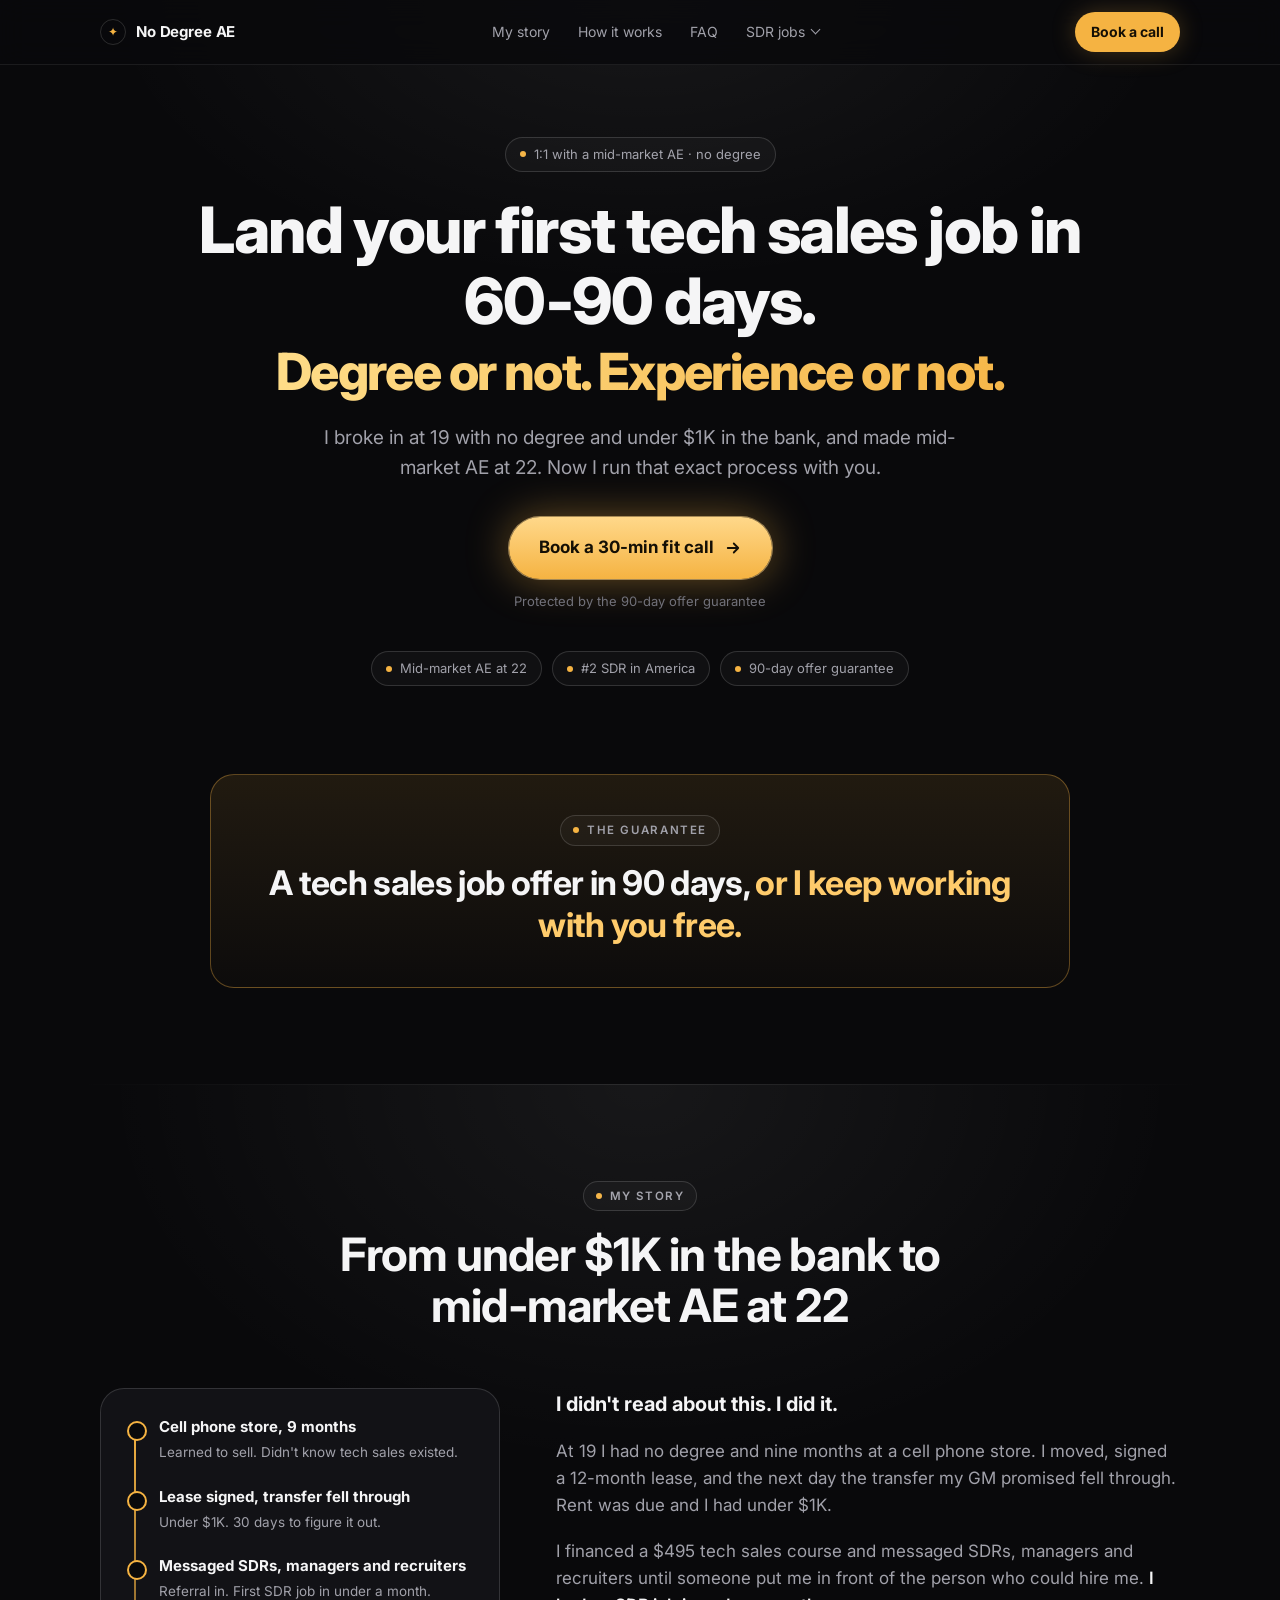
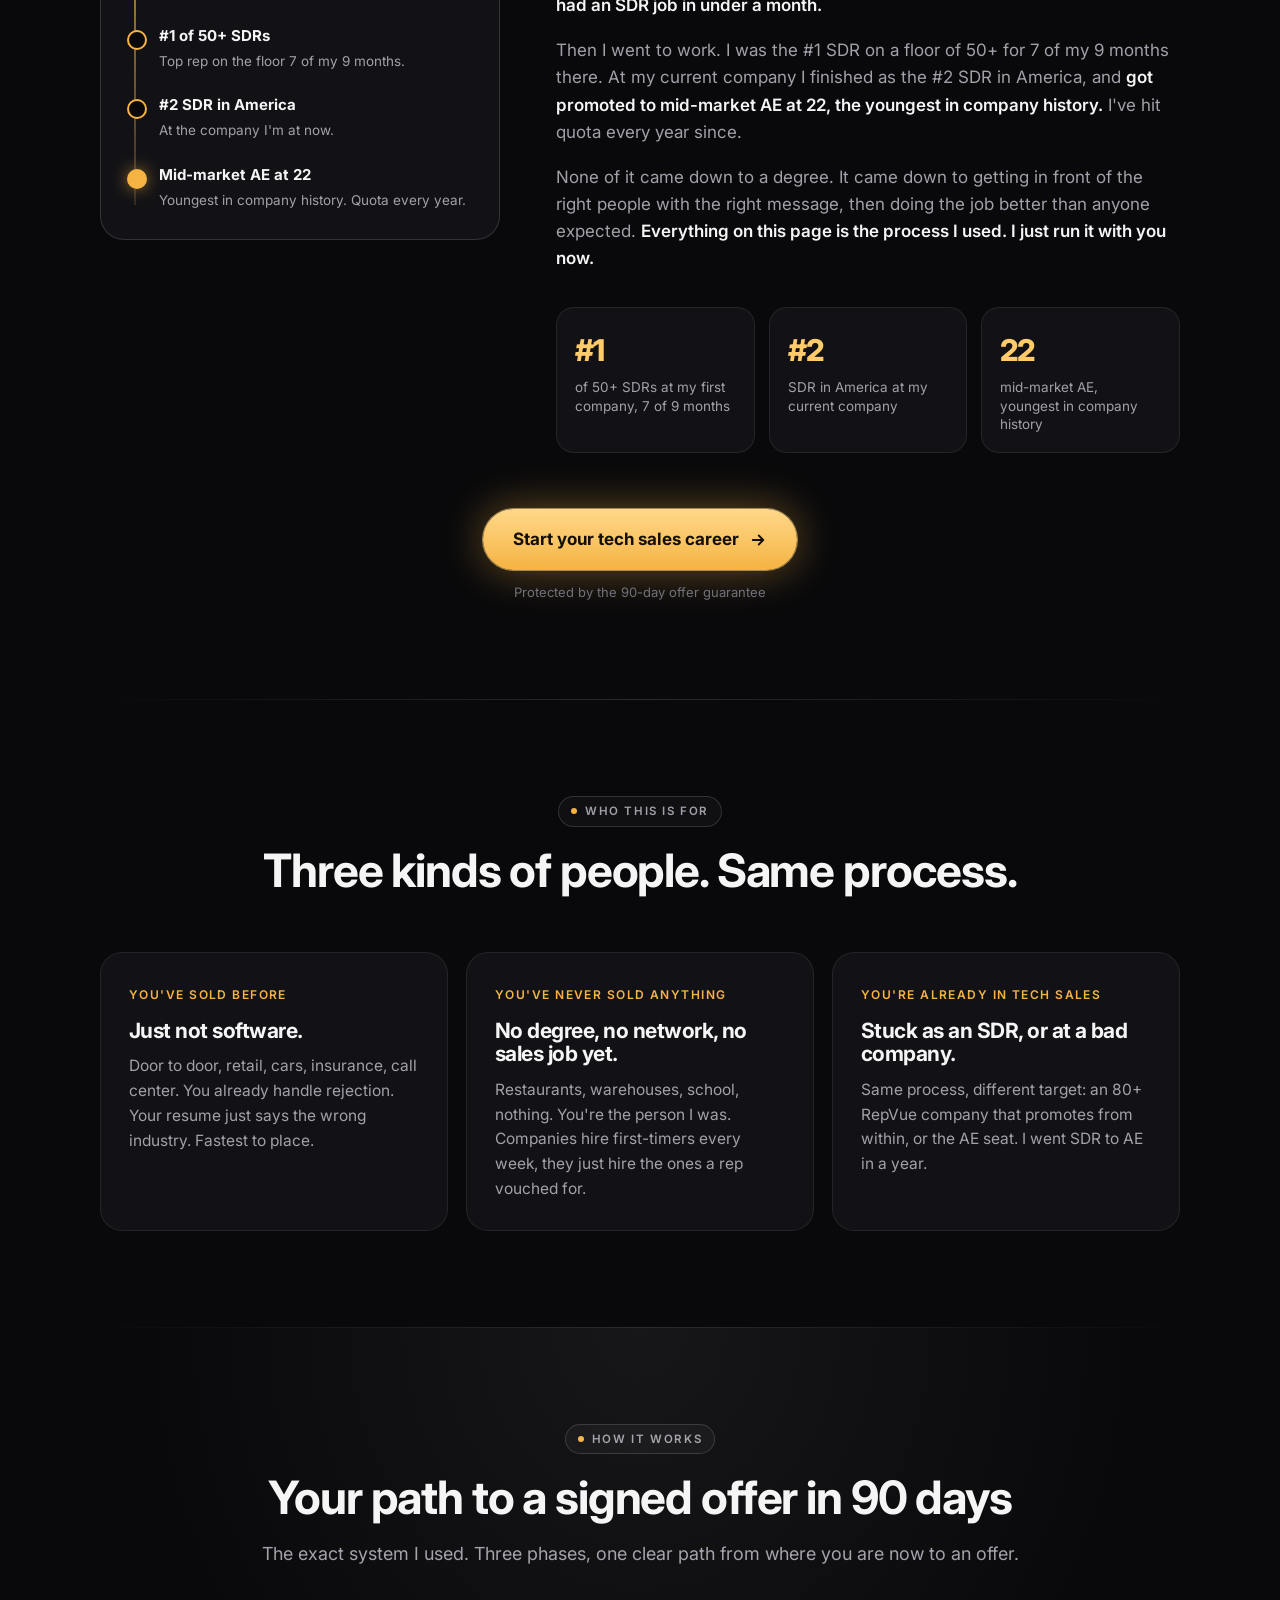
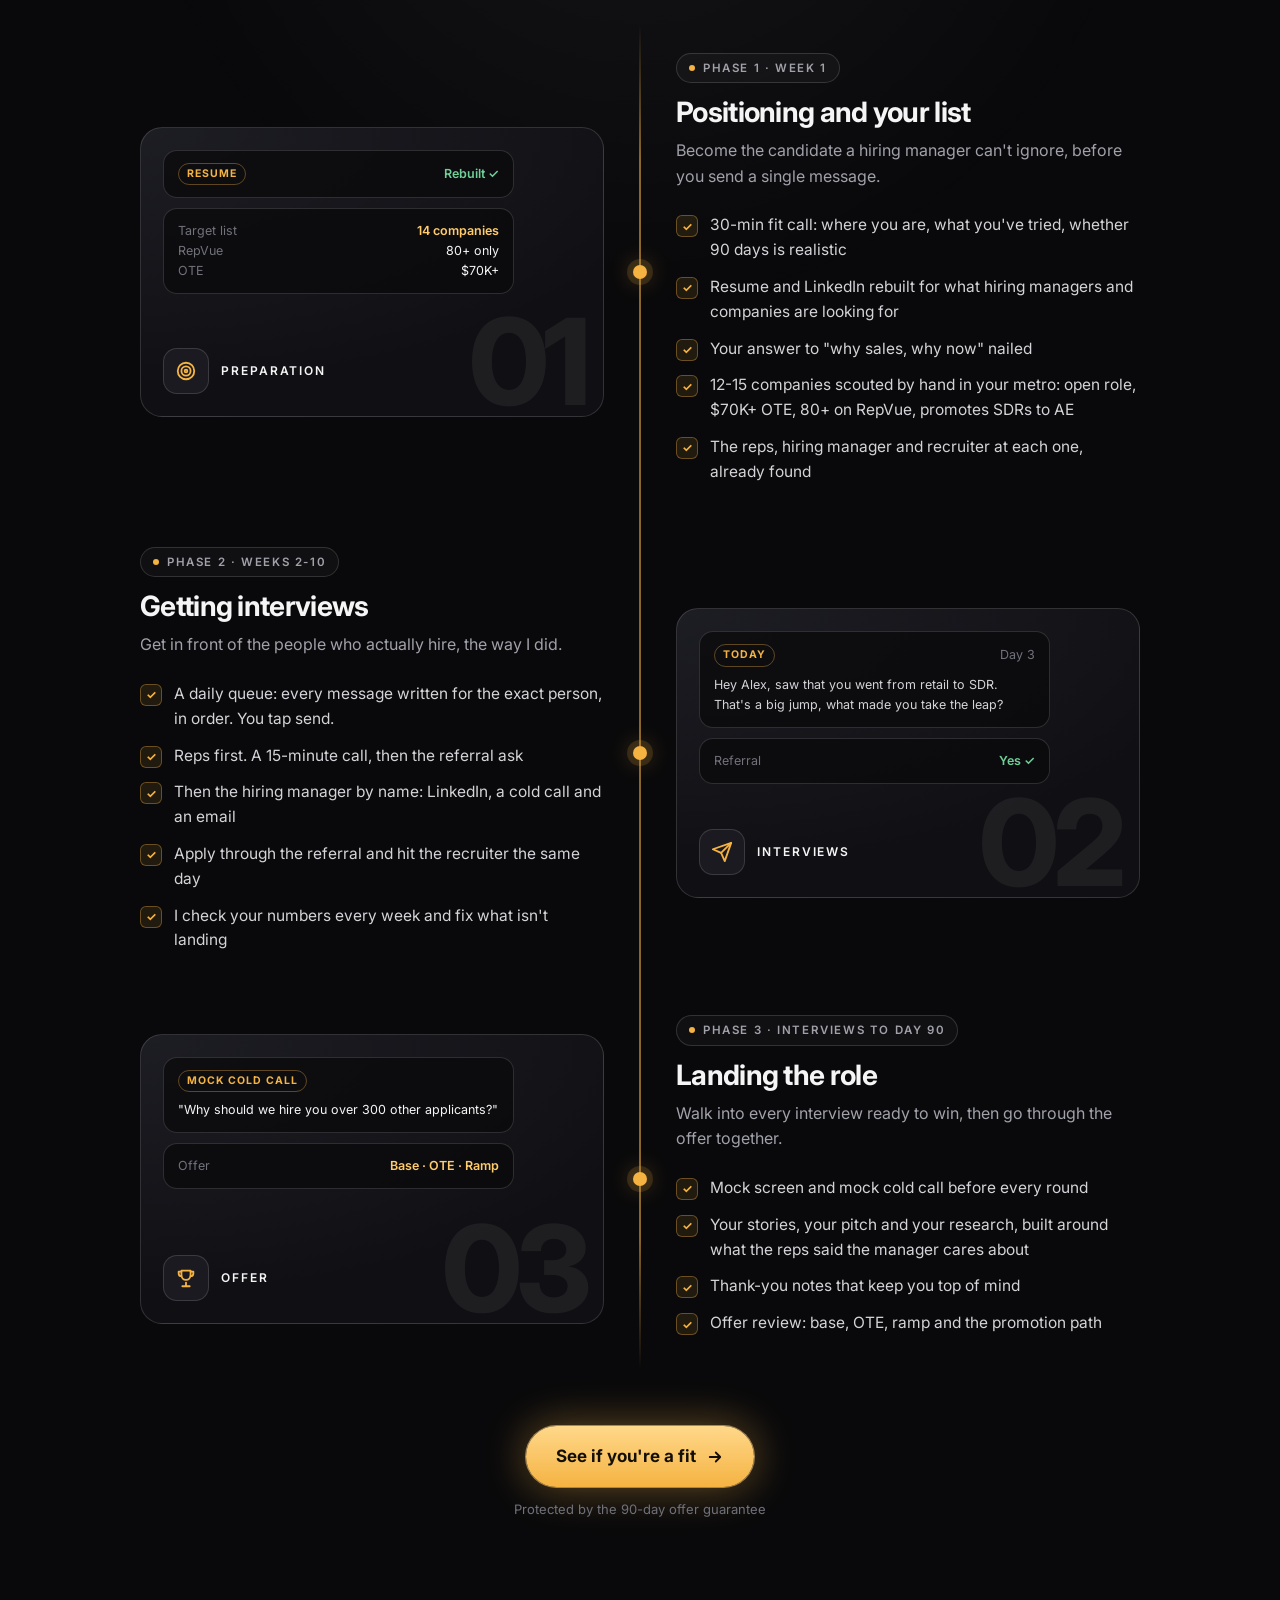
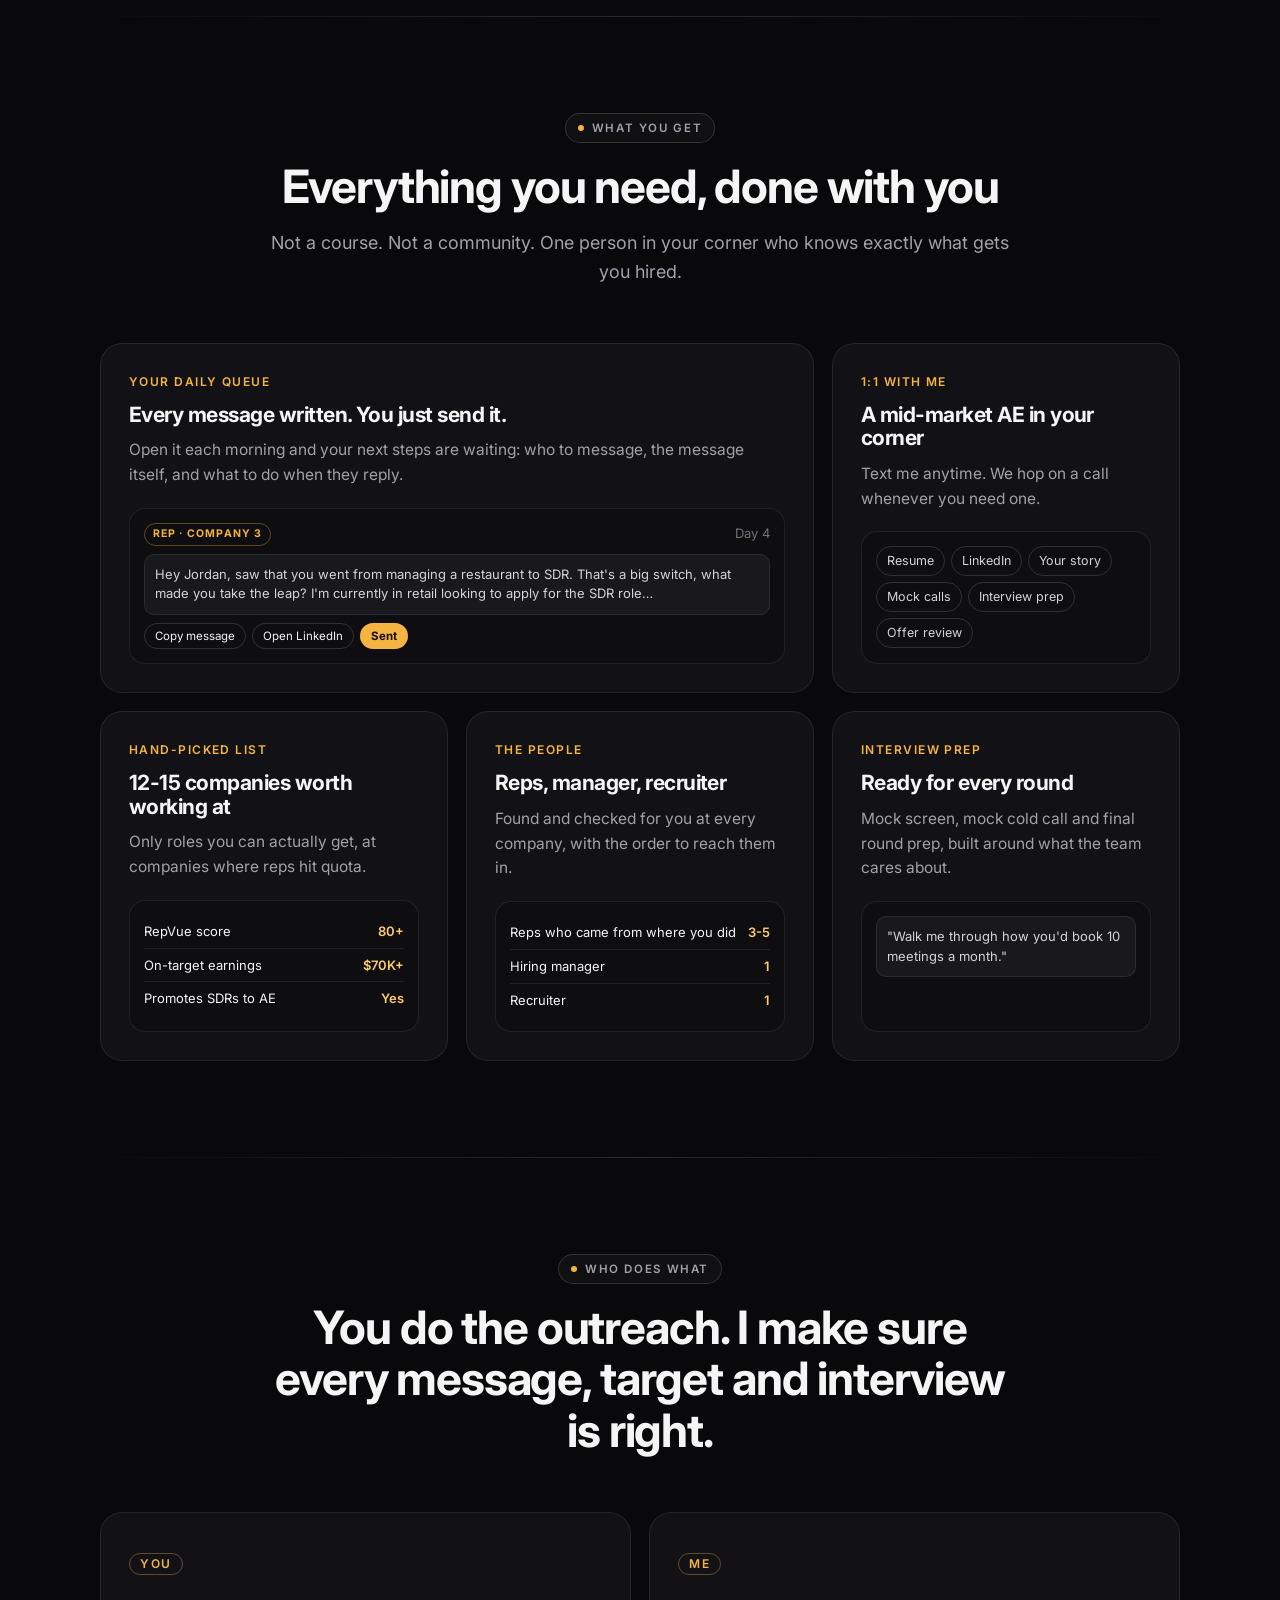
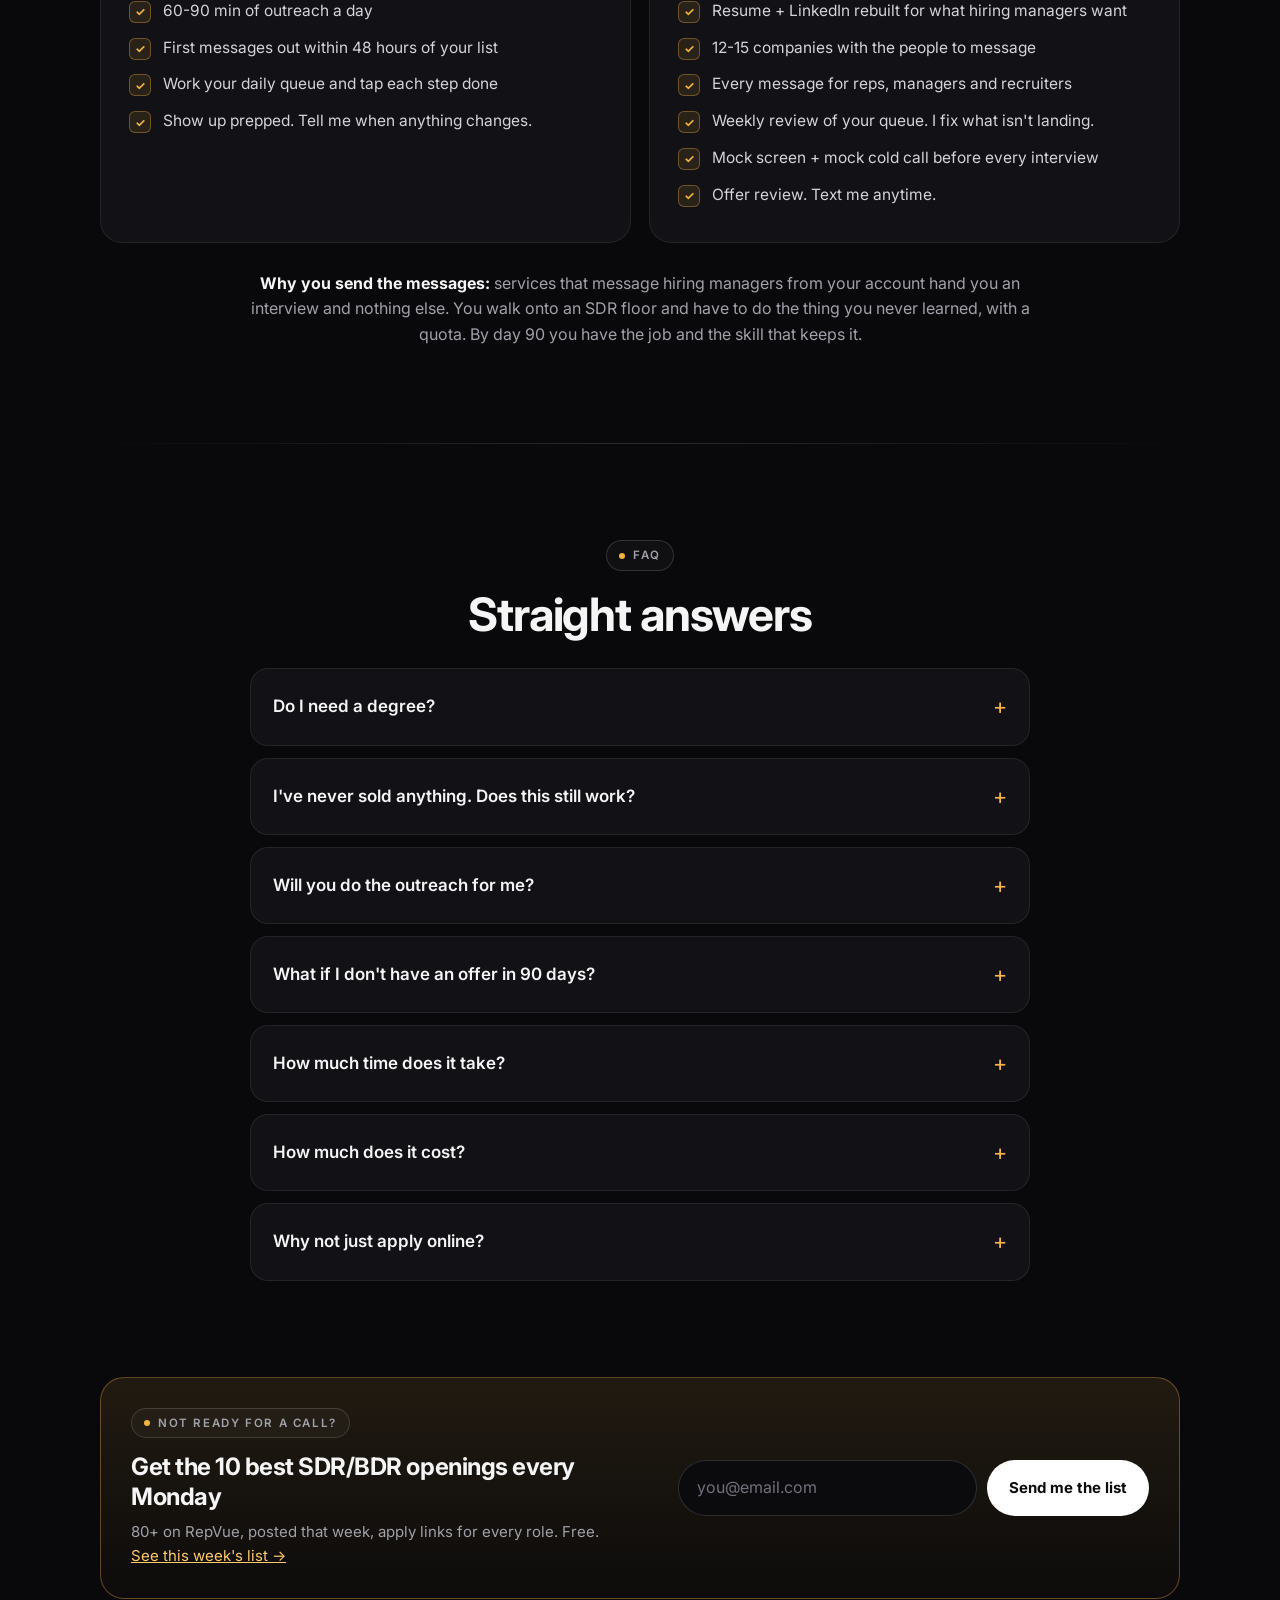
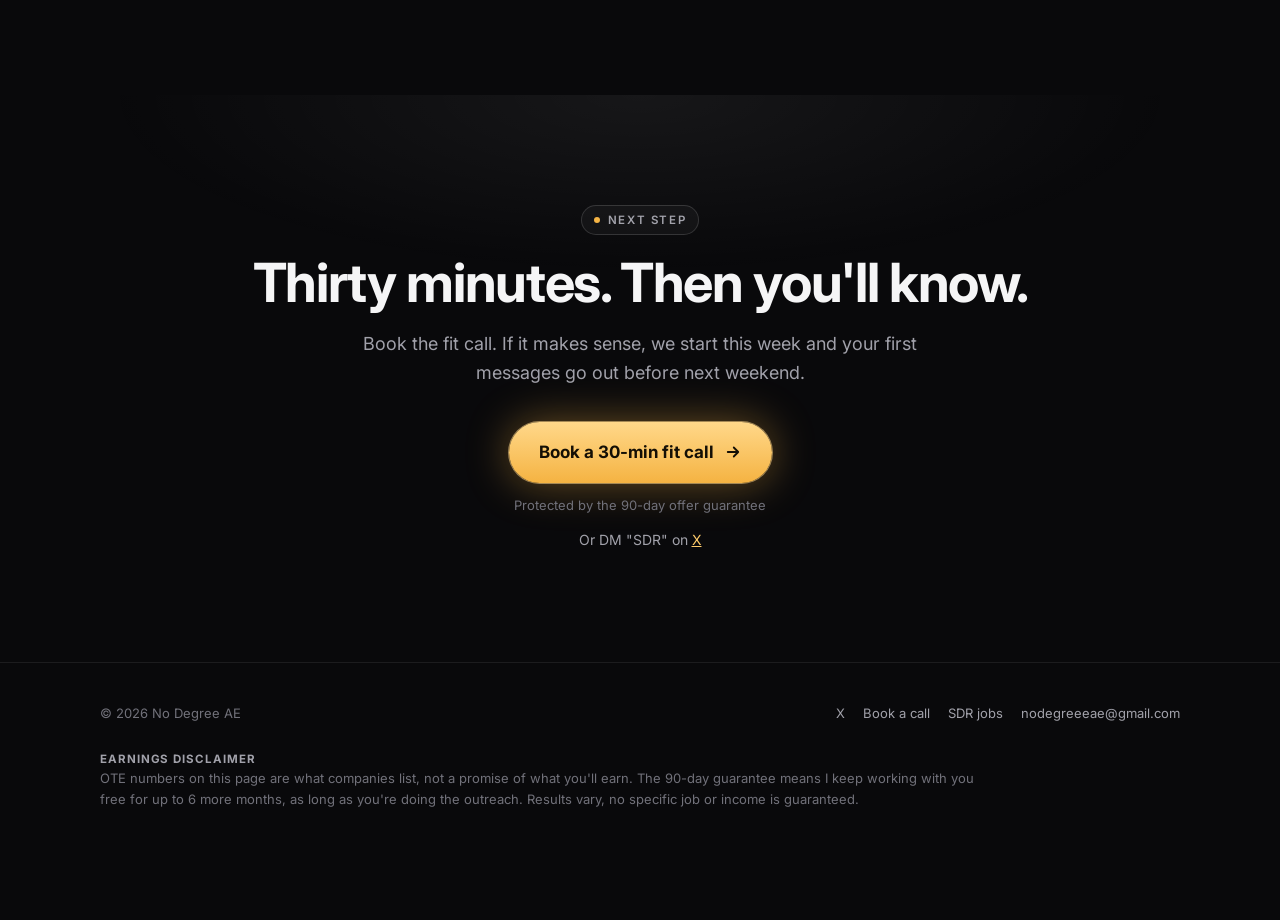
<file: index.html>
<!doctype html>
<html lang="en">
<head>
<meta charset="utf-8">
<meta name="viewport" content="width=device-width, initial-scale=1, viewport-fit=cover">
<meta name="description" content="A tech sales job in 60-90 days. Degree or not, experience or not. 1:1 with a mid-market AE who did it at 19 with no degree.">
<meta property="og:type" content="website">
<meta property="og:url" content="https://nodegreeae.com/">
<meta property="og:title" content="Land your first tech sales job in 60-90 days">
<meta property="og:description" content="1:1 with a mid-market AE who broke in with no degree. Degree or not. Experience or not.">
<meta property="og:image" content="https://nodegreeae.com/og-home.png">
<meta name="twitter:card" content="summary_large_image">
<meta name="twitter:image" content="https://nodegreeae.com/og-home.png">
<meta name="theme-color" content="#09090B">
<title>No Degree AE</title>
<!-- Google tag (gtag.js) -->
<script async src="https://www.googletagmanager.com/gtag/js?id=G-7WECSMBL4V"></script>
<script>
window.dataLayer=window.dataLayer||[];function gtag(){dataLayer.push(arguments);}
gtag('js',new Date());gtag('config','G-7WECSMBL4V');
</script>
<link rel="preconnect" href="https://fonts.googleapis.com">
<link rel="stylesheet" href="https://fonts.googleapis.com/css2?family=Inter:wght@400;500;600;700;800&display=swap">
<style>
:root{
  --bg:#09090B; --bg2:#0E0E11; --card:#121216; --card2:#17171C;
  --line:rgba(255,255,255,.08); --line2:rgba(255,255,255,.14);
  --fg:#F5F5F6; --muted:#A1A1AA; --dim:#71717A;
  --gold:#F5B342; --gold2:#FFCB6B; --gold-bg:rgba(245,179,66,.10); --gold-line:rgba(245,179,66,.35);
  color-scheme:dark;
}
*{box-sizing:border-box}
html{scroll-behavior:smooth;scroll-padding-top:72px}
body{margin:0;background:var(--bg);color:var(--fg);font-family:Inter,ui-sans-serif,system-ui,-apple-system,"Segoe UI",sans-serif;font-size:16px;line-height:1.6;-webkit-font-smoothing:antialiased}
a{color:inherit}
h1,h2,h3{margin:0;letter-spacing:-.025em;line-height:1.12;font-weight:700}
p{margin:0}
.wrap{max-width:1120px;margin:0 auto;padding:0 20px}
.narrow{max-width:760px;margin:0 auto}
.center{text-align:center}
section{padding:96px 0;position:relative}
.glow{position:absolute;inset:0;pointer-events:none;background:radial-gradient(60% 45% at 50% 0%,rgba(255,255,255,.06),transparent 70%)}
.sep{height:1px;background:linear-gradient(90deg,transparent,var(--line2),transparent);max-width:1120px;margin:0 auto}

/* nav */
nav{position:sticky;top:0;z-index:20;background:rgba(9,9,11,.82);backdrop-filter:blur(14px);-webkit-backdrop-filter:blur(14px);border-bottom:1px solid var(--line)}
nav .wrap{display:flex;align-items:center;justify-content:space-between;height:64px;gap:16px}
.logo{display:flex;align-items:center;gap:10px;font-weight:700;font-size:15px;text-decoration:none;letter-spacing:-.01em}
.logo i{width:26px;height:26px;border-radius:50%;border:1px solid var(--line2);display:grid;place-items:center;font-style:normal;font-size:12px;color:var(--gold)}
.links{display:flex;gap:4px}
.links a{font-size:14px;color:var(--muted);text-decoration:none;padding:6px 12px;border-radius:8px}
.links a:hover{color:var(--fg);background:rgba(255,255,255,.05)}
.nav-cta{background:var(--gold);color:#140F05;font-weight:700;font-size:14px;text-decoration:none;padding:9px 16px;border-radius:999px;white-space:nowrap;box-shadow:0 0 24px rgba(245,179,66,.25)}
@media (max-width:820px){.links{display:none}}
/* SDR jobs menu in the top bar */
.navmid{display:flex;align-items:center;gap:4px}
.dd{position:relative}
.dd-btn{font:inherit;font-size:14px;color:var(--muted);background:none;border:0;padding:6px 12px;border-radius:8px;cursor:pointer;display:inline-flex;align-items:center;gap:7px;white-space:nowrap}
.dd-btn:hover,.dd.open .dd-btn{color:var(--fg);background:rgba(255,255,255,.05)}
.dd-btn::after{content:"";width:6px;height:6px;border-right:1.5px solid currentColor;border-bottom:1.5px solid currentColor;transform:translateY(-2px) rotate(45deg);transition:transform .15s}
.dd.open .dd-btn::after{transform:translateY(1px) rotate(225deg)}
.dd-menu{position:absolute;top:calc(100% + 14px);left:50%;transform:translateX(-50%);width:340px;background:#121216;border:1px solid var(--line2);border-radius:18px;padding:8px;box-shadow:0 24px 60px rgba(0,0,0,.65);display:none;z-index:30;text-align:left}
.dd.open .dd-menu{display:grid;gap:2px}
.dd-menu a{display:block;text-decoration:none;padding:12px 14px;border-radius:12px;font-size:14px}
.dd-menu a:hover,.dd-menu a:focus-visible{background:rgba(255,255,255,.06);outline:0}
.dd-menu b{display:block;font-size:15px;font-weight:600;color:var(--fg);line-height:1.3}
.dd-menu span{display:block;font-size:13px;color:var(--muted);margin-top:3px;line-height:1.4}
.dd-menu a.dd-mail{border-top:1px solid var(--line);border-radius:0 0 12px 12px;margin-top:4px;color:var(--gold2);font-weight:600;font-size:13.5px}
@media (max-width:820px){
  nav .wrap{gap:8px}
  .navmid{margin-left:auto}
  .dd-btn{padding:6px 8px}
  .nav-cta{padding:9px 13px}
  .dd-menu{position:fixed;top:72px;left:16px;right:16px;width:auto;transform:none}
}
@media (max-width:370px){.logo{font-size:14px;gap:7px}.dd-btn{font-size:13px;padding:6px 6px}.nav-cta{font-size:13px;padding:8px 11px}}


/* pills */
.pill{display:inline-flex;align-items:center;gap:8px;border:1px solid var(--line2);background:rgba(255,255,255,.03);border-radius:999px;padding:6px 14px;font-size:13px;color:var(--muted)}
.pill::before{content:"";width:6px;height:6px;border-radius:50%;background:var(--gold)}
.pill.caps{font-size:11.5px;letter-spacing:.14em;text-transform:uppercase;font-weight:600;padding:5px 12px}
.pills{display:flex;flex-wrap:wrap;gap:10px;justify-content:center}

/* hero */
.hero{padding:72px 0 64px;text-align:center;overflow:hidden}
.hero h1{font-size:clamp(38px,6vw,64px);font-weight:800;margin:22px auto 0;max-width:900px}
.hero h1 span{display:block;color:#FFCB6B;background:linear-gradient(90deg,#FFE08F,#F5B342);-webkit-background-clip:text;background-clip:text;-webkit-text-fill-color:transparent;font-size:.8em;margin-top:.12em}
.hero .sub{color:var(--muted);font-size:clamp(17px,2vw,19px);max-width:640px;margin:22px auto 0}
.cta-block{margin-top:34px;display:flex;flex-direction:column;align-items:center;gap:12px}
.btn{display:inline-flex;align-items:center;gap:10px;background:linear-gradient(180deg,#FFD88A,#F5B342);color:#140F05;font-weight:700;font-size:17px;text-decoration:none;padding:17px 30px;border-radius:999px;box-shadow:0 0 0 1px rgba(255,216,138,.55),0 0 44px rgba(245,179,66,.42);transition:transform .15s ease}
.btn:hover{transform:translateY(-1px)}
.btn svg{width:18px;height:18px}
.fine{font-size:13px;color:var(--dim)}
.hero .pills{margin-top:40px}

/* guarantee */
.guar{border:1px solid var(--gold-line);background:linear-gradient(180deg,var(--gold-bg),rgba(245,179,66,.02));border-radius:24px;padding:40px 32px;text-align:center;max-width:860px;margin:0 auto;position:relative}
.guar .big{font-size:clamp(24px,3.4vw,34px);font-weight:700;margin-top:16px;letter-spacing:-.02em;line-height:1.25}
.guar .big b{color:var(--gold2);font-weight:700}
.guar p.s{color:var(--muted);margin-top:14px;font-size:15px}
.guar a{color:var(--gold2)}

/* section heads */
.head{text-align:center;max-width:760px;margin:0 auto 56px}
.head h2{font-size:clamp(30px,4.4vw,46px);margin-top:18px}
.head p{color:var(--muted);font-size:18px;margin-top:16px}

/* story */
.story{display:grid;grid-template-columns:400px 1fr;gap:56px;align-items:start}
.story-card{background:var(--card);border:1px solid var(--line2);border-radius:24px;padding:26px;position:sticky;top:96px}
.tl{list-style:none;margin:0;padding:0;position:relative}
.tl::before{content:"";position:absolute;left:7px;top:8px;bottom:8px;width:2px;background:linear-gradient(var(--gold),rgba(245,179,66,.15))}
.tl li{position:relative;padding:0 0 20px 32px}
.tl li:last-child{padding-bottom:0}
.tl li::before{content:"";position:absolute;left:0;top:6px;width:16px;height:16px;border-radius:50%;background:var(--bg);border:2px solid var(--gold)}
.tl li.now::before{background:var(--gold);box-shadow:0 0 16px rgba(245,179,66,.6)}
.tl b{display:block;font-size:15px}
.tl span{font-size:13.5px;color:var(--muted)}
.story-text .hi{font-size:20px;font-weight:700}
.story-text p{color:var(--muted);font-size:17px;margin-top:18px}
.story-text p strong{color:var(--fg);font-weight:600}
.stats{display:grid;grid-template-columns:repeat(3,1fr);gap:14px;margin-top:34px}
.stat{background:var(--card);border:1px solid var(--line);border-radius:18px;padding:18px}
.stat b{display:block;font-size:30px;font-weight:800;letter-spacing:-.03em;color:var(--gold2)}
.stat span{font-size:13.5px;color:var(--muted);line-height:1.4;display:block;margin-top:4px}
@media (max-width:900px){.story{grid-template-columns:1fr;gap:36px}.story-card{position:static}}
@media (max-width:560px){.stats{grid-template-columns:1fr}}

/* who */
.grid3{display:grid;grid-template-columns:repeat(3,1fr);gap:18px}
.card{background:var(--card);border:1px solid var(--line);border-radius:22px;padding:28px}
.card .tag{font-size:12px;letter-spacing:.12em;text-transform:uppercase;font-weight:600;color:var(--gold)}
.card h3{font-size:21px;margin-top:12px}
.card p{color:var(--muted);margin-top:12px;font-size:15.5px}
@media (max-width:900px){.grid3{grid-template-columns:1fr}}

/* phases */
.phases{position:relative;max-width:1000px;margin:0 auto}
.phases::before{content:"";position:absolute;left:50%;top:0;bottom:0;width:2px;transform:translateX(-50%);background:linear-gradient(transparent,rgba(245,179,66,.55) 10%,rgba(245,179,66,.55) 90%,transparent)}
.phase{display:grid;grid-template-columns:1fr 1fr;gap:72px;align-items:center;position:relative;padding:28px 0}
.phase::after{content:"";position:absolute;left:50%;top:50%;width:14px;height:14px;border-radius:50%;background:var(--gold);transform:translate(-50%,-50%);box-shadow:0 0 0 6px rgba(245,179,66,.15),0 0 24px rgba(245,179,66,.6)}
.phase.flip .ph-visual{order:2}
.ph-visual{background:radial-gradient(120% 90% at 0% 0%,#1D1D24,#101014);border:1px solid var(--line2);border-radius:22px;aspect-ratio:16/10;position:relative;overflow:hidden;padding:22px}
.ph-visual .num{position:absolute;right:18px;bottom:-6px;font-size:120px;font-weight:800;letter-spacing:-.05em;color:rgba(255,255,255,.06);line-height:1}
.ph-visual .ico{position:absolute;left:22px;bottom:22px;display:flex;align-items:center;gap:12px;font-size:12px;letter-spacing:.16em;font-weight:600}
.ph-visual .ico i{width:46px;height:46px;border-radius:14px;background:#1A1A20;border:1px solid var(--line2);display:grid;place-items:center;font-style:normal;color:var(--gold)}
.ph-visual .ico svg{width:22px;height:22px}
.ph-text h3{font-size:28px;margin-top:14px}
.ph-text > p{color:var(--muted);margin-top:10px}
.checks{list-style:none;padding:0;margin:18px 0 0}
.checks li{display:flex;gap:12px;align-items:flex-start;color:#D4D4D8;font-size:15.5px;padding:6px 0}
.checks li::before{content:"✓";flex:0 0 20px;height:20px;border-radius:6px;background:var(--gold-bg);border:1px solid var(--gold-line);color:var(--gold);font-size:12px;font-weight:700;display:grid;place-items:center;margin-top:2px}
@media (max-width:860px){.phases::before{left:8px}.phase{grid-template-columns:1fr;gap:22px;padding:24px 0 24px 34px}.phase::after{left:8px;top:40px}.phase.flip .ph-visual{order:0}.ph-visual{aspect-ratio:auto;padding-bottom:88px}.ph-visual .num{font-size:96px}.mini{max-width:100%}}

/* mini UI in phase visuals */
.mini{background:rgba(9,9,11,.7);border:1px solid var(--line2);border-radius:14px;padding:12px 14px;font-size:12.5px;max-width:84%;margin-bottom:10px}
.mini .r{display:flex;justify-content:space-between;gap:10px;align-items:center}
.mini .k{color:var(--dim)}
.mini .g{color:var(--gold2);font-weight:600}
.mini .ok{color:#6FCF97;font-weight:600}
.chip{display:inline-block;font-size:10.5px;letter-spacing:.1em;text-transform:uppercase;font-weight:700;color:var(--gold);border:1px solid var(--gold-line);border-radius:99px;padding:2px 8px}

/* features */
.feat{display:grid;grid-template-columns:repeat(3,1fr);gap:18px}
.feat .card{display:flex;flex-direction:column}
.feat .card .demo{margin-top:20px;background:var(--bg2);border:1px solid var(--line);border-radius:16px;padding:14px;font-size:13px;flex:1}
.feat .tags{display:flex;flex-wrap:wrap;gap:6px}
.feat .tags span{border:1px solid var(--line2);border-radius:99px;padding:4px 10px;color:#D4D4D8;font-size:12.5px}
.demo .msg{background:#18181D;border:1px solid var(--line);border-radius:10px;padding:10px;color:#D4D4D8;margin-top:8px;line-height:1.5}
.demo .btns{display:flex;gap:6px;margin-top:8px}
.demo .btns span{border:1px solid var(--line2);border-radius:99px;padding:3px 10px;font-size:11.5px}
.demo .btns span.p{background:var(--gold);color:#140F05;border-color:transparent;font-weight:700}
.demo .row{display:flex;justify-content:space-between;padding:6px 0;border-bottom:1px solid var(--line)}
.demo .row:last-child{border-bottom:0}
.demo .row span:last-child{color:var(--gold2);font-weight:600}
@media (max-width:900px){.feat{grid-template-columns:1fr}}
.feat .wide{grid-column:span 2}
@media (max-width:900px){.feat .wide{grid-column:auto}}

/* split */
.split{display:grid;grid-template-columns:1fr 1fr;gap:18px}
.split .card h3{display:flex;align-items:center;gap:10px}
.split .card h3 i{font-style:normal;font-size:12px;letter-spacing:.14em;text-transform:uppercase;color:var(--gold);border:1px solid var(--gold-line);border-radius:99px;padding:3px 10px;font-weight:600}
.note{max-width:820px;margin:28px auto 0;text-align:center;color:var(--muted);font-size:16px}
.note b{color:var(--fg)}
@media (max-width:760px){.split{grid-template-columns:1fr}}

/* price */
.price{max-width:560px;margin:0 auto;background:linear-gradient(180deg,#16161B,#0F0F13);border:1px solid var(--line2);border-radius:28px;padding:40px 34px;text-align:center;box-shadow:0 30px 80px rgba(0,0,0,.5)}
.price .amt{font-size:64px;font-weight:800;letter-spacing:-.04em;margin-top:14px}
.price .amt small{font-size:18px;color:var(--muted);font-weight:500;letter-spacing:0}
.price .checks{text-align:left;max-width:400px;margin:24px auto 0}
.price .btn{margin-top:28px}
.price .fine{margin-top:14px}

/* faq */
.faq{max-width:780px;margin:0 auto}
details{border:1px solid var(--line);background:var(--card);border-radius:18px;margin-top:12px;padding:0 22px}
summary{list-style:none;cursor:pointer;padding:20px 0;font-weight:600;font-size:17px;display:flex;justify-content:space-between;gap:16px;align-items:center}
summary::-webkit-details-marker{display:none}
summary::after{content:"+";font-size:22px;color:var(--gold);font-weight:400;transition:transform .2s}
details[open] summary::after{transform:rotate(45deg)}
details p{color:var(--muted);padding:0 0 20px;font-size:15.5px}

/* final */
.final{text-align:center;padding:110px 0}
.final h2{font-size:clamp(34px,5vw,54px)}
.final p.s{color:var(--muted);font-size:18px;margin:16px auto 0;max-width:560px}
.final .alt{margin-top:14px;font-size:14px;color:var(--muted)}
.final .alt a{color:var(--gold2)}

footer{border-top:1px solid var(--line);padding:40px 0 110px;color:var(--dim);font-size:13px}
footer .top{display:flex;justify-content:space-between;flex-wrap:wrap;gap:16px;align-items:center}
footer .top div{display:flex;gap:18px}
footer a{color:var(--muted);text-decoration:none}
footer .legal{margin-top:24px;line-height:1.6;max-width:900px}
footer .legal b{color:var(--muted);letter-spacing:.08em;font-size:11.5px}

 .jobs-band{display:grid;grid-template-columns:1.1fr 1fr;gap:28px;align-items:center;background:linear-gradient(180deg,var(--gold-bg),rgba(245,179,66,.02));border:1px solid var(--gold-line);border-radius:24px;padding:30px 30px}
.jobs-band b{display:block;font-size:24px;letter-spacing:-.02em;margin-top:14px;line-height:1.25}
.jobs-band em{display:block;font-style:normal;color:var(--muted);font-size:15px;margin-top:8px}
.jobs-band em a{color:var(--gold2);white-space:nowrap}
.jb-form .row{display:flex;gap:10px;flex-wrap:wrap}
.jb-form input[type=email]{flex:1 1 200px;min-width:0;background:#0B0B0E;border:1px solid var(--line2);border-radius:999px;color:var(--fg);font:inherit;font-size:16px;padding:14px 18px}
.jb-form input[type=email]::placeholder{color:var(--dim)}
.jb-form input[type=email]:focus{outline:none;border-color:var(--gold)}
.jb-form button{background:#fff;color:#0A0A0B;border:0;border-radius:999px;font:inherit;font-weight:700;font-size:15px;padding:14px 22px;cursor:pointer;white-space:nowrap}
.jb-form button:disabled{opacity:.6;cursor:default}
.jb-form .msg{font-size:14px;color:var(--muted);margin-top:10px}
.jb-form .msg:empty{display:none}
.jb-form .msg.ok{color:#6FCF97;font-weight:600}
.hp,.sr{position:absolute;left:-9999px}
@media (max-width:820px){.jobs-band{grid-template-columns:1fr;padding:24px 20px}.jb-form button{flex:1 1 100%}}
.sticky{position:fixed;left:0;right:0;bottom:0;z-index:30;padding:12px 16px calc(12px + env(safe-area-inset-bottom,0px));background:linear-gradient(transparent,rgba(9,9,11,.95) 30%);display:none}
.sticky .btn{width:100%;justify-content:center;font-size:16px;padding:15px 20px}
@media (max-width:760px){.sticky.show{display:block}}
:focus-visible{outline:2px solid var(--gold);outline-offset:3px}
@media (max-width:560px){section{padding:72px 0}.hero{padding:52px 0 48px}.guar{padding:30px 20px}.price{padding:32px 20px}.card{padding:22px}.btn{font-size:16px;padding:16px 24px}}
</style>
</head>
<body>

<nav><div class="wrap">
  <a class="logo" href="#top"><i>&#10022;</i>No Degree AE</a>
  <div class="navmid"><div class="links"><a href="#story">My story</a><a href="#how">How it works</a><a href="#faq">FAQ</a></div><div class="dd" id="jobsdd"><button class="dd-btn" type="button" aria-haspopup="true" aria-expanded="false" aria-controls="jobsmenu">SDR jobs</button><div class="dd-menu" id="jobsmenu"><a href="/jobs"><b>Top new SDR jobs this week</b><span>The 10 best openings, 80+ on RepVue. New list every Monday.</span></a><a href="/no-experience"><b>No experience required</b><span>10 tech companies hiring SDRs right now.</span></a><a class="dd-mail" href="/jobs#signup">Get new SDR jobs by email every Monday &rarr;</a></div></div></div>
  <a class="nav-cta" href="https://calendly.com/nodegreeeae/30min" target="_blank" rel="noopener">Book a call</a>
</div></nav>

<header class="hero" id="top">
  <div class="glow"></div>
  <div class="wrap">
    <span class="pill">1:1 with a mid-market AE · no degree</span>
    <h1>Land your first tech sales job in 60‑90 days. <span>Degree or not. Experience or not.</span></h1>
    <p class="sub">I broke in at 19 with no degree and under $1K in the bank, and made mid-market AE at 22. Now I run that exact process with you.</p>
    <div class="cta-block">
      <a class="btn" id="cta-hero" href="https://calendly.com/nodegreeeae/30min" target="_blank" rel="noopener">Book a 30-min fit call <svg viewBox="0 0 24 24" fill="none" stroke="currentColor" stroke-width="2.4" stroke-linecap="round" stroke-linejoin="round"><path d="M5 12h14M13 6l6 6-6 6"/></svg></a>
      <span class="fine">Protected by the 90-day offer guarantee</span>
    </div>
    <div class="pills"><span class="pill">Mid-market AE at 22</span><span class="pill">#2 SDR in America</span><span class="pill">90-day offer guarantee</span></div>
  </div>
</header>

<section id="guarantee" style="padding-top:24px">
  <div class="wrap">
    <div class="guar">
      <span class="pill caps">The guarantee</span>
      <p class="big">A tech sales job offer in 90 days, <b>or I keep working with you free.</b></p>
    </div>
  </div>
</section>

<div class="sep"></div>

<section id="story">
  <div class="glow"></div>
  <div class="wrap">
    <div class="head">
      <span class="pill caps">My story</span>
      <h2>From under $1K in the bank to mid&#8209;market AE at 22</h2>
    </div>
    <div class="story">
      <div class="story-card">
        <ul class="tl">
          <li><b>Cell phone store, 9 months</b><span>Learned to sell. Didn't know tech sales existed.</span></li>
          <li><b>Lease signed, transfer fell through</b><span>Under $1K. 30 days to figure it out.</span></li>
          <li><b>Messaged SDRs, managers and recruiters</b><span>Referral in. First SDR job in under a month.</span></li>
          <li><b>#1 of 50+ SDRs</b><span>Top rep on the floor 7 of my 9 months.</span></li>
          <li><b>#2 SDR in America</b><span>At the company I'm at now.</span></li>
          <li class="now"><b>Mid-market AE at 22</b><span>Youngest in company history. Quota every year.</span></li>
        </ul>
      </div>
      <div class="story-text">
        <p class="hi" style="color:var(--fg);margin-top:0">I didn't read about this. I did it.</p>
        <p>At 19 I had no degree and nine months at a cell phone store. I moved, signed a 12-month lease, and the next day the transfer my GM promised fell through. Rent was due and I had under $1K.</p>
        <p>I financed a $495 tech sales course and messaged SDRs, managers and recruiters until someone put me in front of the person who could hire me. <strong>I had an SDR job in under a month.</strong></p>
        <p>Then I went to work. I was the #1 SDR on a floor of 50+ for 7 of my 9 months there. At my current company I finished as the #2 SDR in America, and <strong>got promoted to mid-market AE at 22, the youngest in company history.</strong> I've hit quota every year since.</p>
        <p>None of it came down to a degree. It came down to getting in front of the right people with the right message, then doing the job better than anyone expected. <strong>Everything on this page is the process I used. I just run it with you now.</strong></p>
        <div class="stats">
          <div class="stat"><b>#1</b><span>of 50+ SDRs at my first company, 7 of 9 months</span></div>
          <div class="stat"><b>#2</b><span>SDR in America at my current company</span></div>
          <div class="stat"><b>22</b><span>mid-market AE, youngest in company history</span></div>
        </div>
      </div>
    </div>
    <div class="cta-block" style="margin-top:56px">
      <a class="btn" href="https://calendly.com/nodegreeeae/30min" target="_blank" rel="noopener">Start your tech sales career <svg viewBox="0 0 24 24" fill="none" stroke="currentColor" stroke-width="2.4" stroke-linecap="round" stroke-linejoin="round"><path d="M5 12h14M13 6l6 6-6 6"/></svg></a>
      <span class="fine">Protected by the 90-day offer guarantee</span>
    </div>
  </div>
</section>

<div class="sep"></div>

<section id="who">
  <div class="wrap">
    <div class="head">
      <span class="pill caps">Who this is for</span>
      <h2>Three kinds of people. Same process.</h2>
    </div>
    <div class="grid3">
      <div class="card"><span class="tag">You've sold before</span><h3>Just not software.</h3><p>Door to door, retail, cars, insurance, call center. You already handle rejection. Your resume just says the wrong industry. Fastest to place.</p></div>
      <div class="card"><span class="tag">You've never sold anything</span><h3>No degree, no network, no sales job yet.</h3><p>Restaurants, warehouses, school, nothing. You're the person I was. Companies hire first-timers every week, they just hire the ones a rep vouched for.</p></div>
      <div class="card"><span class="tag">You're already in tech sales</span><h3>Stuck as an SDR, or at a bad company.</h3><p>Same process, different target: an 80+ RepVue company that promotes from within, or the AE seat. I went SDR to AE in a year.</p></div>
    </div>
  </div>
</section>

<div class="sep"></div>

<section id="how">
  <div class="glow"></div>
  <div class="wrap">
    <div class="head">
      <span class="pill caps">How it works</span>
      <h2>Your path to a signed offer in 90 days</h2>
      <p>The exact system I used. Three phases, one clear path from where you are now to an offer.</p>
    </div>
    <div class="phases">
      <div class="phase">
        <div class="ph-visual">
          <div class="mini"><div class="r"><span class="chip">Resume</span><span class="ok">Rebuilt ✓</span></div></div>
          <div class="mini"><div class="r"><span class="k">Target list</span><span class="g">14 companies</span></div><div class="r"><span class="k">RepVue</span><span>80+ only</span></div><div class="r"><span class="k">OTE</span><span>$70K+</span></div></div>
          <div class="num">01</div>
          <div class="ico"><i><svg viewBox="0 0 24 24" fill="none" stroke="currentColor" stroke-width="2" stroke-linecap="round" stroke-linejoin="round"><circle cx="12" cy="12" r="9"/><circle cx="12" cy="12" r="5"/><circle cx="12" cy="12" r="1.5"/></svg></i>PREPARATION</div>
        </div>
        <div class="ph-text">
          <span class="pill caps">Phase 1 · Week 1</span>
          <h3>Positioning and your list</h3>
          <p>Become the candidate a hiring manager can't ignore, before you send a single message.</p>
          <ul class="checks">
            <li>30-min fit call: where you are, what you've tried, whether 90 days is realistic</li>
            <li>Resume and LinkedIn rebuilt for what hiring managers and companies are looking for</li>
            <li>Your answer to "why sales, why now" nailed</li>
            <li>12-15 companies scouted by hand in your metro: open role, $70K+ OTE, 80+ on RepVue, promotes SDRs to AE</li>
            <li>The reps, hiring manager and recruiter at each one, already found</li>
          </ul>
        </div>
      </div>
      <div class="phase flip">
        <div class="ph-visual">
          <div class="mini"><div class="r"><span class="chip">Today</span><span class="k">Day 3</span></div><div class="msg" style="margin-top:8px;color:#D4D4D8">Hey Alex, saw that you went from retail to SDR. That's a big jump, what made you take the leap?</div></div>
          <div class="mini"><div class="r"><span class="k">Referral</span><span class="ok">Yes ✓</span></div></div>
          <div class="num">02</div>
          <div class="ico"><i><svg viewBox="0 0 24 24" fill="none" stroke="currentColor" stroke-width="2" stroke-linecap="round" stroke-linejoin="round"><path d="M22 2 11 13"/><path d="M22 2 15 22l-4-9-9-4z"/></svg></i>INTERVIEWS</div>
        </div>
        <div class="ph-text">
          <span class="pill caps">Phase 2 · Weeks 2-10</span>
          <h3>Getting interviews</h3>
          <p>Get in front of the people who actually hire, the way I did.</p>
          <ul class="checks">
            <li>A daily queue: every message written for the exact person, in order. You tap send.</li>
            <li>Reps first. A 15-minute call, then the referral ask</li>
            <li>Then the hiring manager by name: LinkedIn, a cold call and an email</li>
            <li>Apply through the referral and hit the recruiter the same day</li>
            <li>I check your numbers every week and fix what isn't landing</li>
          </ul>
        </div>
      </div>
      <div class="phase">
        <div class="ph-visual">
          <div class="mini"><div class="r"><span class="chip">Mock cold call</span></div><div class="msg" style="margin-top:8px">"Why should we hire you over 300 other applicants?"</div></div>
          <div class="mini"><div class="r"><span class="k">Offer</span><span class="g">Base · OTE · Ramp</span></div></div>
          <div class="num">03</div>
          <div class="ico"><i><svg viewBox="0 0 24 24" fill="none" stroke="currentColor" stroke-width="2" stroke-linecap="round" stroke-linejoin="round"><path d="M8 21h8M12 17v4M7 4h10v5a5 5 0 0 1-10 0z"/><path d="M17 5h3v2a3 3 0 0 1-3 3M7 5H4v2a3 3 0 0 0 3 3"/></svg></i>OFFER</div>
        </div>
        <div class="ph-text">
          <span class="pill caps">Phase 3 · Interviews to day 90</span>
          <h3>Landing the role</h3>
          <p>Walk into every interview ready to win, then go through the offer together.</p>
          <ul class="checks">
            <li>Mock screen and mock cold call before every round</li>
            <li>Your stories, your pitch and your research, built around what the reps said the manager cares about</li>
                        <li>Thank-you notes that keep you top of mind</li>
            <li>Offer review: base, OTE, ramp and the promotion path</li>
          </ul>
        </div>
      </div>
    </div>
    <div class="cta-block" style="margin-top:56px">
      <a class="btn" href="https://calendly.com/nodegreeeae/30min" target="_blank" rel="noopener">See if you're a fit <svg viewBox="0 0 24 24" fill="none" stroke="currentColor" stroke-width="2.4" stroke-linecap="round" stroke-linejoin="round"><path d="M5 12h14M13 6l6 6-6 6"/></svg></a>
      <span class="fine">Protected by the 90-day offer guarantee</span>
    </div>
  </div>
</section>

<div class="sep"></div>

<section id="included">
  <div class="wrap">
    <div class="head">
      <span class="pill caps">What you get</span>
      <h2>Everything you need, done with you</h2>
      <p>Not a course. Not a community. One person in your corner who knows exactly what gets you hired.</p>
    </div>
    <div class="feat">
      <div class="card wide">
        <span class="tag">Your daily queue</span>
        <h3>Every message written. You just send it.</h3>
        <p>Open it each morning and your next steps are waiting: who to message, the message itself, and what to do when they reply.</p>
        <div class="demo">
          <div class="r" style="display:flex;justify-content:space-between"><span class="chip">Rep · Company 3</span><span style="color:var(--dim)">Day 4</span></div>
          <div class="msg">Hey Jordan, saw that you went from managing a restaurant to SDR. That's a big switch, what made you take the leap? I'm currently in retail looking to apply for the SDR role…</div>
          <div class="btns"><span>Copy message</span><span>Open LinkedIn</span><span class="p">Sent</span></div>
        </div>
      </div>
      <div class="card">
        <span class="tag">1:1 with me</span>
        <h3>A mid-market AE in your corner</h3>
        <p>Text me anytime. We hop on a call whenever you need one.</p>
        <div class="demo"><div class="tags"><span>Resume</span><span>LinkedIn</span><span>Your story</span><span>Mock calls</span><span>Interview prep</span><span>Offer review</span></div></div>
      </div>
      <div class="card">
        <span class="tag">Hand-picked list</span>
        <h3>12-15 companies worth working at</h3>
        <p>Only roles you can actually get, at companies where reps hit quota.</p>
        <div class="demo"><div class="row"><span>RepVue score</span><span>80+</span></div><div class="row"><span>On-target earnings</span><span>$70K+</span></div><div class="row"><span>Promotes SDRs to AE</span><span>Yes</span></div></div>
      </div>
      <div class="card">
        <span class="tag">The people</span>
        <h3>Reps, manager, recruiter</h3>
        <p>Found and checked for you at every company, with the order to reach them in.</p>
        <div class="demo"><div class="row"><span>Reps who came from where you did</span><span>3-5</span></div><div class="row"><span>Hiring manager</span><span>1</span></div><div class="row"><span>Recruiter</span><span>1</span></div></div>
      </div>
      <div class="card">
        <span class="tag">Interview prep</span>
        <h3>Ready for every round</h3>
        <p>Mock screen, mock cold call and final round prep, built around what the team cares about.</p>
        <div class="demo"><div class="msg" style="margin-top:0">"Walk me through how you'd book 10 meetings a month."</div></div>
      </div>
    </div>
  </div>
</section>

<div class="sep"></div>

<section id="split">
  <div class="wrap">
    <div class="head">
      <span class="pill caps">Who does what</span>
      <h2>You do the outreach. I make sure every message, target and interview is right.</h2>
    </div>
    <div class="split">
      <div class="card"><h3><i>You</i></h3>
        <ul class="checks">
          <li>60-90 min of outreach a day</li>
          <li>First messages out within 48 hours of your list</li>
          <li>Work your daily queue and tap each step done</li>
          <li>Show up prepped. Tell me when anything changes.</li>
        </ul></div>
      <div class="card"><h3><i>Me</i></h3>
        <ul class="checks">
          <li>Resume + LinkedIn rebuilt for what hiring managers want</li>
          <li>12-15 companies with the people to message</li>
          <li>Every message for reps, managers and recruiters</li>
          <li>Weekly review of your queue. I fix what isn't landing.</li>
          <li>Mock screen + mock cold call before every interview</li>
          <li>Offer review. Text me anytime.</li>
        </ul></div>
    </div>
    <p class="note"><b>Why you send the messages:</b> services that message hiring managers from your account hand you an interview and nothing else. You walk onto an SDR floor and have to do the thing you never learned, with a quota. By day 90 you have the job and the skill that keeps it.</p>
  </div>
</section>

<div class="sep"></div>

<section id="faq">
  <div class="wrap">
    <div class="head" style="margin-bottom:28px">
      <span class="pill caps">FAQ</span>
      <h2>Straight answers</h2>
    </div>
    <div class="faq">
      <details><summary>Do I need a degree?</summary><p>No. I don't have one. Most SDR postings say "bachelor's preferred" and most SDR floors are full of people without one. A referral from someone on the team makes that line disappear.</p></details>
      <details><summary>I've never sold anything. Does this still work?</summary><p>Yes, it takes a couple more weeks. We build your story first and your list leans toward companies that hire in classes and train from zero. You show up having already talked to people on the team.</p></details>
      <details><summary>Will you do the outreach for me?</summary><p>No, and that's the point. I write every message and fix them every week, but you send them. By day 90 you have the job and the skill that keeps it.</p></details>
      <details><summary>What if I don't have an offer in 90 days?</summary><p>I keep working with you free for up to 6 more months, until you sign. The deal: you're doing the outreach. A week without messages pauses the clock, and if you turn down an offer from a company on your list, the guarantee ends. I can't want it more than you do. Results vary, no specific job or income is guaranteed.</p></details>
      <details><summary>How much time does it take?</summary><p>60-90 minutes of outreach a day, plus the interviews. Works around a full-time job. Doesn't work around skipping days.</p></details>
      <details><summary>How much does it cost?</summary><p>It's a fraction of your first month's pay once you land the job. We'll go over pricing on the fit call. One payment, or split it in two. You'll get the number straight, and if you're not a fit I'll tell you.</p></details>
      <details><summary>Why not just apply online?</summary><p>Because 300 other people did. A good SDR posting gets hundreds of applications in a week and the recruiter reads the referred ones first. Applying is what you do after someone on the team already said your name.</p></details>
    </div>
  </div>
</section>

<section id="jobs-band" style="padding:0 0 96px">
  <div class="wrap">
    <div class="jobs-band">
      <div class="jb-text">
        <span class="pill caps">Not ready for a call?</span>
        <b>Get the 10 best SDR/BDR openings every Monday</b>
        <em>80+ on RepVue, posted that week, apply links for every role. Free. <a href="/jobs">See this week's list &rarr;</a></em>
      </div>
      <form class="jb-form" id="signup" name="jobs-list" method="POST" action="/jobs?joined=1" data-netlify="true" netlify-honeypot="bot-field">
        <input type="hidden" name="form-name" value="jobs-list">
        <p class="hp"><label>Leave this empty <input name="bot-field" tabindex="-1" autocomplete="off"></label></p>
        <label class="sr" for="su-email">Email</label>
        <div class="row">
          <input id="su-email" type="email" name="email" placeholder="you@email.com" autocomplete="email" required>
          <button type="submit">Send me the list</button>
        </div>
        <p class="msg" id="su-msg" aria-live="polite"></p>
      </form>
    </div>
  </div>
</section>

<section class="final" id="cta">
  <div class="glow"></div>
  <div class="wrap">
    <span class="pill caps">Next step</span>
    <h2 style="margin-top:18px">Thirty minutes. Then you'll know.</h2>
    <p class="s">Book the fit call. If it makes sense, we start this week and your first messages go out before next weekend.</p>
    <div class="cta-block">
      <a class="btn" href="https://calendly.com/nodegreeeae/30min" target="_blank" rel="noopener">Book a 30-min fit call <svg viewBox="0 0 24 24" fill="none" stroke="currentColor" stroke-width="2.4" stroke-linecap="round" stroke-linejoin="round"><path d="M5 12h14M13 6l6 6-6 6"/></svg></a>
      <span class="fine">Protected by the 90-day offer guarantee</span>
    </div>
    <p class="alt">Or DM "SDR" on <a href="https://x.com/NoDegreeAE" target="_blank" rel="noopener">X</a></p>
  </div>
</section>

<footer>
  <div class="wrap">
    <div class="top"><span>© 2026 No Degree AE</span><div><a href="https://x.com/NoDegreeAE" target="_blank" rel="noopener">X</a><a href="https://calendly.com/nodegreeeae/30min" target="_blank" rel="noopener">Book a call</a><a href="/jobs">SDR jobs</a><a href="mailto:nodegreeeae@gmail.com">nodegreeeae@gmail.com</a></div></div>
    <p class="legal"><b>EARNINGS DISCLAIMER</b><br>OTE numbers on this page are what companies list, not a promise of what you'll earn. The 90-day guarantee means I keep working with you free for up to 6 more months, as long as you're doing the outreach. Results vary, no specific job or income is guaranteed.</p>
  </div>
</footer>

<div class="sticky" id="sticky">
  <a class="btn" href="https://calendly.com/nodegreeeae/30min" target="_blank" rel="noopener">Book a 30-min fit call &rarr;</a>
</div>

<script>
(function(){
  document.querySelectorAll('a[href*="calendly.com"]').forEach(function(a){a.addEventListener('click',function(){var sec=a.closest('section,#sticky,nav,footer,header');var where=sec?(sec.id||sec.className.split(' ')[0]||sec.tagName.toLowerCase()):'page';if(window.gtag)gtag('event','book_call',{location:where,label:a.textContent.trim()});});});
  var s=document.getElementById('sticky'),h=document.getElementById('cta-hero');
  if(!s||!h||!('IntersectionObserver' in window)){if(s)s.classList.add('show');return;}
  new IntersectionObserver(function(e){s.classList.toggle('show',!e[0].isIntersecting&&e[0].boundingClientRect.top<0);},{threshold:0}).observe(h);
})();

(function(){
  var f=document.getElementById('signup'),m=document.getElementById('su-msg');if(!f)return;
  function done(){f.querySelector('.row').style.display='none';m.className='msg ok';m.textContent="You're in. Next Monday's list goes straight to your inbox.";}
  f.addEventListener('submit',function(e){
    if(!window.fetch)return;e.preventDefault();
    var b=f.querySelector('button');b.disabled=true;m.className='msg';m.textContent='';
    fetch('/',{method:'POST',headers:{'Content-Type':'application/x-www-form-urlencoded'},body:new URLSearchParams(new FormData(f)).toString()})
      .then(function(r){if(!r.ok)throw 0;done();if(window.gtag)gtag('event','jobs_signup',{location:'home'});})
      .catch(function(){b.disabled=false;m.textContent="That didn't go through. Try again, or DM \"SDR\" on X.";});
  });
})();
</script>
<script>
(function(){var d=document.getElementById('jobsdd');if(!d)return;var b=d.querySelector('.dd-btn');
function set(o){d.classList.toggle('open',o);b.setAttribute('aria-expanded',o?'true':'false');}
b.addEventListener('click',function(e){e.stopPropagation();set(!d.classList.contains('open'));});
document.addEventListener('click',function(e){if(!d.contains(e.target))set(false);});
document.addEventListener('keydown',function(e){if(e.key==='Escape'){set(false);b.focus();}});
d.querySelectorAll('a').forEach(function(a){a.addEventListener('click',function(){if(window.gtag)gtag('event','jobs_menu',{to:a.getAttribute('href')});});});
})();
</script>
</body>
</html>
</file>
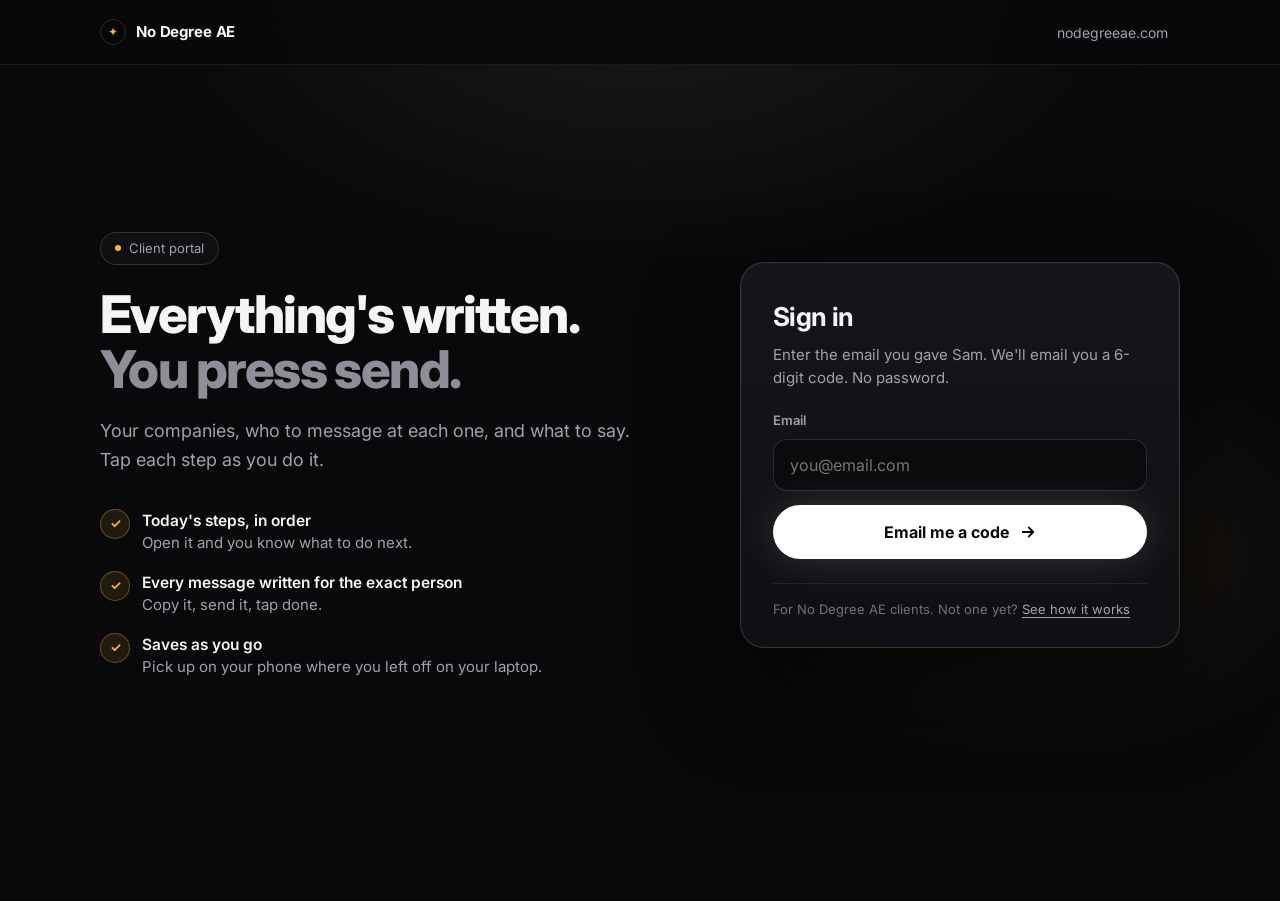
<file: portal/index.html>
<!doctype html>
<html lang="en">
<head>
<meta charset="utf-8">
<meta name="viewport" content="width=device-width, initial-scale=1, viewport-fit=cover">
<meta name="theme-color" content="#09090B">
<meta name="robots" content="noindex, nofollow">
<meta name="referrer" content="no-referrer">
<title>Client portal · No Degree AE</title>
<link rel="preconnect" href="https://fonts.googleapis.com">
<link rel="stylesheet" href="https://fonts.googleapis.com/css2?family=Inter:wght@400;500;600;700;800&display=swap">
<link rel="stylesheet" href="/portal/portal.css?v=3">
</head>
<body>
<div class="top">
  <div class="wrap">
    <div class="bar1">
      <div class="brand"><i></i>No Degree AE</div>
      <div class="whose"><span id="whose"></span><span class="save" id="save"></span></div>
    </div>
    <div class="tabs" role="tablist" id="tabs" hidden>
      <button role="tab" data-view="today" aria-selected="true">Today</button>
      <button role="tab" data-view="list" aria-selected="false">Full list</button>
    </div>
    <div class="prog" id="prog" hidden>
      <div class="prog-row"><b id="prog-n"></b><span id="prog-t"></span></div>
      <div class="track"><i id="prog-bar"></i></div>
    </div>
  </div>
</div>
<div class="banner" id="banner" hidden></div>
<div class="tbar" id="tbar" hidden><span>Your test page. Clients never see it.</span><span><button id="t-next">Skip to next day</button> <button id="t-reset">Start over</button></span></div>
<main><div class="wrap" id="view"><div class="center"><p>Loading…</p></div></div></main>
<div class="wrap acct" id="acct" hidden></div>

<script src="/portal/supabase.js?v=2.119.0"></script>
<script src="/portal/lib.js?v=4"></script>
<script src="/portal/sb.js?v=4"></script>
<script>
(function () {
  'use strict';
  var esc = PQ.esc, marked = PQ.marked, st = function (id) { return PQ.st(S, id); };
  // Sam can open any client's page read-only from his dashboard: /portal/#ro=<client id>. Row-level security decides if that's allowed.
  var RO = /^#ro=/.test(location.hash), ROID = RO ? location.hash.slice(4) : null, HDR = {};
  var RAW = null, Q = null, S = null, VIEW = 'today', OPEN = {}, outbox = [], sending = false, DRAFT = '', REPDRAFT = {}, MGRDRAFT = {};
  // RAW is the queue Sam loaded. Q is RAW plus any reps the client added themselves.
  var view = document.getElementById('view'), banner = document.getElementById('banner'), saveEl = document.getElementById('save');
  if (RO) document.body.className = 'ro';

  /* ---------- loading ---------- */
  function fail(title, text, retry) {
    document.getElementById('tabs').hidden = true; document.getElementById('prog').hidden = true;
    view.innerHTML = '<div class="center"><h2>' + esc(title) + '</h2><p>' + esc(text) + '</p>' + (retry ? '<div class="acts" style="justify-content:center"><button class="b primary" id="retry">Try again</button></div>' : '') + '</div>';
    if (retry) document.getElementById('retry').addEventListener('click', load);
  }
  function load() {
    PQ.api({ op: 'get', ro: RO, id: ROID }, HDR).then(function (r) {
      if (r.status === 401) return PQ.start(load);
      if (r.status === 404) return fail('Nothing here', RO ? 'That client isn\'t on the list anymore.' : 'Your page isn\'t set up yet. Text Sam.');
      if (r.status !== 200) return fail('Couldn\'t load your queue', 'Something went wrong on our side.', true);
      if (!r.body.queue.companies.length) {
        if (!RO && PQ.me().role === 'admin') { location.replace('/portal/hq.html'); return; }
        document.getElementById('whose').textContent = r.body.name;
        return fail('Your list is being built', 'Sam is putting your companies together. He\'ll tell you when it\'s ready. Your page will be right here.');
      }
      RAW = r.body.queue; S = r.body.state;
      if (!S.items) S.items = {}; if (!S.day) S.day = { i: 0, date: null, taps: 0, ts: null };
      Q = PQ.merge(RAW, S);
      document.getElementById('whose').textContent = r.body.name + (r.body.label ? ' · ' + r.body.label : '');
      document.title = r.body.name + '\'s queue · No Degree AE';
      document.getElementById('tabs').hidden = false;
      if (RO) { banner.className = 'banner info'; banner.textContent = 'Read-only view. Taps are off, and this doesn\'t count as the client opening the page.'; banner.hidden = false; }
      return maybeAdvance().then(render);
    }, function () { fail('You\'re offline', 'Check your connection and try again.', true); });
  }
  /* A new calendar day moves the queue forward one day, but only if yesterday was worked (or had nothing in it). */
  function maybeAdvance() {
    var today = PQ.localDate(), day = S.day;
    if (RO || !day.date || day.date >= today) return Promise.resolve();
    var t = PQ.today(Q, S), next = ((day.taps > 0 || t.total === 0) && !t.past) ? day.i + 1 : day.i;
    return PQ.api({ op: 'day', i: next, d: today }, HDR).then(function (r) { if (r.status === 200) S.day = r.body.day; }, function () {});
  }

  /* ---------- saving ---------- */
  function setSave(text, bad) { saveEl.textContent = text; saveEl.className = 'save' + (bad ? ' bad' : ''); }
  function showBanner(text, btn, fn) {
    banner.className = 'banner'; banner.innerHTML = esc(text) + (btn ? ' <button id="bbtn">' + esc(btn) + '</button>' : ''); banner.hidden = false;
    if (btn) document.getElementById('bbtn').addEventListener('click', fn);
  }
  function hideBanner() { if (!RO) banner.hidden = true; }
  function pump() {
    if (sending || !outbox.length) return;
    sending = true; setSave('Saving…'); attempt(outbox[0], 0);
  }
  function attempt(job, n) {
    PQ.api(job.body, HDR).then(function (r) {
      if (r.status === 200) {
        outbox.shift(); sending = false; hideBanner();
        if (job.body.op === 'day') { S.day = r.body.day; render(); window.scrollTo(0, 0); }
        if (job.body.op === 'suggest') { S.reqs = r.body.reqs; var y = window.scrollY; render(); window.scrollTo(0, y); }
        if (job.body.op === 'setmgr') { S.mgr = r.body.mgr; Q = PQ.merge(RAW, S); var y3 = window.scrollY; render(); window.scrollTo(0, y3); }
        if (job.body.op === 'addrep' || job.body.op === 'delrep') { S.extra = r.body.extra; if (job.body.op === 'delrep') delete S.items[job.body.id]; Q = PQ.merge(RAW, S); var y2 = window.scrollY; render(); window.scrollTo(0, y2); }
        if (outbox.length) pump(); else setSave('Saved');
      } else if (r.status >= 500 && n < 3) {
        setTimeout(function () { attempt(job, n + 1); }, 1200 * (n + 1));
      } else {
        outbox.length = 0; sending = false; setSave('Not saved', true);
        showBanner('That didn\'t save. Reloading your queue.'); load();
      }
    }, function () {
      if (n < 3) return setTimeout(function () { attempt(job, n + 1); }, 1500 * (n + 1));
      sending = false; setSave('Not saved', true);
      showBanner('You\'re offline. Your last taps aren\'t saved yet.', 'Retry', pump);
    });
  }
  function tap(id, set, undo) {
    if (RO) return;
    var now = Date.now();
    if (undo) { delete S.items[id]; }
    else { var it = S.items[id] || (S.items[id] = { t: {} }); if (!it.t) it.t = {}; set.forEach(function (f) { if (!it[f]) { it[f] = true; it.t[f] = now; (it.d || (it.d = {}))[f] = S.day.i || 0; } }); }
    if (!S.day.date) { S.day.date = PQ.localDate(); S.day.ts = now; }
    S.day.taps = (S.day.taps || 0) + 1;
    outbox.push({ body: undo ? { op: 'tap', id: id, undo: true, d: PQ.localDate() } : { op: 'tap', id: id, set: set, d: PQ.localDate() } });
    Q = PQ.merge(RAW, S); // a rep call can unlock the manager steps and change who they're written around
    pump();
  }
  /* The client found companies on their own. They go to Sam to check, never straight into the queue. */
  function suggest() {
    var text = DRAFT.trim(); if (RO || !text) return;
    if (!S.reqs) S.reqs = [];
    S.reqs.push({ id: 'tmp' + Date.now(), t: Date.now(), text: text.slice(0, 2000) }); DRAFT = '';
    outbox.push({ body: { op: 'suggest', text: text.slice(0, 2000) } }); pump();
  }
  /* The client found another SDR or BDR at a company on their list. It goes straight in; the messages write themselves. */
  function addRep(n) {
    var d = REPDRAFT[n] || {}, name = (d.name || '').trim(); if (RO || !name) return;
    REPDRAFT[n] = {}; outbox.push({ body: { op: 'addrep', co: n, name: name.slice(0, 60), url: (d.url || '').trim() } }); pump();
  }
  /* Who's hiring. Sam only lists someone he checked. If not listed (or a rep says it's someone else), the client types the name. */
  function setMgr(n, clear) {
    if (RO) return; var d = MGRDRAFT[n] || {}, name = clear ? '' : (d.name || '').trim();
    if (!clear && !name) return;
    MGRDRAFT[n] = {}; S.mgr = S.mgr || {};
    if (name) S.mgr[n] = { name: name.slice(0, 60), url: (d.url || '').trim(), t: Date.now() }; else delete S.mgr[n];
    Q = PQ.merge(RAW, S);
    outbox.push({ body: { op: 'setmgr', co: n, name: name.slice(0, 60), url: (d.url || '').trim() } }); pump();
    var y = window.scrollY; render(); window.scrollTo(0, y);
  }
  function mgrBox(co) {
    var m = co.mgr, d = MGRDRAFT[co.n] || {}, open = !m || OPEN['mg' + co.n], h = '<div class="mgrbox' + (m ? '' : ' none') + '" id="mgr-' + co.n + '">';
    if (m) {
      h += '<p><span class="lab">Hiring manager</span><br><b>' + esc(m.name) + '</b> · ' + esc(m.role) + (m.fromRep ? ' <span class="tick">from a rep</span>' : ' <span class="lab">(checked by Sam)</span>') + '</p>';
      h += m.fromRep ? '<div class="acts">' + '<button class="undo" data-act="clearmgr" data-co="' + co.n + '">Wrong name? Clear it</button></div>'
                     : '<p class="lab">A rep says it\'s someone else? <button class="undo" data-act="openmgr" data-co="' + co.n + '">Change it</button></p>';
    } else {
      h += '<p><span class="lab">Hiring manager</span><br><b>Not confirmed yet.</b> ' + esc(co.mgrNote || 'Ask a rep who runs the team.') + '</p>' +
           '<p class="lab" style="margin-top:4px">The manager call and email show up once you add the name.</p>';
    }
    if (open && !(m && m.fromRep)) {
      h += '<input class="txt mg-name" data-co="' + co.n + '" placeholder="Name the rep gave you" maxlength="60" value="' + esc(d.name || '') + '"' + (RO ? ' disabled' : '') + '>' +
           '<input class="txt mg-url" data-co="' + co.n + '" placeholder="Their LinkedIn link (optional)" value="' + esc(d.url || '') + '"' + (RO ? ' disabled' : '') + '>' +
           '<div class="acts"><button class="b primary" data-act="setmgr" data-co="' + co.n + '">Save manager</button></div>';
    }
    return h + '</div>';
  }
  function addRepBox(co) {
    if (!co.tpl) return '';
    var d = REPDRAFT[co.n] || {}, nm = co.short || co.name;
    var s = function (label, words) { return ext(label, PQ.search(words), 'lk'); };
    return det('ar' + co.n, 'addrep', 'Add a rep you found <span class="r">SDRs and BDRs only</span>',
      '<p class="lab" style="margin-top:6px">The list has the best ones, not all of them. If nobody answers, find more here: </p>' +
      '<div class="links">' + s('SDR', nm + ' SDR') + s('BDR', nm + ' BDR') + s('Sales development', nm + ' sales development') + s('Business development', nm + ' business development representative') + '</div>' +
      '<p class="lab" style="margin-top:8px">Pick the newest ones. Never AEs, they don\'t hire for this role.</p>' +
      '<input class="txt ar-name" data-co="' + co.n + '" placeholder="Their name" maxlength="60" value="' + esc(d.name || '') + '"' + (RO ? ' disabled' : '') + '>' +
      '<input class="txt ar-url" data-co="' + co.n + '" placeholder="Their LinkedIn link (optional)" value="' + esc(d.url || '') + '"' + (RO ? ' disabled' : '') + '>' +
      '<div class="acts"><button class="b primary" data-act="addrep" data-co="' + co.n + '">Add them</button></div>');
  }
  function addBox() {
    var reqs = S.reqs || [], h = '<div class="plain" id="addbox" style="margin-top:30px"><h3>Found a company you want?</h3>' +
      '<p>Paste job links or company names, one per line. A link to a doc works too. Sam checks every one (score, pay, who they actually hire) before it goes in your queue.</p>' +
      '<textarea id="add-text" class="plaintext" ' + (RO ? 'disabled ' : '') + 'placeholder="https://www.linkedin.com/jobs/view/...&#10;Acme, SDR, Atlanta">' + esc(DRAFT) + '</textarea>' +
      '<div class="acts"><button class="b primary" data-act="suggest">Send to Sam</button></div>';
    if (reqs.length) h += '<div class="next" id="pending"><p class="lab">Sam\'s checking these. The good ones show up in your queue with everything written.</p>' +
      reqs.map(function (r) { return '<div class="msg">' + esc(r.text) + '</div>'; }).join('') + '</div>';
    return h + '</div>';
  }
  function cutBox() {
    if (!Q.cut || !Q.cut.length) return '';
    return '<div class="plain" id="cutbox"><h3>Checked and cut</h3>' + Q.cut.map(function (c) { return '<p><b>' + esc(c[0]) + '.</b> ' + esc(c[1]) + '</p>'; }).join('') + '</div>';
  }
  function nextDay() {
    if (RO) return;
    outbox.push({ body: { op: 'day', i: S.day.i + 1, d: PQ.localDate() } }); pump();
  }

  /* ---------- pieces ---------- */
  var CHIP = { rep: ['Rep', ''], mgr: ['Manager', 'mgr'], email: ['Manager', 'mgr'], apply: ['Apply', 'soft'], rec: ['Recruiter', 'soft'], call: ['Call', 'mgr'], bump: ['Bump', 'mgr'], prep: ['Interview', ''] };
  function doneLabel(i, s) {
    if (i.kind === 'call') return s.booked ? 'Booked a call' : 'Called';
    return { rep: i.find ? 'Requests sent' : 'Request sent', mgr: 'Request sent', email: 'Email sent', apply: 'Applied', rec: 'Request sent', bump: 'Bump sent', prep: 'Sent' }[i.kind];
  }
  function ext(label, url, cls) { return '<a class="' + (cls || 'b') + '" href="' + esc(url) + '" target="_blank" rel="noopener noreferrer">' + esc(label) + '</a>'; }
  function btn(act, id, label, primary, f, sm) { return '<button class="b' + (primary ? ' primary' : '') + (sm ? ' sm' : '') + '" data-act="' + act + '" data-id="' + id + '"' + (f ? ' data-f="' + f + '"' : '') + '>' + label + '</button>'; }
  function undo(id, label) { return '<button class="undo" data-act="undo" data-id="' + id + '">' + (label || 'Undo') + '</button>'; }
  var PSHELP = '<p class="lab">P.S. ideas, only something true: "Still looking for good food spots in Midtown, any recommendations?" · "Saw you ran track at Georgia State, I ran in high school." · "Your post on cold calling objections was gold."</p>';
  function msgBox(text, subject) {
    return '<div class="msg">' + (subject ? '<span class="subj">Subject: ' + esc(subject) + '</span>' : '') + marked(text) + '</div>' + (PQ.hasBlank(text) ? '<p class="fill">Fill in the gold parts before you send.</p>' : '');
  }
  var WAIT = { 1: ['waiting to accept', 'accepted', 'They accepted'], 3: ['waiting on a reply', 'replied', 'They replied'], 5: ['set up the 15 minutes', 'call', 'Call booked'], 8: ['waiting on the referral', 'referred', 'They referred me'] };

  /* The one follow-up: a voice memo, 2 days after the first message with no reply. */
  function fuBlock(i, s, co) {
    if (!i.fu) return '';
    if (s.fu) return '<p class="lab"><span class="tick">&#10003; Voice memo sent.</span> That was the last nudge. If they answer, tap it.</p>';
    if (!PQ.fuDue(S, co, i)) return '';
    return '<p class="lab">No reply in 2 days. Send a voice memo: open your chat with them in the LinkedIn app on your phone, hold the mic button, smile, and say this in your own words. Keep it under 30 seconds. One nudge, then let it go.</p>' + msgBox(i.fu) +
      '<p class="lab"><b>Make it personal.</b> If they post on LinkedIn, mention one of their posts. If you notice anything else on their profile, like a school, a hobby or a team they\'re on, work that in. Only say what\'s true.</p>' +
      '<div class="acts">' + btn('copy', i.id, 'Copy script', false, 'fu') + (i.url ? ext('Open LinkedIn', i.url) : '') + btn('fu', i.id, 'Voice memo sent', true) + '</div>';
  }
  function repBody(i, s, co) {
    var stg = PQ.repStage(s), who = i.find ? 'them' : PQ.first(i.name), h = '';
    var rm = i.extra ? '<button class="undo" data-act="delrep" data-id="' + i.id + '">Remove</button>' : '';
    if (stg === 0) return '<p class="do"><b>Connect. No note.</b></p><div class="acts">' + ext(i.find ? 'Find reps' : 'Open LinkedIn', i.url) + btn('done', i.id, doneLabel(i, s), true) + rm + '</div>';
    h += '<div class="next">';
    if (stg === 1) h += '<p class="lab">Waiting on ' + esc(who) + ' to accept. The next message is ready when they do.</p><div class="acts">' + btn('accepted', i.id, 'They accepted') + '</div>';
    if (stg === 2) h += '<p class="lab">They accepted. Send this today with your resume attached. Fill in the gold parts: your two time windows once, and the P.S. The best messages come from customization, so if you see something better on their profile, lead with that.</p>' + msgBox(i.m1) + PSHELP + '<div class="acts">' + btn('copy', i.id, 'Copy message', false, 'm1') + ext('Open LinkedIn', i.url) + btn('m1', i.id, 'Sent', true) + '</div>';
    if (stg === 3) h += '<p class="lab">Message sent. Tap when ' + esc(who === 'them' ? 'one of them' : who) + ' answers.</p><div class="acts">' + btn('replied', i.id, 'They replied') + '</div>' + fuBlock(i, s, co);
    if (stg === 4) h += '<p class="lab">They answered. ' + (co && !co.mgr ? '<b style="color:var(--gold2)">If they named who\'s hiring, save it under Hiring manager for ' + esc(co.name) + '.</b> ' : '') + 'Lock in a time.</p>' + msgBox(i.m2) + '<div class="acts">' + btn('copy', i.id, 'Copy message', false, 'm2') + ext('Open LinkedIn', i.url) + btn('m2', i.id, 'Sent', true) + '</div>';
    if (stg === 5) h += '<p class="lab">They replied. Set up the 15 minutes and send a calendar invite with your number. Tap when it\'s on the calendar.</p><div class="acts">' + btn('call', i.id, 'Call booked', true) + '</div>';
    if (stg === 6) h += '<p class="lab"><span class="tick">&#10003; Call booked.</span> 15 minutes. Learn the team, find out who\'s hiring, then ask for the referral.</p>' + msgBox(i.callq) + '<div class="acts">' + btn('talked', i.id, 'Call done', true) + '</div>';
    if (stg === 7) h += '<p class="lab">Send this the same day. ' + (co && !co.mgr ? '<b style="color:var(--gold2)">If they named who\'s hiring, save it under Hiring manager for ' + esc(co.name) + '.</b> ' : '') + 'If they said yes to referring you, do exactly what they told you, then tap "They referred me."</p>' + msgBox(i.m3) +
      '<p class="lab">For the gold line, something real from the call, like: "Already started watching those Gong calls you mentioned." "Good luck at your game this weekend." "Hope the move to the new team goes smooth."</p>' + '<div class="acts">' + btn('copy', i.id, 'Copy message', false, 'm3') + ext('Open LinkedIn', i.url) + btn('m3', i.id, 'Sent', true) + '</div>';
    if (stg === 8) h += '<p class="lab">Thank-you sent. Tap when they refer you.</p><div class="acts">' + btn('referred', i.id, 'They referred me', true) + '</div>';
    if (stg === 9) h += '<p class="lab"><span class="tick">&#10003; Referred.</span> Do what they told you, then use the Apply step for ' + esc(co ? co.name : 'this company') + ' (the recruiter message is there). Message the manager too if you haven\'t yet.</p>';
    h += '<div class="acts" style="margin-top:4px">' + undo(i.id, 'Start this person over') + rm + '</div></div>';
    return h;
  }
  /* Manager: connect with no note on day 1. The LinkedIn message only goes out once a rep has said who's hiring, and names that rep. */
  function mgrBody(i, s, co) {
    var who = PQ.first(i.name);
    if (!s.done) return '<p class="do"><b>Connect. No note.</b> Don\'t message them yet.</p><div class="acts">' + ext('Open LinkedIn', i.url) + btn('done', i.id, 'Request sent', true) + '</div>';
    if (!i.dm) return undo(i.id);
    var h = '<div class="next">';
    if (!s.accepted) h += '<p class="lab">Waiting on ' + esc(who) + ' to accept.</p><div class="acts">' + btn('accepted', i.id, 'They accepted') + '</div>';
    else if (!s.m1 && !(co && co.unlocked)) h += '<p class="lab">Connected. Your message to ' + esc(who) + ' unlocks once a rep tells you who\'s hiring. A message that names someone on their team gets read, a cold one gets buried.</p>';
    else if (!s.m1) h += '<p class="lab">A rep pointed you here. Send this first, then make the call (it\'s under Calls first).</p>' + msgBox(i.dm) + '<div class="acts">' + btn('copy', i.id, 'Copy message', false, 'dm') + ext('Open LinkedIn', i.url) + btn('m1', i.id, 'Sent', true) + '</div>';
    else if (s.replied) h += '<p class="lab"><span class="tick">&#10003; They replied.</span> Text Sam so you\'re ready for the next step.</p>';
    else h += '<p class="lab">Message sent. Tap when ' + esc(who) + ' answers.</p><div class="acts">' + btn('replied', i.id, 'They replied') + '</div>' + fuBlock(i, s, co);
    return h + '<div class="acts" style="margin-top:4px">' + undo(i.id, 'Start this person over') + '</div></div>';
  }
  function card(e, showCo) {
    var i = e.it, s = st(i.id), c = CHIP[i.kind], h = '';
    h += '<div class="card-top"><div class="chips"><span class="chip ' + c[1] + '">' + c[0] + '</span>' + (showCo && i.name.indexOf('(') < 0 ? '<span class="coname">' + esc(e.co.name) + '</span>' : '') + '</div>' +
         (s.done ? '<span class="tick">&#10003; ' + doneLabel(i, s) + '</span>' : '') + '</div>';
    h += '<p class="who">' + esc(i.name) + '</p><p class="role">' + esc(i.role) + '</p>';
    if (i.kind === 'rep') h += repBody(i, s, e.co);
    if (i.kind === 'mgr') h += mgrBody(i, s, e.co);
    if (i.kind === 'email') {
      h += msgBox(i.body, i.subject);
      h += s.done ? undo(i.id) : '<div class="acts"><a class="b" href="mailto:?subject=' + encodeURIComponent(i.subject) + '&amp;body=' + encodeURIComponent(i.body) + '">Open in my email</a>' + btn('copy', i.id, 'Copy', false, 'body') + btn('done', i.id, 'Email sent', true) + '</div>';
    }
    if (i.kind === 'apply') h += s.done ? recBlock(e.co) + undo(i.id) : '<div class="acts">' + i.links.map(function (l) { return ext(i.links.length > 1 ? l[0] : 'Open the posting', l[1]); }).join('') + btn('done', i.id, 'Applied', true) + '</div>';
    if (i.kind === 'rec') h += s.done ? '<p class="lab">Connected. Your message to the recruiter shows up in the Apply step the day you apply.</p>' + undo(i.id) : '<p class="do"><b>Connect. No note.</b> Don\'t message them yet.</p><div class="acts">' + ext(i.named ? 'Open LinkedIn' : 'Find recruiter', i.url) + btn('done', i.id, 'Request sent', true) + '</div>';
    if (i.kind === 'call') h += s.done ? undo(i.id) : msgBox(i.script) + '<div class="acts">' + btn('copy', i.id, 'Copy script', false, 'script') + btn('done', i.id, 'Called, no meeting yet') + btn('booked', i.id, 'Booked a call', true) + '</div>';
    if (i.kind === 'bump' || i.kind === 'prep') { h += msgBox(i.text); h += s.done ? undo(i.id) : '<div class="acts">' + btn('copy', i.id, 'Copy message', false, 'text') + btn('done', i.id, i.kind === 'bump' ? 'Bump sent' : 'Sent', true) + '</div>'; }
    return '<div class="card' + (s.done ? ' done' : '') + '" id="card-' + i.id + '">' + h + '</div>';
  }
  /* The recruiter message, inside the Apply step once they've applied. Same day, names the referral if there is one. */
  function recBlock(co) {
    var r = co && co.items.filter(function (x) { return x.kind === 'rec'; })[0]; if (!r) return '';
    var rs = st(r.id), long = (r.text || '').length > 300;
    if (rs.m1) return '<p class="lab"><span class="tick">&#10003; Recruiter messaged.</span> If they reply, text Sam so you\'re ready for the screen.</p>';
    return '<div class="next"><p class="lab"><b>Now message the recruiter, today.</b> ' + esc(r.name) + (r.named ? '' : ' (find whoever posted the job)') + '. If they accepted your request, send it as a message. If not, send it as a connection note' + (long ? ', using the short version (notes max out at 300 characters).' : '.') + '</p>' +
      msgBox(r.text) + (long ? '<p class="lab">Short version for a connection note:</p>' + msgBox(r.textShort) : '') +
      '<div class="acts">' + btn('copy', r.id, 'Copy message', false, 'text') + (long ? btn('copy', r.id, 'Copy short', false, 'textShort') : '') + ext(r.named ? 'Open LinkedIn' : 'Find recruiter', r.url) + btn('m1', r.id, 'Recruiter message sent', true) + '</div></div>';
  }
  function waitRow(e) {
    if (e.it.kind === 'mgr' && PQ.repStage(st(e.it.id)) === 2) return '<div class="wrow" id="wait-' + e.it.id + '"><div><div class="n">' + esc(e.it.name) + '</div><div class="s">' + esc(e.co.name) + ' · connected, message unlocks after a rep call</div></div></div>';
    var w = WAIT[PQ.repStage(st(e.it.id))];
    return '<div class="wrow" id="wait-' + e.it.id + '"><div><div class="n">' + esc(e.it.name) + '</div><div class="s">' + esc(e.co.name) + ' · ' + w[0] + '</div></div>' + btn(w[1], e.it.id, w[2], false, null, true) + '</div>';
  }
  function coCount(items) { var d = items.filter(function (i) { return st(i.id).done; }).length; return d === items.length ? '<span class="tick">&#10003; all ' + items.length + '</span>' : d + ' of ' + items.length; }
  function coTitle(co) { return co.n + '. ' + esc(co.name) + '<span class="score">' + esc(co.score) + '</span>' + (co.yours ? '<span class="score yours">You found it</span>' : '') + (PQ.interview(S, co) ? '<span class="iv">Interview</span>' : ''); }
  function coInfo(co) {
    return '<p class="co-meta">' + esc(co.loc) + ' · ' + esc(co.pay) + '</p><p class="co-why">' + esc(co.why) + '</p><div class="links">' + co.links.map(function (l) { return ext(l[0], l[1], 'lk'); }).join('') + '</div>' +
      '<p class="lab" style="margin-top:6px">Posting shows 100+ applicants or says it\'s closing soon? Don\'t wait for the referral: apply today, then ask a rep to flag you to the manager.</p>';
  }
  function det(key, cls, summary, body) { return '<details class="box ' + cls + '" data-k="' + key + '"' + (OPEN[key] ? ' open' : '') + '><summary>' + summary + '</summary>' + body + '</details>'; }
  function loomBox() {
    return det('loom', '', 'Record your Loom <span class="r">60-90 sec, once</span>', '<div class="msg">' + marked(Q.loom) + '</div><p class="fill">Phone camera, one take. Paste the link wherever you see [Loom link].</p>');
  }
  function teaser() {
    var t = PQ.tomorrow(Q, S), parts = [];
    if (t.calls) parts.push('call ' + PQ.plural(t.calls, 'manager'));
    if (t.names.length) parts.push(t.names.length === 1 ? t.names[0] : t.names.slice(0, -1).join(', ') + ' and ' + t.names[t.names.length - 1]);
    if (t.more) parts.push('connect with ' + t.more + ' more ' + (t.more === 1 ? 'person' : 'people'));
    if (t.bumps) parts.push('bump ' + PQ.plural(t.bumps, 'manager'));
    if (t.applies) parts.push('apply at ' + PQ.plural(t.applies, 'company').replace('companys', 'companies'));
    return t.empty ? 'Voice memos and replies only. Anything a rep or manager sends you, tap it here.' : parts.join(', then ').replace(/^./, function (c) { return c.toUpperCase(); }) + '.';
  }

  /* ---------- views ---------- */
  function renderToday(t) {
    var tot = PQ.totals(Q, S), h = '';
    h += '<div class="stats"><div class="stat"><b>' + tot.accepted + '</b><span>Accepted</span></div><div class="stat"><b>' + tot.replies + '</b><span>Replies</span></div>' +
         '<div class="stat"><b>' + (tot.repCalls + tot.meetings) + '</b><span>Calls</span></div><div class="stat' + (tot.interviews ? ' hot' : '') + '"><b>' + tot.interviews + '</b><span>Interviews</span></div></div>';
    if (t.allDone || (t.total === 0 && !t.past)) {
      h += '<div class="plain gold"><h3>' + (t.allDone ? 'Done for today.' : 'No new companies today.') + '</h3><p>' + (t.allDone ? 'Tomorrow: ' : 'Work the follow-ups below. Next up: ') + esc(teaser()) + '</p>' +
           '<div class="acts"><button class="b" data-act="nextday">Open tomorrow\'s queue now</button></div></div>';
    }
    if (t.past && t.total === 0) h += '<div class="plain gold"><h3>You\'ve worked the whole list.</h3><p>Sam\'s lining up your next companies. Keep tapping follow-ups as replies come in.</p></div>';
    if (t.d === 0 && Q.loom) h += loomBox();
    function sec(title, sub, body) { return '<section class="sec"><h2>' + title + '</h2><p class="sub">' + sub + '</p>' + body + '</section>'; }
    if (t.preps.length) h += sec('Interview prep', 'Prep before, thank-you after. This is what gets you the offer.', t.preps.map(function (e) { return card(e, true); }).join(''));
    if (t.calls.length) h += sec('Calls first', 'Hiring managers. Call, then send the email right after, even if you got voicemail.', t.calls.map(function (e) { return card(e, true); }).join(''));
    if (t.act.length) h += sec('Your move', 'These people are waiting on you.', t.act.map(function (e) { return card(e, true); }).join(''));
    if (t.fu.length) h += sec('Voice memos', 'No reply in 2 days. One voice memo each, then let it go.', t.fu.map(function (e) { return card(e, true); }).join(''));
    if (t.leftovers.length) h += sec('Left over', 'From earlier days. Clear these before the new ones.', t.leftovers.map(function (e) { return card(e, true); }).join(''));
    if (t.applies.length) h += sec('Apply', 'A week in. Got a referral? Use their link. No referral? Apply directly today.', t.applies.map(function (e) { return card(e, true); }).join(''));
    if (t.bumps.length) h += sec('Bump the managers', 'It\'s been a few days. One short update each.', t.bumps.map(function (e) { return card(e, true); }).join(''));
    if (t.added.length) h += t.added.some(function (e) { return e.it.kind !== 'rep'; })
      ? sec('More to connect with', 'Hiring managers and any extra reps at companies you\'ve already started. Same play: connect with no note.', t.added.map(function (e) { return card(e, true); }).join(''))
      : sec('More reps', 'The next few at companies you\'ve already started, plus any you added. Same play: connect with no note.', t.added.map(function (e) { return card(e, true); }).join(''));
    t.newCos.forEach(function (n) {
      h += '<section class="co"><div class="co-head"><h2>' + coTitle(n.co) + '</h2><span class="count">' + coCount(n.items) + '</span></div>' + coInfo(n.co) +
           mgrBox(n.co) + n.items.map(function (i) { return card({ co: n.co, it: i }); }).join('') + addRepBox(n.co) + '</section>';
    });
    if (t.wait.length) h += sec('Waiting on them', 'Tap the moment something changes.', t.wait.map(waitRow).join(''));
    if (!t.allDone && t.total > 0 && !t.past) h += '<div class="locked"><h3>Tomorrow</h3>' + esc(teaser()) + '</div>';
    h += '<div class="locked"><h3>Booked an interview?</h3>Open the company in Full list and tap Interview booked. Sam sees it on his dashboard.</div>';
    h += '<div class="locked" style="margin-top:12px"><h3>Found a company you want?</h3>Add it at the bottom of Full list. Sam checks it before it goes in your queue.' +
         ((S.reqs || []).length ? ' <b style="color:var(--gold2)">' + S.reqs.length + ' with Sam now.</b>' : '') + '</div>';
    return h;
  }
  function renderList() {
    var h = '';
    if (Q.pitch && Q.pitch.length) h += '<div class="plain" style="margin-top:0"><h3>Your pitch</h3>' + Q.pitch.map(function (p) { return '<p>' + marked(p) + '</p>'; }).join('') + '</div>';
    if (Q.loom) h += loomBox();
    var tiers = {}; Q.companies.forEach(function (c) { (tiers[c.tier] = tiers[c.tier] || []).push(c); });
    Object.keys(tiers).sort().forEach(function (tr) {
      var T = Q.tiers && Q.tiers[tr];
      if (T) h += '<div class="tier"><h2>' + esc(T[0]) + '</h2><p>' + esc(T[1]) + '</p></div>';
      tiers[tr].forEach(function (co) {
        var iv = PQ.interview(S, co), hideBump = PQ.bumpHidden(S, co);
        var items = co.items.filter(function (i) { return i.kind === 'prep' ? iv : !(i.kind === 'bump' && hideBump && !st(i.id).done); });
        var sum = '<span class="nm">' + coTitle(co) + '</span><span class="r">' + coCount(items) + '</span>';
        var ivBox = iv ? '<div class="acts"><span class="tick">&#10003; Interview booked</span>' + undo('co' + co.n) + '</div>'
                       : '<div class="acts"><button class="b" data-act="interview" data-id="co' + co.n + '">Interview booked</button></div>';
        h += det('co' + co.n, 'co-acc', sum, coInfo(co) + ivBox + mgrBox(co) + items.map(function (i) { return card({ co: co, it: i }); }).join('') + addRepBox(co));
      });
    });
    h += addBox() + cutBox();
    if (Q.outro) h += '<div class="locked"><h3>' + esc(Q.outro[0]) + '</h3>' + esc(Q.outro[1]) + '</div>';
    return h;
  }
  function render() {
    var t = PQ.today(Q, S);
    view.innerHTML = VIEW === 'today' ? renderToday(t) : renderList();
    document.getElementById('prog').hidden = VIEW !== 'today';
    document.getElementById('prog-n').textContent = t.done + ' of ' + t.total;
    document.getElementById('prog-t').textContent = 'Day ' + (t.d + 1) + (PQ.daySummary(t) ? ' · ' + PQ.daySummary(t) : '');
    document.getElementById('prog-bar').style.width = (t.total ? Math.round(100 * t.done / t.total) : 0) + '%';
  }

  /* ---------- events ---------- */
  view.addEventListener('toggle', function (e) { var k = e.target.getAttribute && e.target.getAttribute('data-k'); if (k) OPEN[k] = e.target.open; }, true);
  view.addEventListener('input', function (e) {
    if (e.target.id === 'add-text') DRAFT = e.target.value;
    var co = e.target.getAttribute('data-co');
    if (co && /mg-(name|url)/.test(e.target.className)) { var md = MGRDRAFT[co] || (MGRDRAFT[co] = {}); md[/mg-name/.test(e.target.className) ? 'name' : 'url'] = e.target.value; }
    if (co && /ar-(name|url)/.test(e.target.className)) { var d = REPDRAFT[co] || (REPDRAFT[co] = {}); d[/ar-name/.test(e.target.className) ? 'name' : 'url'] = e.target.value; }
  });
  view.addEventListener('click', function (e) {
    var b = e.target.closest('[data-act]'); if (!b) return;
    var act = b.getAttribute('data-act'), id = b.getAttribute('data-id');
    if (act === 'copy') { var f = PQ.find(Q, id); if (f) PQ.copy(f.it[b.getAttribute('data-f')], b); return; }
    if (RO) return;
    if (act === 'nextday') { nextDay(); return; }
    if (act === 'suggest') { suggest(); var y0 = window.scrollY; render(); window.scrollTo(0, y0); return; }
    if (act === 'addrep') { addRep(Number(b.getAttribute('data-co'))); return; }
    if (act === 'setmgr') { setMgr(Number(b.getAttribute('data-co'))); return; }
    if (act === 'clearmgr') { setMgr(Number(b.getAttribute('data-co')), true); return; }
    if (act === 'openmgr') { OPEN['mg' + b.getAttribute('data-co')] = true; var y1 = window.scrollY; render(); window.scrollTo(0, y1); return; }
    if (act === 'delrep') { outbox.push({ body: { op: 'delrep', id: id } }); pump(); return; }
    var wasDone = PQ.today(Q, S).allDone;
    if (act === 'undo') tap(id, null, true);
    else if (act === 'booked') tap(id, ['done', 'booked']);
    else tap(id, [act]);
    var y = window.scrollY; render();
    // Finishing the last step of the day jumps to the top, where "Done for today" is.
    window.scrollTo(0, (!wasDone && VIEW === 'today' && PQ.today(Q, S).allDone) ? 0 : y);
  });
  Array.prototype.forEach.call(document.querySelectorAll('.tabs button'), function (b) {
    b.addEventListener('click', function () {
      VIEW = b.getAttribute('data-view');
      Array.prototype.forEach.call(document.querySelectorAll('.tabs button'), function (x) { x.setAttribute('aria-selected', x === b); });
      if (Q) { render(); window.scrollTo(0, 0); }
    });
  });
  PQ.start(function (me) {
    var tb = document.getElementById('tbar'); tb.hidden = !(me.role === 'admin' && !RO);
    load();
  });
  document.getElementById('t-next').addEventListener('click', function () { PQ.api({ op: 'test.next' }).then(function () { load(); window.scrollTo(0, 0); }); });
  document.getElementById('t-reset').addEventListener('click', function () { PQ.api({ op: 'test.reset' }).then(function () { load(); window.scrollTo(0, 0); }); });
})();
</script>
</body>
</html>
</file>
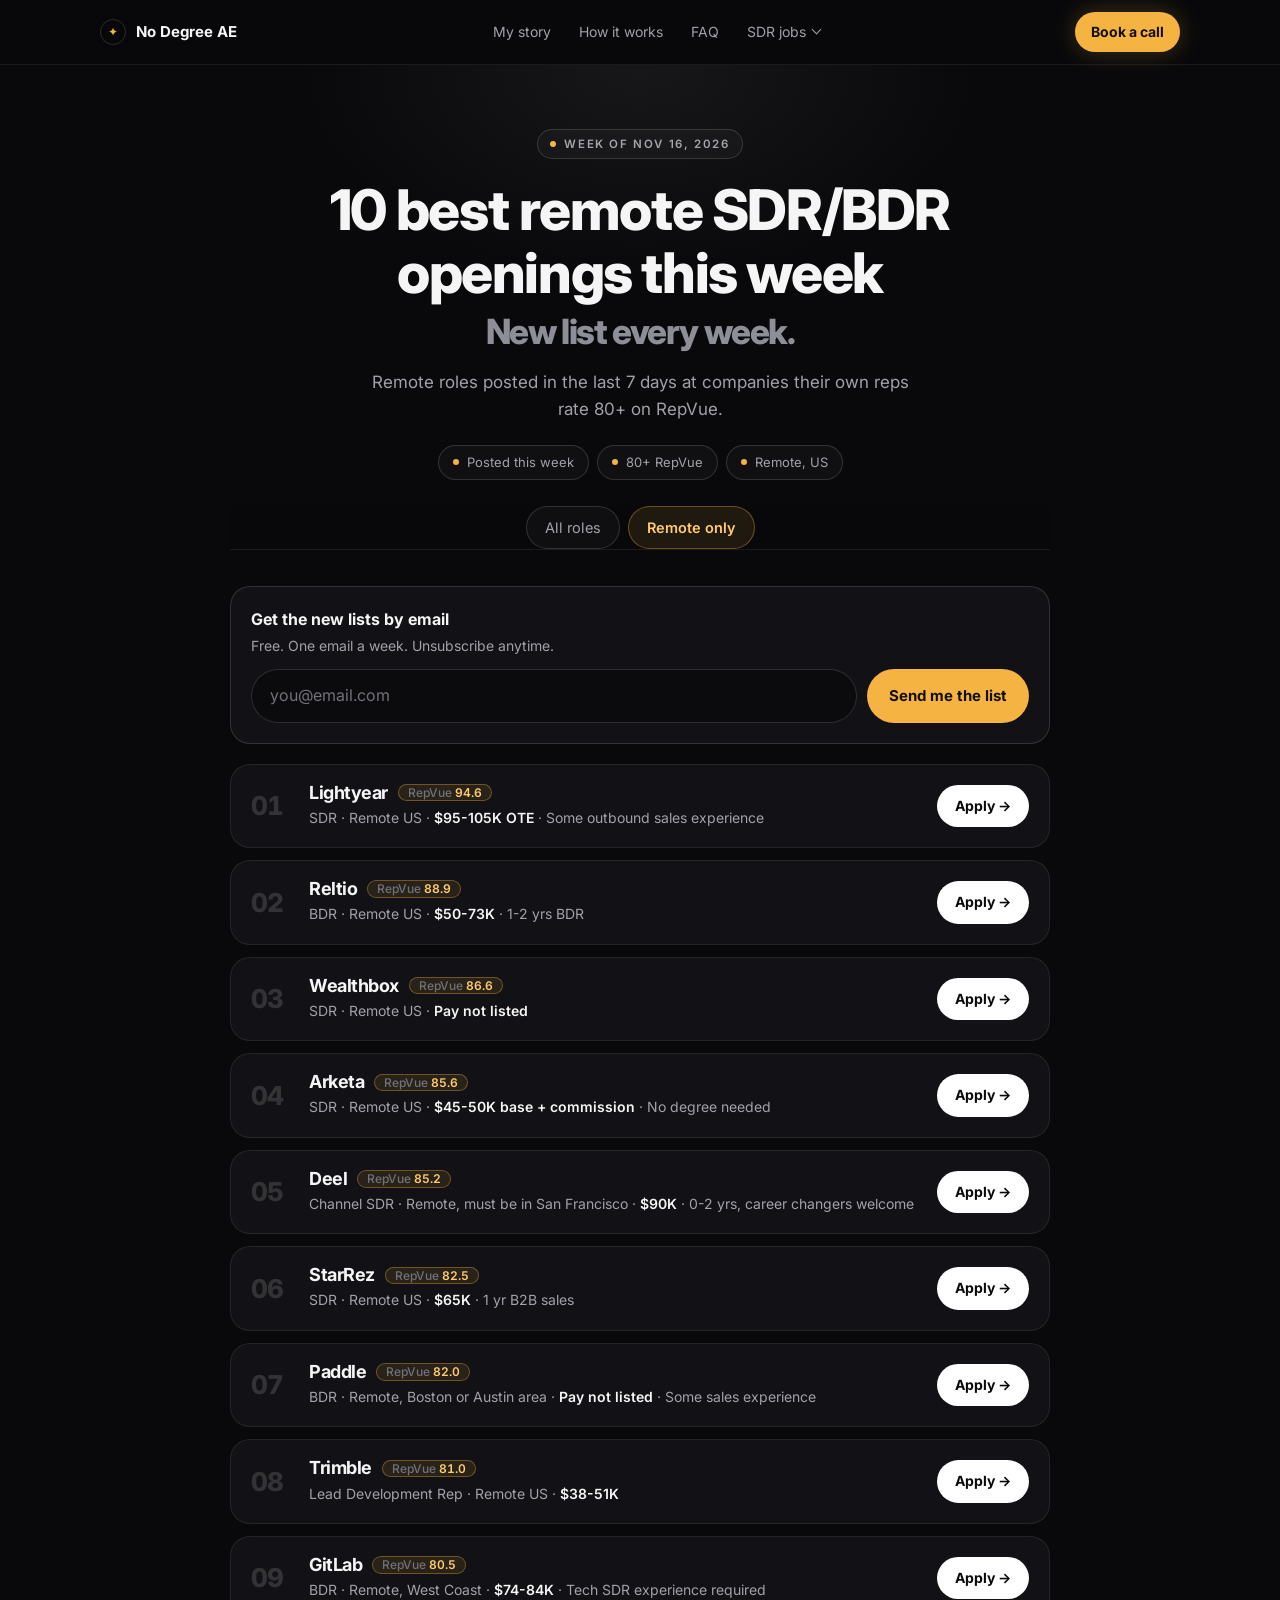
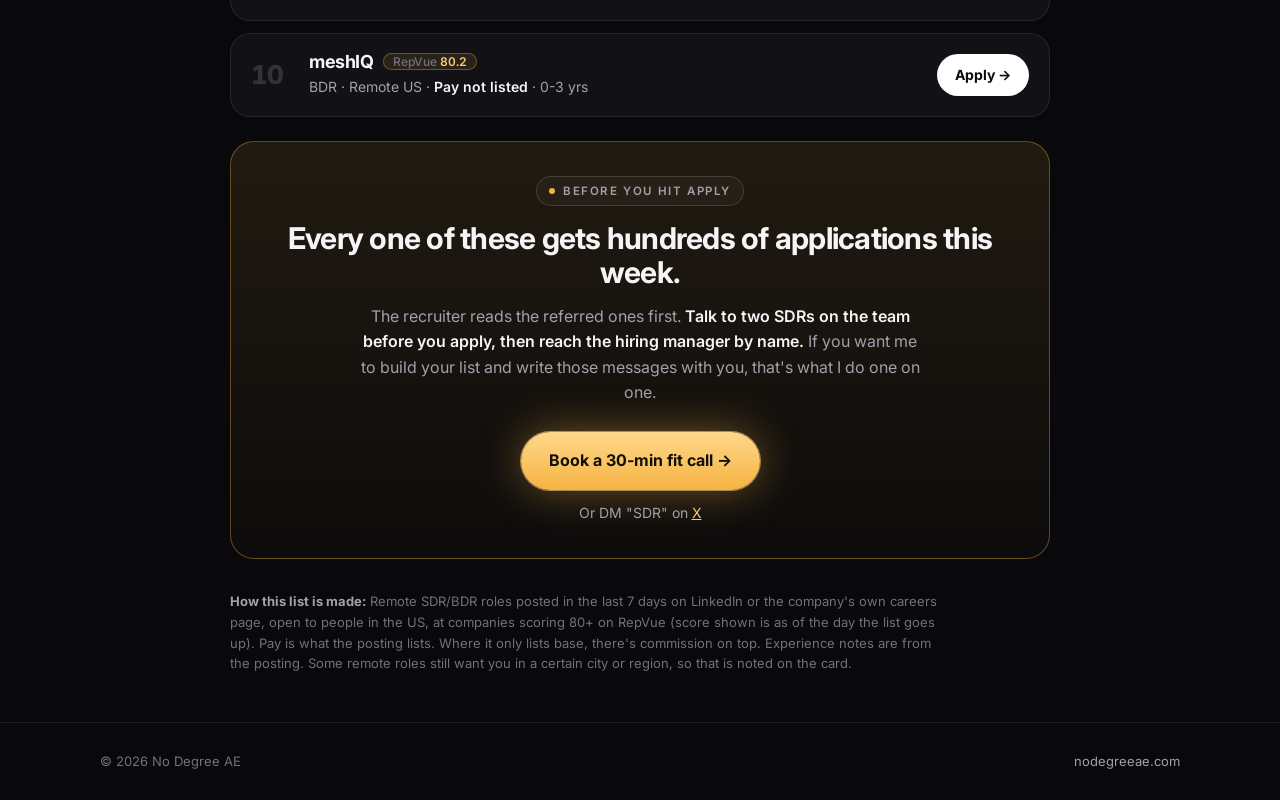
<file: jobs-remote.html>
<!doctype html>
<html lang="en">
<head>
<meta charset="utf-8">
<meta name="viewport" content="width=device-width, initial-scale=1, viewport-fit=cover">
<meta name="description" content="The best remote SDR/BDR openings this week. 80+ on RepVue, posted in the last 7 days, apply links for every role.">
<meta property="og:type" content="website">
<meta property="og:url" content="https://nodegreeae.com/jobs/remote">
<meta property="og:title" content="10 best remote SDR/BDR openings this week">
<meta property="og:description" content="Remote, 80+ on RepVue, posted in the last 7 days. Apply links for every role.">
<meta property="og:image" content="https://nodegreeae.com/og-jobs-remote.png">
<meta name="twitter:card" content="summary_large_image">
<meta name="twitter:image" content="https://nodegreeae.com/og-jobs-remote.png">
<meta name="theme-color" content="#09090B">
<title>Remote SDR Jobs This Week | No Degree AE</title>
<!-- Google tag (gtag.js) -->
<script async src="https://www.googletagmanager.com/gtag/js?id=G-7WECSMBL4V"></script>
<script>
window.dataLayer=window.dataLayer||[];function gtag(){dataLayer.push(arguments);}
gtag('js',new Date());gtag('config','G-7WECSMBL4V');
</script>
<link rel="preconnect" href="https://fonts.googleapis.com">
<link rel="stylesheet" href="https://fonts.googleapis.com/css2?family=Inter:wght@400;500;600;700;800&display=swap">
<style>
:root{--bg:#09090B;--card:#121216;--line:rgba(255,255,255,.08);--line2:rgba(255,255,255,.14);--fg:#F5F5F6;--muted:#A1A1AA;--dim:#71717A;--gold:#F5B342;--gold2:#FFCB6B;--gold-bg:rgba(245,179,66,.10);--gold-line:rgba(245,179,66,.35);color-scheme:dark}
*{box-sizing:border-box}
html{scroll-padding-top:84px}
body{margin:0;background:var(--bg);color:var(--fg);font-family:Inter,ui-sans-serif,system-ui,-apple-system,"Segoe UI",sans-serif;font-size:16px;line-height:1.6;-webkit-font-smoothing:antialiased}
a{color:inherit}h1,h2,h3{margin:0;letter-spacing:-.025em;line-height:1.12;font-weight:700}p{margin:0}
.wrap{max-width:860px;margin:0 auto;padding:0 20px}
nav{position:sticky;top:0;z-index:20;background:rgba(9,9,11,.82);backdrop-filter:blur(14px);-webkit-backdrop-filter:blur(14px);border-bottom:1px solid var(--line)}
nav .wrap{display:flex;align-items:center;justify-content:space-between;height:64px;gap:16px;max-width:1120px}
.logo{display:flex;align-items:center;gap:10px;font-weight:700;font-size:15px;text-decoration:none}
.logo i{width:26px;height:26px;border-radius:50%;border:1px solid var(--line2);display:grid;place-items:center;font-style:normal;font-size:12px;color:var(--gold)}
.nav-cta{background:var(--gold);color:#140F05;font-weight:700;font-size:14px;text-decoration:none;padding:9px 16px;border-radius:999px;white-space:nowrap;box-shadow:0 0 24px rgba(245,179,66,.25)}
.links{display:flex;gap:4px}
.links a{font-size:14px;color:var(--muted);text-decoration:none;padding:6px 12px;border-radius:8px}
.links a:hover{color:var(--fg);background:rgba(255,255,255,.05)}
@media (max-width:820px){.links{display:none}}
/* SDR jobs menu in the top bar */
.navmid{display:flex;align-items:center;gap:4px}
.dd{position:relative}
.dd-btn{font:inherit;font-size:14px;color:var(--muted);background:none;border:0;padding:6px 12px;border-radius:8px;cursor:pointer;display:inline-flex;align-items:center;gap:7px;white-space:nowrap}
.dd-btn:hover,.dd.open .dd-btn{color:var(--fg);background:rgba(255,255,255,.05)}
.dd-btn::after{content:"";width:6px;height:6px;border-right:1.5px solid currentColor;border-bottom:1.5px solid currentColor;transform:translateY(-2px) rotate(45deg);transition:transform .15s}
.dd.open .dd-btn::after{transform:translateY(1px) rotate(225deg)}
.dd-menu{position:absolute;top:calc(100% + 14px);left:50%;transform:translateX(-50%);width:340px;background:#121216;border:1px solid var(--line2);border-radius:18px;padding:8px;box-shadow:0 24px 60px rgba(0,0,0,.65);display:none;z-index:30;text-align:left}
.dd.open .dd-menu{display:grid;gap:2px}
.dd-menu a{display:block;text-decoration:none;padding:12px 14px;border-radius:12px;font-size:14px}
.dd-menu a:hover,.dd-menu a:focus-visible{background:rgba(255,255,255,.06);outline:0}
.dd-menu b{display:block;font-size:15px;font-weight:600;color:var(--fg);line-height:1.3}
.dd-menu span{display:block;font-size:13px;color:var(--muted);margin-top:3px;line-height:1.4}
.dd-menu a.dd-mail{border-top:1px solid var(--line);border-radius:0 0 12px 12px;margin-top:4px;color:var(--gold2);font-weight:600;font-size:13.5px}
@media (max-width:820px){
  nav .wrap{gap:8px}
  .navmid{margin-left:auto}
  .dd-btn{padding:6px 8px}
  .nav-cta{padding:9px 13px}
  .dd-menu{position:fixed;top:72px;left:16px;right:16px;width:auto;transform:none}
}
@media (max-width:370px){.logo{font-size:14px;gap:7px}.dd-btn{font-size:13px;padding:6px 6px}.nav-cta{font-size:13px;padding:8px 11px}}
.pill{display:inline-flex;align-items:center;gap:8px;border:1px solid var(--line2);background:rgba(255,255,255,.03);border-radius:999px;padding:6px 14px;font-size:13px;color:var(--muted)}
.pill::before{content:"";width:6px;height:6px;border-radius:50%;background:var(--gold)}
.pill.caps{font-size:11.5px;letter-spacing:.14em;text-transform:uppercase;font-weight:600;padding:5px 12px}
.head{position:relative;text-align:center;padding:64px 0 36px}
.head::before{content:"";position:absolute;inset:0;pointer-events:none;background:radial-gradient(60% 60% at 50% 0%,rgba(255,255,255,.06),transparent 70%)}
.head h1{font-size:clamp(34px,5.6vw,56px);font-weight:800;margin-top:20px}
.head h1 span{display:block;color:#8E8E98;font-size:.62em;margin-top:.2em}
.head p{color:var(--muted);font-size:17px;max-width:560px;margin:18px auto 0}
.meta{display:flex;flex-wrap:wrap;gap:8px;justify-content:center;margin-top:22px}
.list{display:grid;gap:12px;margin:0;padding:0 0 40px;counter-reset:job}
.job{list-style:none;background:var(--card);border:1px solid var(--line);border-radius:20px;padding:18px 20px;display:grid;grid-template-columns:auto 1fr auto;gap:4px 18px;align-items:center;counter-increment:job;transition:border-color .15s}
.job:hover{border-color:var(--line2)}
.job::before{content:counter(job,decimal-leading-zero);grid-row:1/3;font-size:26px;font-weight:800;letter-spacing:-.04em;color:rgba(255,255,255,.14);width:40px;font-variant-numeric:tabular-nums}
.job h3{font-size:18px;display:flex;align-items:center;gap:10px;flex-wrap:wrap}
.score{font-size:12px;font-weight:600;color:var(--gold2);background:var(--gold-bg);border:1px solid var(--gold-line);border-radius:999px;padding:1px 9px;font-variant-numeric:tabular-nums;letter-spacing:0}
.score::before{content:"RepVue ";color:var(--dim);font-weight:500}
.info{grid-column:2;font-size:14px;color:var(--muted)}
.info b{color:var(--fg);font-weight:600}
.apply{grid-row:1/3;grid-column:3;font-size:14px;font-weight:700;color:#0A0A0B;background:#fff;text-decoration:none;padding:10px 18px;border-radius:999px;white-space:nowrap}
.apply::after{content:" \2192"}
@media (max-width:560px){.job{grid-template-columns:auto 1fr;padding:16px}.job::before{font-size:20px;width:30px}.apply{grid-row:auto;grid-column:2;justify-self:start;margin-top:10px}}
.tip{border:1px solid var(--gold-line);background:linear-gradient(180deg,var(--gold-bg),rgba(245,179,66,.02));border-radius:24px;padding:34px 28px;text-align:center;margin-bottom:32px}
.tip h2{font-size:clamp(23px,3.4vw,30px);margin-top:16px}
.tip p{color:var(--muted);margin:14px auto 0;max-width:560px}
.tip p b{color:var(--fg);font-weight:600}
.cta-block{margin-top:26px;display:flex;flex-direction:column;align-items:center;gap:12px}
.btn{display:inline-flex;align-items:center;gap:10px;background:linear-gradient(180deg,#FFD88A,#F5B342);color:#140F05;font-weight:700;font-size:16px;text-decoration:none;padding:16px 28px;border-radius:999px;box-shadow:0 0 0 1px rgba(255,216,138,.55),0 0 44px rgba(245,179,66,.42)}
.alt{font-size:14px;color:var(--muted)}.alt a{color:var(--gold2)}
.how{font-size:13px;color:var(--dim);line-height:1.6;padding-bottom:48px;max-width:720px}
.how b{color:var(--muted)}
footer{border-top:1px solid var(--line);padding:28px 0;color:var(--dim);font-size:13px}
footer .wrap{display:flex;justify-content:space-between;flex-wrap:wrap;gap:12px;max-width:1120px}
footer a{color:var(--muted);text-decoration:none}
.signup{background:var(--card);border:1px solid var(--line2);border-radius:20px;padding:20px;margin:0 0 20px;display:grid;gap:12px}
.signup label{font-weight:700;font-size:16px}
.signup label span{display:block;font-weight:400;font-size:14px;color:var(--muted);margin-top:2px}
.signup .row{display:flex;gap:10px;flex-wrap:wrap}
.signup input[type=email]{flex:1 1 220px;min-width:0;background:#0B0B0E;border:1px solid var(--line2);border-radius:999px;color:var(--fg);font:inherit;font-size:16px;padding:13px 18px}
.signup input[type=email]::placeholder{color:var(--dim)}
.signup input[type=email]:focus{outline:none;border-color:var(--gold)}
.signup button{background:var(--gold);color:#140F05;border:0;border-radius:999px;font:inherit;font-weight:700;font-size:15px;padding:13px 22px;cursor:pointer;white-space:nowrap}
.signup button:disabled{opacity:.6;cursor:default}
.signup .msg{font-size:14px;color:var(--muted);min-height:0}
.signup .msg:empty{display:none}
.signup .msg.ok{color:#6FCF97;font-weight:600}
.signup .hp{position:absolute;left:-9999px}
@media (max-width:560px){.signup button{flex:1 1 100%}}
.list.wait{opacity:0}.list{transition:opacity .18s}
.list{padding-bottom:24px}
.weeks{display:flex;flex-wrap:wrap;align-items:center;gap:8px;margin:0 0 40px}
.weeks[hidden]{display:none}
.wk-h{font-size:11.5px;letter-spacing:.14em;text-transform:uppercase;font-weight:600;color:var(--dim);margin-right:6px}
.weeks a,.tabs a{font-size:13.5px;color:var(--muted);text-decoration:none;border:1px solid var(--line2);background:rgba(255,255,255,.03);border-radius:999px;padding:7px 14px;white-space:nowrap}
.weeks a:hover,.tabs a:hover{color:var(--fg);border-color:rgba(255,255,255,.28)}
.weeks a[aria-current],.tabs a[aria-current]{color:var(--gold2);border-color:var(--gold-line);background:var(--gold-bg);font-weight:600}
.tabs{position:relative;display:flex;gap:8px;justify-content:center;margin-top:26px}
.tabs a{font-size:14.5px;padding:9px 18px}
.oldbar{margin:20px 0 -28px;border:1px solid var(--gold-line);background:var(--gold-bg);border-radius:14px;padding:12px 16px;font-size:14px;color:var(--muted);text-align:center;position:relative;z-index:1}
.oldbar[hidden]{display:none}.oldbar b{color:var(--fg);font-weight:600}.oldbar a{color:var(--gold2);font-weight:600;white-space:nowrap}
@media (max-width:560px){.wk-h{flex:1 1 100%}}
:focus-visible{outline:2px solid var(--gold);outline-offset:3px}
</style>
</head>
<body>
<nav><div class="wrap">
  <a class="logo" href="/"><i>&#10022;</i>No Degree AE</a>
  <div class="navmid"><div class="links"><a href="/#story">My story</a><a href="/#how">How it works</a><a href="/#faq">FAQ</a></div><div class="dd" id="jobsdd"><button class="dd-btn" type="button" aria-haspopup="true" aria-expanded="false" aria-controls="jobsmenu">SDR jobs</button><div class="dd-menu" id="jobsmenu"><a href="/jobs"><b>Top new SDR jobs this week</b><span>The 10 best openings, 80+ on RepVue. New list every Monday.</span></a><a href="/no-experience"><b>No experience required</b><span>10 tech companies hiring SDRs right now.</span></a><a class="dd-mail" href="/jobs#signup">Get new SDR jobs by email every Monday &rarr;</a></div></div></div>
  <a class="nav-cta" href="https://calendly.com/nodegreeeae/30min" target="_blank" rel="noopener">Book a call</a>
</div></nav>
<main class="wrap">
  <p class="oldbar" id="oldbar" hidden>This list is from the <b id="oldwk"></b>. Some roles may be closed. <a href="/jobs/remote">See this week's list &rarr;</a></p>
  <header class="head">
    <span class="pill caps" id="week">Week of Nov 16, 2026</span>
    <h1>10 best remote SDR/BDR openings this week <span>New list every week.</span></h1>
    <p id="sub">Remote roles posted in the last 7 days at companies their own reps rate 80+ on RepVue.</p>
    <div class="meta"><span class="pill" id="posted">Posted this week</span><span class="pill">80+ RepVue</span><span class="pill">Remote, US</span></div>
    <nav class="tabs" aria-label="Lists"><a href="/jobs">All roles</a><a href="/jobs/remote" aria-current="page">Remote only</a></nav>
  </header>
  <form class="signup" id="signup" name="jobs-list" method="POST" action="/jobs/remote?joined=1" data-netlify="true" netlify-honeypot="bot-field">
    <input type="hidden" name="form-name" value="jobs-list">
    <p class="hp"><label>Leave this empty <input name="bot-field" tabindex="-1" autocomplete="off"></label></p>
    <label for="su-email">Get the new lists by email <span>Free. One email a week. Unsubscribe anytime.</span></label>
    <div class="row">
      <input id="su-email" type="email" name="email" placeholder="you@email.com" autocomplete="email" required>
      <button type="submit">Send me the list</button>
    </div>
    <p class="msg" id="su-msg" aria-live="polite"></p>
  </form>
  <ol class="list" id="jobs">
    <li class="job">
      <h3>Lightyear <span class="score">94.6</span></h3>
      <p class="info">SDR &middot; Remote US &middot; <b>$95-105K OTE</b> &middot; Some outbound sales experience</p>
      <a class="apply" href="https://www.linkedin.com/jobs/view/4490027870" target="_blank" rel="noopener">Apply</a>
    </li>
    <li class="job">
      <h3>Reltio <span class="score">88.9</span></h3>
      <p class="info">BDR &middot; Remote US &middot; <b>$50-73K</b> &middot; 1-2 yrs BDR</p>
      <a class="apply" href="https://job-boards.greenhouse.io/reltio/jobs/6210725004" target="_blank" rel="noopener">Apply</a>
    </li>
    <li class="job">
      <h3>Wealthbox <span class="score">86.6</span></h3>
      <p class="info">SDR &middot; Remote US &middot; <b>Pay not listed</b></p>
      <a class="apply" href="https://www.linkedin.com/jobs/view/4491005243" target="_blank" rel="noopener">Apply</a>
    </li>
    <li class="job">
      <h3>Arketa <span class="score">85.6</span></h3>
      <p class="info">SDR &middot; Remote US &middot; <b>$45-50K base + commission</b> &middot; No degree needed</p>
      <a class="apply" href="https://www.linkedin.com/jobs/view/4490382666" target="_blank" rel="noopener">Apply</a>
    </li>
    <li class="job">
      <h3>Deel <span class="score">85.2</span></h3>
      <p class="info">Channel SDR &middot; Remote, must be in San Francisco &middot; <b>$90K</b> &middot; 0-2 yrs, career changers welcome</p>
      <a class="apply" href="https://www.linkedin.com/jobs/view/4470893661" target="_blank" rel="noopener">Apply</a>
    </li>
    <li class="job">
      <h3>StarRez <span class="score">82.5</span></h3>
      <p class="info">SDR &middot; Remote US &middot; <b>$65K</b> &middot; 1 yr B2B sales</p>
      <a class="apply" href="https://www.linkedin.com/jobs/view/4489163804" target="_blank" rel="noopener">Apply</a>
    </li>
    <li class="job">
      <h3>Paddle <span class="score">82.0</span></h3>
      <p class="info">BDR &middot; Remote, Boston or Austin area &middot; <b>Pay not listed</b> &middot; Some sales experience</p>
      <a class="apply" href="https://www.linkedin.com/jobs/view/4490692574" target="_blank" rel="noopener">Apply</a>
    </li>
    <li class="job">
      <h3>Trimble <span class="score">81.0</span></h3>
      <p class="info">Lead Development Rep &middot; Remote US &middot; <b>$38-51K</b></p>
      <a class="apply" href="https://www.linkedin.com/jobs/view/4481169856" target="_blank" rel="noopener">Apply</a>
    </li>
    <li class="job">
      <h3>GitLab <span class="score">80.5</span></h3>
      <p class="info">BDR &middot; Remote, West Coast &middot; <b>$74-84K</b> &middot; Tech SDR experience required</p>
      <a class="apply" href="https://www.linkedin.com/jobs/view/4489126147" target="_blank" rel="noopener">Apply</a>
    </li>
    <li class="job">
      <h3>meshIQ <span class="score">80.2</span></h3>
      <p class="info">BDR &middot; Remote US &middot; <b>Pay not listed</b> &middot; 0-3 yrs</p>
      <a class="apply" href="https://www.meshiq.com/careers/business-development-representative/" target="_blank" rel="noopener">Apply</a>
    </li>
  </ol>
  <section class="weeks" id="weeks" aria-label="Past weeks" hidden>
    <span class="wk-h">Past weeks</span>
    <a href="/jobs/remote/2026-11-16" aria-current="page">Week of Nov 16</a>
  </section>
  <section class="tip">
    <span class="pill caps">Before you hit apply</span>
    <h2>Every one of these gets hundreds of applications this week.</h2>
    <p>The recruiter reads the referred ones first. <b>Talk to two SDRs on the team before you apply, then reach the hiring manager by name.</b> If you want me to build your list and write those messages with you, that's what I do one on one.</p>
    <div class="cta-block">
      <a class="btn" href="https://calendly.com/nodegreeeae/30min" target="_blank" rel="noopener">Book a 30-min fit call &rarr;</a>
      <span class="alt">Or DM "SDR" on <a href="https://x.com/NoDegreeAE" target="_blank" rel="noopener">X</a></span>
    </div>
  </section>
  <p class="how"><b>How this list is made:</b> Remote SDR/BDR roles posted in the last 7 days on LinkedIn or the company's own careers page, open to people in the US, at companies scoring 80+ on RepVue (score shown is as of the day the list goes up). Pay is what the posting lists. Where it only lists base, there's commission on top. Experience notes are from the posting. Some remote roles still want you in a certain city or region, so that is noted on the card.</p>
</main>
<footer><div class="wrap"><span>&copy; 2026 No Degree AE</span><a href="/">nodegreeae.com</a></div></footer>
<script>
document.querySelectorAll('a.apply').forEach(function(a){a.addEventListener('click',function(){if(window.gtag)gtag('event','job_click',{company:a.parentNode.querySelector('h3').firstChild.textContent.trim()});});});
document.querySelectorAll('a[href*="calendly.com"]').forEach(function(a){a.addEventListener('click',function(){if(window.gtag)gtag('event','book_call',{location:'jobs'});});});

(function(){
  var f=document.getElementById('signup'),m=document.getElementById('su-msg');if(!f)return;
  function done(){f.querySelector('.row').style.display='none';m.className='msg ok';m.textContent="You're in. Next Monday's list goes straight to your inbox.";}
  if(/[?&]joined=1/.test(location.search))done();
  f.addEventListener('submit',function(e){
    if(!window.fetch)return;e.preventDefault();
    var b=f.querySelector('button');b.disabled=true;m.className='msg';m.textContent='';
    fetch('/',{method:'POST',headers:{'Content-Type':'application/x-www-form-urlencoded'},body:new URLSearchParams(new FormData(f)).toString()})
      .then(function(r){if(!r.ok)throw 0;done();if(window.gtag)gtag('event','jobs_signup');})
      .catch(function(){b.disabled=false;m.textContent="That didn't go through. Try again, or DM \"SDR\" on X.";});
  });
})();

(function(){
  // Weekly archive. /jobs = newest overall list, /jobs/2026-11-16 = that week. /jobs/remote and /jobs/remote/2026-11-16 = the remote list.
  // Each week: add the new week to the TOP of "weeks" (overall) or "remote" in weeks.json on GitHub (commit message with [skip netlify]) - no publish needed.
  var KIND="remote",BASE=KIND==='remote'?'/jobs/remote':'/jobs',WORD=KIND==='remote'?'remote ':'';
  var BAKED={"weeks":[{"id":"2026-11-16","label":"Week of Nov 16, 2026","jobs":[{"company":"Box","score":"86.4","role":"BDR","city":"New York","pay":"$65-101.5K","note":"No experience required","url":"https://www.linkedin.com/jobs/view/4490543857"},{"company":"Motive","score":"86.2","role":"SDR","city":"Nashville","pay":"$85K","note":"Degree required","url":"https://www.linkedin.com/jobs/view/4452859858"},{"company":"Datasite","score":"84.3","role":"SDR","city":"Chicago","pay":"$52-85K","note":"","url":"https://www.linkedin.com/jobs/view/4445523600"},{"company":"ServiceNow","score":"84.3","role":"SDR","city":"Boston","pay":"Pay not listed","note":"","url":"https://www.linkedin.com/jobs/view/4490527143"},{"company":"ZoomInfo","score":"83.8","role":"SDR I","city":"Waltham, MA or Vancouver, WA","pay":"$25/hr + commission","note":"","url":"https://www.zoominfo.com/careers?gh_jid=8494771002"},{"company":"MongoDB","score":"83.7","role":"Enterprise SDR","city":"Austin","pay":"$50K base + commission","note":"","url":"https://www.linkedin.com/jobs/view/4318181539"},{"company":"Dynatrace","score":"83.5","role":"SDR","city":"Denver","pay":"$90K OTE","note":"Degree required","url":"https://www.linkedin.com/jobs/view/4410073368"},{"company":"Atlassian","score":"82.8","role":"SDR","city":"Salt Lake City","pay":"$53-69K base + commission","note":"","url":"https://www.linkedin.com/jobs/view/4446387888"},{"company":"Elastic","score":"82.0","role":"SDR","city":"New York","pay":"$66-104K OTE","note":"1 yr SaaS","url":"https://www.linkedin.com/jobs/view/4483132862"},{"company":"Avalara","score":"80.1","role":"SDR","city":"Durham","pay":"Pay not listed","note":"","url":"https://www.linkedin.com/jobs/view/4410257133"}]},{"id":"2026-11-10","label":"Week of Nov 10, 2026","jobs":[{"company":"AppFolio","score":"87.4","role":"BDR, SMB","city":"San Diego","pay":"$76.5K OTE","note":"","url":"https://www.linkedin.com/jobs/view/4480179240"},{"company":"Frontify","score":"86.2","role":"SDR","city":"New York","pay":"$87.5K","note":"","url":"https://www.linkedin.com/jobs/view/4477710319"},{"company":"Workday","score":"86.2","role":"SDR","city":"Salt Lake City","pay":"$44-66K base + commission","note":"","url":"https://www.linkedin.com/jobs/view/4477323099"},{"company":"Astronomer","score":"85.4","role":"SDR","city":"New York, hybrid","pay":"$100-115K","note":"1 yr outbound","url":"https://www.linkedin.com/jobs/view/4472753989"},{"company":"CData","score":"85.0","role":"SDR","city":"Chapel Hill","pay":"$50-60K base + commission","note":"1 yr sales","url":"https://www.linkedin.com/jobs/view/4463389610"},{"company":"MongoDB","score":"83.7","role":"Enterprise SDR","city":"Boston","pay":"$50K base + commission","note":"","url":"https://www.linkedin.com/jobs/view/4470477947"},{"company":"Atlassian","score":"82.8","role":"SDR","city":"Salt Lake City","pay":"$53-69K base + commission","note":"","url":"https://www.linkedin.com/jobs/view/4446387888"},{"company":"Elastic","score":"82.0","role":"SDR","city":"Austin","pay":"$66-104K OTE","note":"1 yr SaaS","url":"https://www.linkedin.com/jobs/view/4473029444"},{"company":"BlackLine","score":"81.0","role":"BDR","city":"Los Angeles","pay":"$53-67K base + commission","note":"1 yr sales","url":"https://www.linkedin.com/jobs/view/4477328645"},{"company":"LinkedIn","score":"81.0","role":"SDR 1","city":"Chicago","pay":"$66-94K","note":"1 yr sales","url":"https://www.linkedin.com/jobs/view/4480159373"}]}],"remote":[{"id":"2026-11-16","label":"Week of Nov 16, 2026","jobs":[{"company":"Lightyear","score":"94.6","role":"SDR","city":"Remote US","pay":"$95-105K OTE","note":"Some outbound sales experience","url":"https://www.linkedin.com/jobs/view/4490027870"},{"company":"Reltio","score":"88.9","role":"BDR","city":"Remote US","pay":"$50-73K","note":"1-2 yrs BDR","url":"https://job-boards.greenhouse.io/reltio/jobs/6210725004"},{"company":"Wealthbox","score":"86.6","role":"SDR","city":"Remote US","pay":"Pay not listed","note":"","url":"https://www.linkedin.com/jobs/view/4491005243"},{"company":"Arketa","score":"85.6","role":"SDR","city":"Remote US","pay":"$45-50K base + commission","note":"No degree needed","url":"https://www.linkedin.com/jobs/view/4490382666"},{"company":"Deel","score":"85.2","role":"Channel SDR","city":"Remote, must be in San Francisco","pay":"$90K","note":"0-2 yrs, career changers welcome","url":"https://www.linkedin.com/jobs/view/4470893661"},{"company":"StarRez","score":"82.5","role":"SDR","city":"Remote US","pay":"$65K","note":"1 yr B2B sales","url":"https://www.linkedin.com/jobs/view/4489163804"},{"company":"Paddle","score":"82.0","role":"BDR","city":"Remote, Boston or Austin area","pay":"Pay not listed","note":"Some sales experience","url":"https://www.linkedin.com/jobs/view/4490692574"},{"company":"Trimble","score":"81.0","role":"Lead Development Rep","city":"Remote US","pay":"$38-51K","note":"","url":"https://www.linkedin.com/jobs/view/4481169856"},{"company":"GitLab","score":"80.5","role":"BDR","city":"Remote, West Coast","pay":"$74-84K","note":"Tech SDR experience required","url":"https://www.linkedin.com/jobs/view/4489126147"},{"company":"meshIQ","score":"80.2","role":"BDR","city":"Remote US","pay":"Pay not listed","note":"0-3 yrs","url":"https://www.meshiq.com/careers/business-development-representative/"}]}]};
  var L=document.getElementById('jobs'),W=document.getElementById('week'),P=document.getElementById('weeks'),
      B=document.getElementById('oldbar'),H=document.querySelector('.head h1'),S=document.getElementById('sub'),PO=document.getElementById('posted');
  if(!L)return;
  var m=location.pathname.match(/\/(\d{4}-\d{2}-\d{2})\/?$/),want=m?m[1]:null;
  function el(t,c,x){var e=document.createElement(t);if(c)e.className=c;if(x!=null)e.textContent=x;return e;}
  function short(l){return String(l).replace(/,\s*\d{4}$/,'');}
  function show(d,last){
    var list=d&&(KIND==='remote'?d.remote:d.weeks);
    if(!list||!list.length)return false;
    var newest=list[0],w=null,i;
    if(want){for(i=0;i<list.length;i++)if(list[i].id===want)w=list[i];if(!w&&!last)return false;}
    if(!w)w=newest;
    if(!w.jobs||!w.jobs.length)return false;
    var old=w!==newest,f=document.createDocumentFragment(),wk=short(w.label).replace(/^W/,'w');
    w.jobs.forEach(function(j){
      var li=el('li','job'),h=el('h3',null,j.company+' ');if(j.score)h.appendChild(el('span','score',j.score));li.appendChild(h);
      var p=el('p','info');p.appendChild(document.createTextNode(j.role+' · '+j.city+(j.pay?' · ':'')));if(j.pay)p.appendChild(el('b',null,j.pay));
      if(j.note)p.appendChild(document.createTextNode(' · '+j.note));li.appendChild(p);
      var a=el('a','apply','Apply');a.href=j.url;a.target='_blank';a.rel='noopener';
      a.addEventListener('click',function(){if(window.gtag)gtag('event','job_click',{company:j.company,week:w.id,list:KIND});});
      li.appendChild(a);f.appendChild(li);
    });
    L.innerHTML='';L.appendChild(f);
    if(W)W.textContent=w.label;
    if(H&&H.firstChild)H.firstChild.nodeValue=w.jobs.length+' best '+WORD+'SDR/BDR openings'+(old?', '+wk:' this week')+' ';
    if(S)S.textContent=(KIND==='remote'?'Remote roles':'Roles')+' posted '+(old?'that week':'in the last 7 days')+' at companies their own reps rate 80+ on RepVue.';
    if(PO)PO.textContent=old?'Posted '+wk:'Posted this week';
    if(B){B.hidden=!old;var o=document.getElementById('oldwk');if(o)o.textContent=wk;}
    document.title=(KIND==='remote'?'Remote SDR Jobs':'SDR Jobs')+(old?', '+w.label:' This Week')+' | No Degree AE';
    if(P){
      var g=document.createDocumentFragment();g.appendChild(el('span','wk-h','Past weeks'));
      list.forEach(function(x){var a=el('a',null,short(x.label));a.href=BASE+'/'+x.id;if(x===w)a.setAttribute('aria-current','page');g.appendChild(a);});
      P.innerHTML='';P.appendChild(g);P.hidden=list.length<2;
    }
    return true;
  }
  var inBaked=show(BAKED,false);
  if(!window.fetch){show(BAKED,true);return;}
  // The newest-week pages wait for the live file (the baked copy may be a week behind). A past week that is baked in shows right away.
  var t=null;function reveal(){L.classList.remove('wait');if(t){clearTimeout(t);t=null;}}
  if(!want||!inBaked){L.classList.add('wait');t=setTimeout(function(){show(BAKED,true);reveal();},2000);}
  fetch('https://raw.githubusercontent.com/nodegreeeae/nodegreeae-site/main/weeks.json?t='+Date.now(),{cache:'no-store'})
    .then(function(r){if(!r.ok)throw 0;return r.json();})
    .then(function(d){if(!show(d,true))show(BAKED,true);reveal();})
    .catch(function(){show(BAKED,true);reveal();});
})();
</script>
<script>
(function(){var d=document.getElementById('jobsdd');if(!d)return;var b=d.querySelector('.dd-btn');
function set(o){d.classList.toggle('open',o);b.setAttribute('aria-expanded',o?'true':'false');}
b.addEventListener('click',function(e){e.stopPropagation();set(!d.classList.contains('open'));});
document.addEventListener('click',function(e){if(!d.contains(e.target))set(false);});
document.addEventListener('keydown',function(e){if(e.key==='Escape'){set(false);b.focus();}});
d.querySelectorAll('a').forEach(function(a){a.addEventListener('click',function(){if(window.gtag)gtag('event','jobs_menu',{to:a.getAttribute('href')});});});
})();
</script>
</body>
</html>
</file>
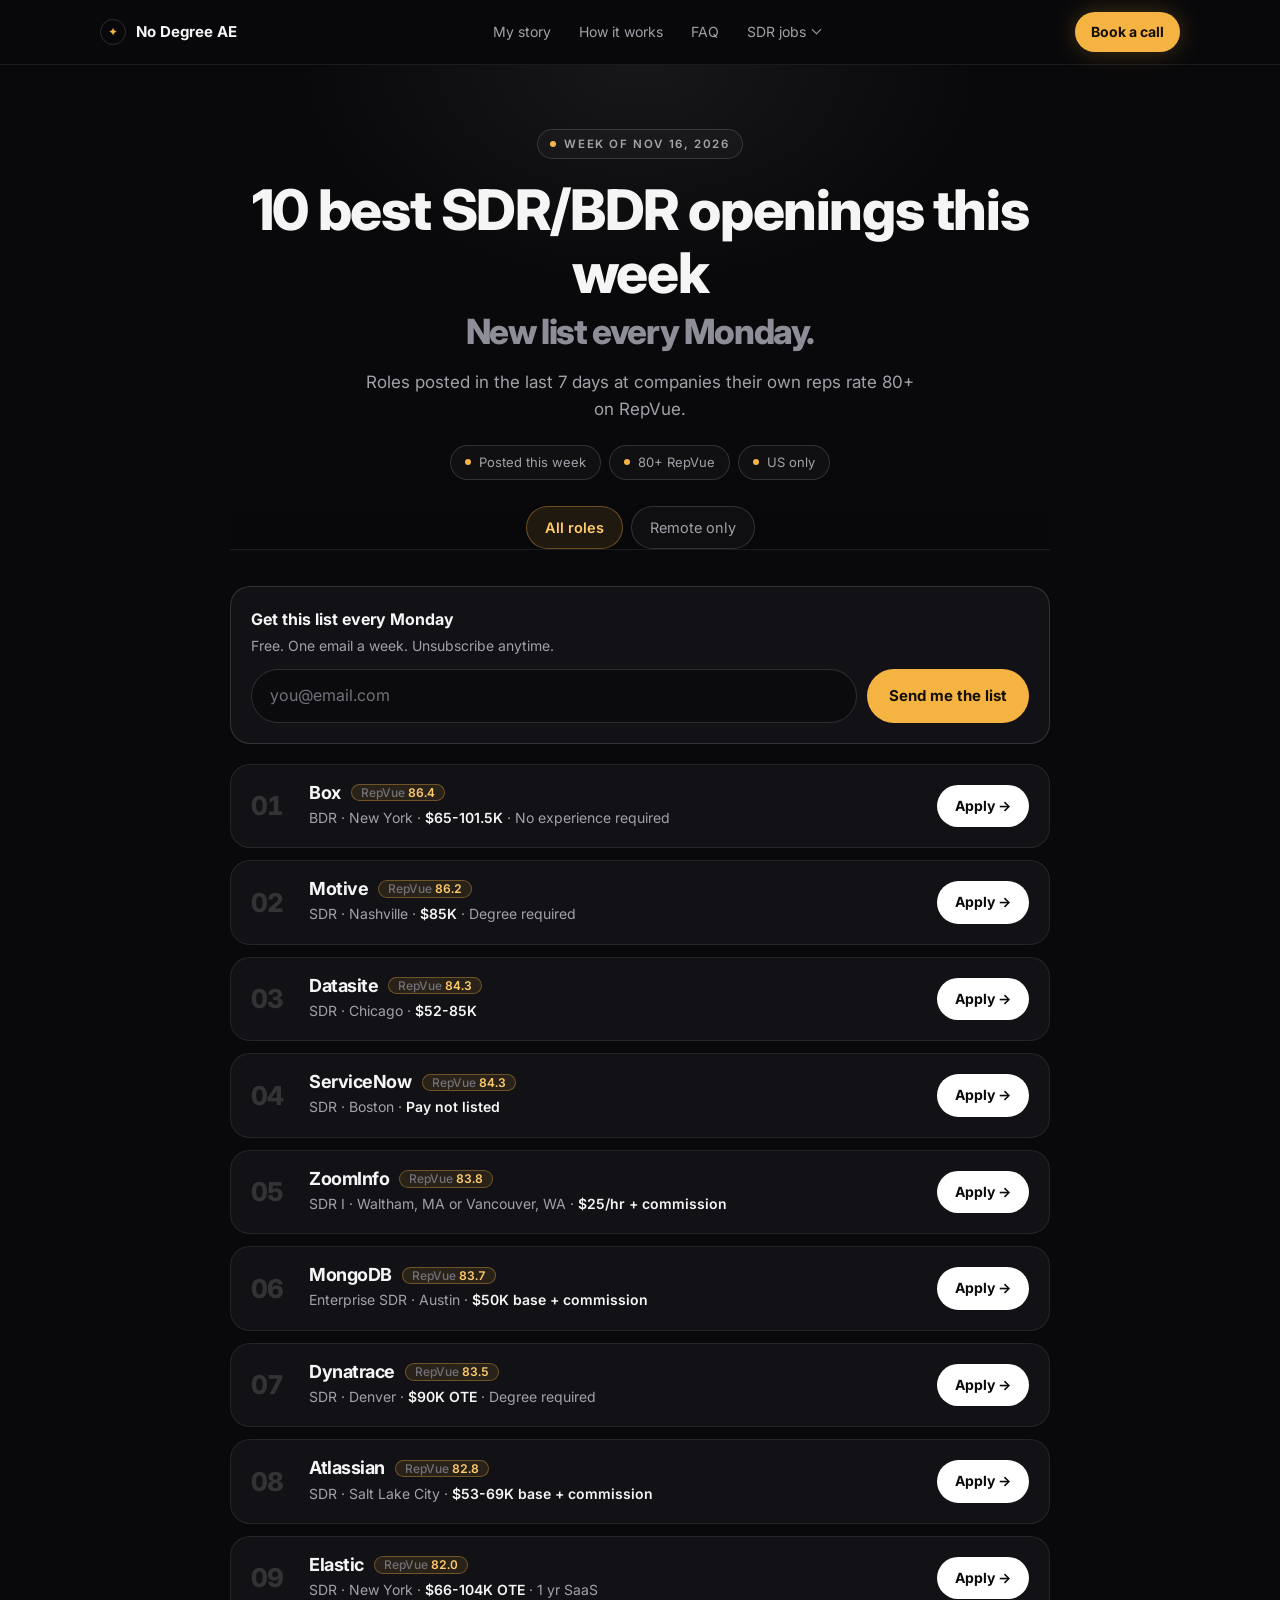
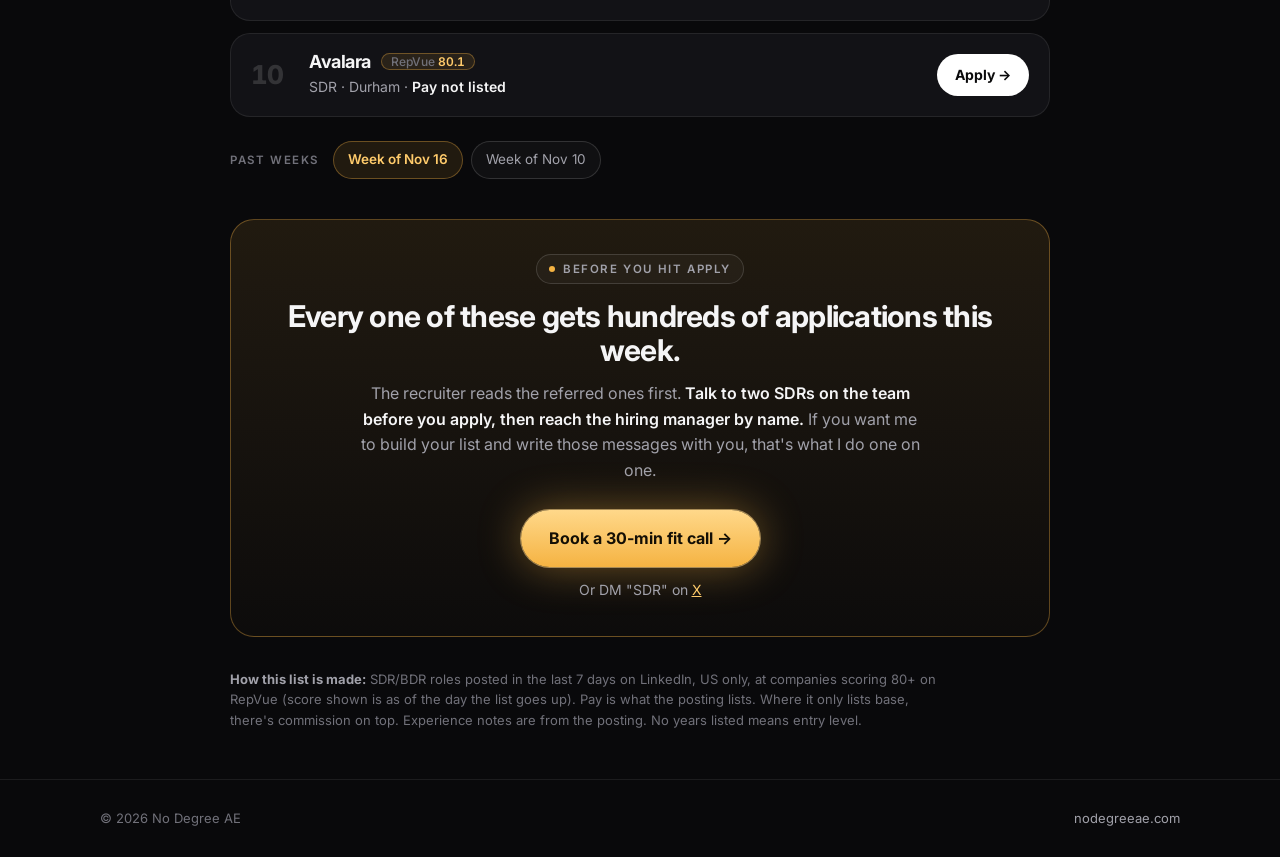
<file: jobs.html>
<!doctype html>
<html lang="en">
<head>
<meta charset="utf-8">
<meta name="viewport" content="width=device-width, initial-scale=1, viewport-fit=cover">
<meta name="description" content="The 10 best entry-level SDR/BDR openings this week. 80+ on RepVue, posted in the last 7 days. New list every Monday.">
<meta property="og:type" content="website">
<meta property="og:url" content="https://nodegreeae.com/jobs">
<meta property="og:title" content="10 best SDR/BDR openings this week">
<meta property="og:description" content="80+ on RepVue, posted in the last 7 days, apply links for every role. New list every Monday.">
<meta property="og:image" content="https://nodegreeae.com/og-jobs.png">
<meta name="twitter:card" content="summary_large_image">
<meta name="twitter:image" content="https://nodegreeae.com/og-jobs.png">
<meta name="theme-color" content="#09090B">
<title>SDR Jobs This Week | No Degree AE</title>
<!-- Google tag (gtag.js) -->
<script async src="https://www.googletagmanager.com/gtag/js?id=G-7WECSMBL4V"></script>
<script>
window.dataLayer=window.dataLayer||[];function gtag(){dataLayer.push(arguments);}
gtag('js',new Date());gtag('config','G-7WECSMBL4V');
</script>
<link rel="preconnect" href="https://fonts.googleapis.com">
<link rel="stylesheet" href="https://fonts.googleapis.com/css2?family=Inter:wght@400;500;600;700;800&display=swap">
<style>
:root{--bg:#09090B;--card:#121216;--line:rgba(255,255,255,.08);--line2:rgba(255,255,255,.14);--fg:#F5F5F6;--muted:#A1A1AA;--dim:#71717A;--gold:#F5B342;--gold2:#FFCB6B;--gold-bg:rgba(245,179,66,.10);--gold-line:rgba(245,179,66,.35);color-scheme:dark}
*{box-sizing:border-box}
html{scroll-padding-top:84px}
body{margin:0;background:var(--bg);color:var(--fg);font-family:Inter,ui-sans-serif,system-ui,-apple-system,"Segoe UI",sans-serif;font-size:16px;line-height:1.6;-webkit-font-smoothing:antialiased}
a{color:inherit}h1,h2,h3{margin:0;letter-spacing:-.025em;line-height:1.12;font-weight:700}p{margin:0}
.wrap{max-width:860px;margin:0 auto;padding:0 20px}
nav{position:sticky;top:0;z-index:20;background:rgba(9,9,11,.82);backdrop-filter:blur(14px);-webkit-backdrop-filter:blur(14px);border-bottom:1px solid var(--line)}
nav .wrap{display:flex;align-items:center;justify-content:space-between;height:64px;gap:16px;max-width:1120px}
.logo{display:flex;align-items:center;gap:10px;font-weight:700;font-size:15px;text-decoration:none}
.logo i{width:26px;height:26px;border-radius:50%;border:1px solid var(--line2);display:grid;place-items:center;font-style:normal;font-size:12px;color:var(--gold)}
.nav-cta{background:var(--gold);color:#140F05;font-weight:700;font-size:14px;text-decoration:none;padding:9px 16px;border-radius:999px;white-space:nowrap;box-shadow:0 0 24px rgba(245,179,66,.25)}
.links{display:flex;gap:4px}
.links a{font-size:14px;color:var(--muted);text-decoration:none;padding:6px 12px;border-radius:8px}
.links a:hover{color:var(--fg);background:rgba(255,255,255,.05)}
@media (max-width:820px){.links{display:none}}
/* SDR jobs menu in the top bar */
.navmid{display:flex;align-items:center;gap:4px}
.dd{position:relative}
.dd-btn{font:inherit;font-size:14px;color:var(--muted);background:none;border:0;padding:6px 12px;border-radius:8px;cursor:pointer;display:inline-flex;align-items:center;gap:7px;white-space:nowrap}
.dd-btn:hover,.dd.open .dd-btn{color:var(--fg);background:rgba(255,255,255,.05)}
.dd-btn::after{content:"";width:6px;height:6px;border-right:1.5px solid currentColor;border-bottom:1.5px solid currentColor;transform:translateY(-2px) rotate(45deg);transition:transform .15s}
.dd.open .dd-btn::after{transform:translateY(1px) rotate(225deg)}
.dd-menu{position:absolute;top:calc(100% + 14px);left:50%;transform:translateX(-50%);width:340px;background:#121216;border:1px solid var(--line2);border-radius:18px;padding:8px;box-shadow:0 24px 60px rgba(0,0,0,.65);display:none;z-index:30;text-align:left}
.dd.open .dd-menu{display:grid;gap:2px}
.dd-menu a{display:block;text-decoration:none;padding:12px 14px;border-radius:12px;font-size:14px}
.dd-menu a:hover,.dd-menu a:focus-visible{background:rgba(255,255,255,.06);outline:0}
.dd-menu b{display:block;font-size:15px;font-weight:600;color:var(--fg);line-height:1.3}
.dd-menu span{display:block;font-size:13px;color:var(--muted);margin-top:3px;line-height:1.4}
.dd-menu a.dd-mail{border-top:1px solid var(--line);border-radius:0 0 12px 12px;margin-top:4px;color:var(--gold2);font-weight:600;font-size:13.5px}
@media (max-width:820px){
  nav .wrap{gap:8px}
  .navmid{margin-left:auto}
  .dd-btn{padding:6px 8px}
  .nav-cta{padding:9px 13px}
  .dd-menu{position:fixed;top:72px;left:16px;right:16px;width:auto;transform:none}
}
@media (max-width:370px){.logo{font-size:14px;gap:7px}.dd-btn{font-size:13px;padding:6px 6px}.nav-cta{font-size:13px;padding:8px 11px}}
.pill{display:inline-flex;align-items:center;gap:8px;border:1px solid var(--line2);background:rgba(255,255,255,.03);border-radius:999px;padding:6px 14px;font-size:13px;color:var(--muted)}
.pill::before{content:"";width:6px;height:6px;border-radius:50%;background:var(--gold)}
.pill.caps{font-size:11.5px;letter-spacing:.14em;text-transform:uppercase;font-weight:600;padding:5px 12px}
.head{position:relative;text-align:center;padding:64px 0 36px}
.head::before{content:"";position:absolute;inset:0;pointer-events:none;background:radial-gradient(60% 60% at 50% 0%,rgba(255,255,255,.06),transparent 70%)}
.head h1{font-size:clamp(34px,5.6vw,56px);font-weight:800;margin-top:20px}
.head h1 span{display:block;color:#8E8E98;font-size:.62em;margin-top:.2em}
.head p{color:var(--muted);font-size:17px;max-width:560px;margin:18px auto 0}
.meta{display:flex;flex-wrap:wrap;gap:8px;justify-content:center;margin-top:22px}
.list{display:grid;gap:12px;margin:0;padding:0 0 40px;counter-reset:job}
.job{list-style:none;background:var(--card);border:1px solid var(--line);border-radius:20px;padding:18px 20px;display:grid;grid-template-columns:auto 1fr auto;gap:4px 18px;align-items:center;counter-increment:job;transition:border-color .15s}
.job:hover{border-color:var(--line2)}
.job::before{content:counter(job,decimal-leading-zero);grid-row:1/3;font-size:26px;font-weight:800;letter-spacing:-.04em;color:rgba(255,255,255,.14);width:40px;font-variant-numeric:tabular-nums}
.job h3{font-size:18px;display:flex;align-items:center;gap:10px;flex-wrap:wrap}
.score{font-size:12px;font-weight:600;color:var(--gold2);background:var(--gold-bg);border:1px solid var(--gold-line);border-radius:999px;padding:1px 9px;font-variant-numeric:tabular-nums;letter-spacing:0}
.score::before{content:"RepVue ";color:var(--dim);font-weight:500}
.info{grid-column:2;font-size:14px;color:var(--muted)}
.info b{color:var(--fg);font-weight:600}
.apply{grid-row:1/3;grid-column:3;font-size:14px;font-weight:700;color:#0A0A0B;background:#fff;text-decoration:none;padding:10px 18px;border-radius:999px;white-space:nowrap}
.apply::after{content:" \2192"}
@media (max-width:560px){.job{grid-template-columns:auto 1fr;padding:16px}.job::before{font-size:20px;width:30px}.apply{grid-row:auto;grid-column:2;justify-self:start;margin-top:10px}}
.tip{border:1px solid var(--gold-line);background:linear-gradient(180deg,var(--gold-bg),rgba(245,179,66,.02));border-radius:24px;padding:34px 28px;text-align:center;margin-bottom:32px}
.tip h2{font-size:clamp(23px,3.4vw,30px);margin-top:16px}
.tip p{color:var(--muted);margin:14px auto 0;max-width:560px}
.tip p b{color:var(--fg);font-weight:600}
.cta-block{margin-top:26px;display:flex;flex-direction:column;align-items:center;gap:12px}
.btn{display:inline-flex;align-items:center;gap:10px;background:linear-gradient(180deg,#FFD88A,#F5B342);color:#140F05;font-weight:700;font-size:16px;text-decoration:none;padding:16px 28px;border-radius:999px;box-shadow:0 0 0 1px rgba(255,216,138,.55),0 0 44px rgba(245,179,66,.42)}
.alt{font-size:14px;color:var(--muted)}.alt a{color:var(--gold2)}
.how{font-size:13px;color:var(--dim);line-height:1.6;padding-bottom:48px;max-width:720px}
.how b{color:var(--muted)}
footer{border-top:1px solid var(--line);padding:28px 0;color:var(--dim);font-size:13px}
footer .wrap{display:flex;justify-content:space-between;flex-wrap:wrap;gap:12px;max-width:1120px}
footer a{color:var(--muted);text-decoration:none}
.signup{background:var(--card);border:1px solid var(--line2);border-radius:20px;padding:20px;margin:0 0 20px;display:grid;gap:12px}
.signup label{font-weight:700;font-size:16px}
.signup label span{display:block;font-weight:400;font-size:14px;color:var(--muted);margin-top:2px}
.signup .row{display:flex;gap:10px;flex-wrap:wrap}
.signup input[type=email]{flex:1 1 220px;min-width:0;background:#0B0B0E;border:1px solid var(--line2);border-radius:999px;color:var(--fg);font:inherit;font-size:16px;padding:13px 18px}
.signup input[type=email]::placeholder{color:var(--dim)}
.signup input[type=email]:focus{outline:none;border-color:var(--gold)}
.signup button{background:var(--gold);color:#140F05;border:0;border-radius:999px;font:inherit;font-weight:700;font-size:15px;padding:13px 22px;cursor:pointer;white-space:nowrap}
.signup button:disabled{opacity:.6;cursor:default}
.signup .msg{font-size:14px;color:var(--muted);min-height:0}
.signup .msg:empty{display:none}
.signup .msg.ok{color:#6FCF97;font-weight:600}
.signup .hp{position:absolute;left:-9999px}
@media (max-width:560px){.signup button{flex:1 1 100%}}
.list.wait{opacity:0}.list{transition:opacity .18s}
.list{padding-bottom:24px}
.weeks{display:flex;flex-wrap:wrap;align-items:center;gap:8px;margin:0 0 40px}
.weeks[hidden]{display:none}
.wk-h{font-size:11.5px;letter-spacing:.14em;text-transform:uppercase;font-weight:600;color:var(--dim);margin-right:6px}
.weeks a,.tabs a{font-size:13.5px;color:var(--muted);text-decoration:none;border:1px solid var(--line2);background:rgba(255,255,255,.03);border-radius:999px;padding:7px 14px;white-space:nowrap}
.weeks a:hover,.tabs a:hover{color:var(--fg);border-color:rgba(255,255,255,.28)}
.weeks a[aria-current],.tabs a[aria-current]{color:var(--gold2);border-color:var(--gold-line);background:var(--gold-bg);font-weight:600}
.tabs{position:relative;display:flex;gap:8px;justify-content:center;margin-top:26px}
.tabs a{font-size:14.5px;padding:9px 18px}
.oldbar{margin:20px 0 -28px;border:1px solid var(--gold-line);background:var(--gold-bg);border-radius:14px;padding:12px 16px;font-size:14px;color:var(--muted);text-align:center;position:relative;z-index:1}
.oldbar[hidden]{display:none}.oldbar b{color:var(--fg);font-weight:600}.oldbar a{color:var(--gold2);font-weight:600;white-space:nowrap}
@media (max-width:560px){.wk-h{flex:1 1 100%}}
:focus-visible{outline:2px solid var(--gold);outline-offset:3px}
</style>
</head>
<body>
<nav><div class="wrap">
  <a class="logo" href="/"><i>&#10022;</i>No Degree AE</a>
  <div class="navmid"><div class="links"><a href="/#story">My story</a><a href="/#how">How it works</a><a href="/#faq">FAQ</a></div><div class="dd" id="jobsdd"><button class="dd-btn" type="button" aria-haspopup="true" aria-expanded="false" aria-controls="jobsmenu">SDR jobs</button><div class="dd-menu" id="jobsmenu"><a href="/jobs"><b>Top new SDR jobs this week</b><span>The 10 best openings, 80+ on RepVue. New list every Monday.</span></a><a href="/no-experience"><b>No experience required</b><span>10 tech companies hiring SDRs right now.</span></a><a class="dd-mail" href="/jobs#signup">Get new SDR jobs by email every Monday &rarr;</a></div></div></div>
  <a class="nav-cta" href="https://calendly.com/nodegreeeae/30min" target="_blank" rel="noopener">Book a call</a>
</div></nav>
<main class="wrap">
  <p class="oldbar" id="oldbar" hidden>This list is from the <b id="oldwk"></b>. Some roles may be closed. <a href="/jobs">See this week's list &rarr;</a></p>
  <header class="head">
    <span class="pill caps" id="week">Week of Nov 16, 2026</span>
    <h1>10 best SDR/BDR openings this week <span>New list every Monday.</span></h1>
    <p id="sub">Roles posted in the last 7 days at companies their own reps rate 80+ on RepVue.</p>
    <div class="meta"><span class="pill" id="posted">Posted this week</span><span class="pill">80+ RepVue</span><span class="pill">US only</span></div>
    <nav class="tabs" aria-label="Lists"><a href="/jobs" aria-current="page">All roles</a><a href="/jobs/remote">Remote only</a></nav>
  </header>
  <form class="signup" id="signup" name="jobs-list" method="POST" action="/jobs?joined=1" data-netlify="true" netlify-honeypot="bot-field">
    <input type="hidden" name="form-name" value="jobs-list">
    <p class="hp"><label>Leave this empty <input name="bot-field" tabindex="-1" autocomplete="off"></label></p>
    <label for="su-email">Get this list every Monday <span>Free. One email a week. Unsubscribe anytime.</span></label>
    <div class="row">
      <input id="su-email" type="email" name="email" placeholder="you@email.com" autocomplete="email" required>
      <button type="submit">Send me the list</button>
    </div>
    <p class="msg" id="su-msg" aria-live="polite"></p>
  </form>
  <ol class="list" id="jobs">
    <li class="job">
      <h3>Box <span class="score">86.4</span></h3>
      <p class="info">BDR &middot; New York &middot; <b>$65-101.5K</b> &middot; No experience required</p>
      <a class="apply" href="https://www.linkedin.com/jobs/view/4490543857" target="_blank" rel="noopener">Apply</a>
    </li>
    <li class="job">
      <h3>Motive <span class="score">86.2</span></h3>
      <p class="info">SDR &middot; Nashville &middot; <b>$85K</b> &middot; Degree required</p>
      <a class="apply" href="https://www.linkedin.com/jobs/view/4452859858" target="_blank" rel="noopener">Apply</a>
    </li>
    <li class="job">
      <h3>Datasite <span class="score">84.3</span></h3>
      <p class="info">SDR &middot; Chicago &middot; <b>$52-85K</b></p>
      <a class="apply" href="https://www.linkedin.com/jobs/view/4445523600" target="_blank" rel="noopener">Apply</a>
    </li>
    <li class="job">
      <h3>ServiceNow <span class="score">84.3</span></h3>
      <p class="info">SDR &middot; Boston &middot; <b>Pay not listed</b></p>
      <a class="apply" href="https://www.linkedin.com/jobs/view/4490527143" target="_blank" rel="noopener">Apply</a>
    </li>
    <li class="job">
      <h3>ZoomInfo <span class="score">83.8</span></h3>
      <p class="info">SDR I &middot; Waltham, MA or Vancouver, WA &middot; <b>$25/hr + commission</b></p>
      <a class="apply" href="https://www.zoominfo.com/careers?gh_jid=8494771002" target="_blank" rel="noopener">Apply</a>
    </li>
    <li class="job">
      <h3>MongoDB <span class="score">83.7</span></h3>
      <p class="info">Enterprise SDR &middot; Austin &middot; <b>$50K base + commission</b></p>
      <a class="apply" href="https://www.linkedin.com/jobs/view/4318181539" target="_blank" rel="noopener">Apply</a>
    </li>
    <li class="job">
      <h3>Dynatrace <span class="score">83.5</span></h3>
      <p class="info">SDR &middot; Denver &middot; <b>$90K OTE</b> &middot; Degree required</p>
      <a class="apply" href="https://www.linkedin.com/jobs/view/4410073368" target="_blank" rel="noopener">Apply</a>
    </li>
    <li class="job">
      <h3>Atlassian <span class="score">82.8</span></h3>
      <p class="info">SDR &middot; Salt Lake City &middot; <b>$53-69K base + commission</b></p>
      <a class="apply" href="https://www.linkedin.com/jobs/view/4446387888" target="_blank" rel="noopener">Apply</a>
    </li>
    <li class="job">
      <h3>Elastic <span class="score">82.0</span></h3>
      <p class="info">SDR &middot; New York &middot; <b>$66-104K OTE</b> &middot; 1 yr SaaS</p>
      <a class="apply" href="https://www.linkedin.com/jobs/view/4483132862" target="_blank" rel="noopener">Apply</a>
    </li>
    <li class="job">
      <h3>Avalara <span class="score">80.1</span></h3>
      <p class="info">SDR &middot; Durham &middot; <b>Pay not listed</b></p>
      <a class="apply" href="https://www.linkedin.com/jobs/view/4410257133" target="_blank" rel="noopener">Apply</a>
    </li>
  </ol>
  <section class="weeks" id="weeks" aria-label="Past weeks">
    <span class="wk-h">Past weeks</span>
    <a href="/jobs/2026-11-16" aria-current="page">Week of Nov 16</a>
    <a href="/jobs/2026-11-10">Week of Nov 10</a>
  </section>
  <section class="tip">
    <span class="pill caps">Before you hit apply</span>
    <h2>Every one of these gets hundreds of applications this week.</h2>
    <p>The recruiter reads the referred ones first. <b>Talk to two SDRs on the team before you apply, then reach the hiring manager by name.</b> If you want me to build your list and write those messages with you, that's what I do one on one.</p>
    <div class="cta-block">
      <a class="btn" href="https://calendly.com/nodegreeeae/30min" target="_blank" rel="noopener">Book a 30-min fit call &rarr;</a>
      <span class="alt">Or DM "SDR" on <a href="https://x.com/NoDegreeAE" target="_blank" rel="noopener">X</a></span>
    </div>
  </section>
  <p class="how"><b>How this list is made:</b> SDR/BDR roles posted in the last 7 days on LinkedIn, US only, at companies scoring 80+ on RepVue (score shown is as of the day the list goes up). Pay is what the posting lists. Where it only lists base, there's commission on top. Experience notes are from the posting. No years listed means entry level.</p>
</main>
<footer><div class="wrap"><span>&copy; 2026 No Degree AE</span><a href="/">nodegreeae.com</a></div></footer>
<script>
document.querySelectorAll('a.apply').forEach(function(a){a.addEventListener('click',function(){if(window.gtag)gtag('event','job_click',{company:a.parentNode.querySelector('h3').firstChild.textContent.trim()});});});
document.querySelectorAll('a[href*="calendly.com"]').forEach(function(a){a.addEventListener('click',function(){if(window.gtag)gtag('event','book_call',{location:'jobs'});});});

(function(){
  var f=document.getElementById('signup'),m=document.getElementById('su-msg');if(!f)return;
  function done(){f.querySelector('.row').style.display='none';m.className='msg ok';m.textContent="You're in. Next Monday's list goes straight to your inbox.";}
  if(/[?&]joined=1/.test(location.search))done();
  f.addEventListener('submit',function(e){
    if(!window.fetch)return;e.preventDefault();
    var b=f.querySelector('button');b.disabled=true;m.className='msg';m.textContent='';
    fetch('/',{method:'POST',headers:{'Content-Type':'application/x-www-form-urlencoded'},body:new URLSearchParams(new FormData(f)).toString()})
      .then(function(r){if(!r.ok)throw 0;done();if(window.gtag)gtag('event','jobs_signup');})
      .catch(function(){b.disabled=false;m.textContent="That didn't go through. Try again, or DM \"SDR\" on X.";});
  });
})();

(function(){
  // Weekly archive. /jobs = newest overall list, /jobs/2026-11-16 = that week. /jobs/remote and /jobs/remote/2026-11-16 = the remote list.
  // Each week: add the new week to the TOP of "weeks" (overall) or "remote" in weeks.json on GitHub (commit message with [skip netlify]) - no publish needed.
  var KIND="all",BASE=KIND==='remote'?'/jobs/remote':'/jobs',WORD=KIND==='remote'?'remote ':'';
  var BAKED={"weeks":[{"id":"2026-11-16","label":"Week of Nov 16, 2026","jobs":[{"company":"Box","score":"86.4","role":"BDR","city":"New York","pay":"$65-101.5K","note":"No experience required","url":"https://www.linkedin.com/jobs/view/4490543857"},{"company":"Motive","score":"86.2","role":"SDR","city":"Nashville","pay":"$85K","note":"Degree required","url":"https://www.linkedin.com/jobs/view/4452859858"},{"company":"Datasite","score":"84.3","role":"SDR","city":"Chicago","pay":"$52-85K","note":"","url":"https://www.linkedin.com/jobs/view/4445523600"},{"company":"ServiceNow","score":"84.3","role":"SDR","city":"Boston","pay":"Pay not listed","note":"","url":"https://www.linkedin.com/jobs/view/4490527143"},{"company":"ZoomInfo","score":"83.8","role":"SDR I","city":"Waltham, MA or Vancouver, WA","pay":"$25/hr + commission","note":"","url":"https://www.zoominfo.com/careers?gh_jid=8494771002"},{"company":"MongoDB","score":"83.7","role":"Enterprise SDR","city":"Austin","pay":"$50K base + commission","note":"","url":"https://www.linkedin.com/jobs/view/4318181539"},{"company":"Dynatrace","score":"83.5","role":"SDR","city":"Denver","pay":"$90K OTE","note":"Degree required","url":"https://www.linkedin.com/jobs/view/4410073368"},{"company":"Atlassian","score":"82.8","role":"SDR","city":"Salt Lake City","pay":"$53-69K base + commission","note":"","url":"https://www.linkedin.com/jobs/view/4446387888"},{"company":"Elastic","score":"82.0","role":"SDR","city":"New York","pay":"$66-104K OTE","note":"1 yr SaaS","url":"https://www.linkedin.com/jobs/view/4483132862"},{"company":"Avalara","score":"80.1","role":"SDR","city":"Durham","pay":"Pay not listed","note":"","url":"https://www.linkedin.com/jobs/view/4410257133"}]},{"id":"2026-11-10","label":"Week of Nov 10, 2026","jobs":[{"company":"AppFolio","score":"87.4","role":"BDR, SMB","city":"San Diego","pay":"$76.5K OTE","note":"","url":"https://www.linkedin.com/jobs/view/4480179240"},{"company":"Frontify","score":"86.2","role":"SDR","city":"New York","pay":"$87.5K","note":"","url":"https://www.linkedin.com/jobs/view/4477710319"},{"company":"Workday","score":"86.2","role":"SDR","city":"Salt Lake City","pay":"$44-66K base + commission","note":"","url":"https://www.linkedin.com/jobs/view/4477323099"},{"company":"Astronomer","score":"85.4","role":"SDR","city":"New York, hybrid","pay":"$100-115K","note":"1 yr outbound","url":"https://www.linkedin.com/jobs/view/4472753989"},{"company":"CData","score":"85.0","role":"SDR","city":"Chapel Hill","pay":"$50-60K base + commission","note":"1 yr sales","url":"https://www.linkedin.com/jobs/view/4463389610"},{"company":"MongoDB","score":"83.7","role":"Enterprise SDR","city":"Boston","pay":"$50K base + commission","note":"","url":"https://www.linkedin.com/jobs/view/4470477947"},{"company":"Atlassian","score":"82.8","role":"SDR","city":"Salt Lake City","pay":"$53-69K base + commission","note":"","url":"https://www.linkedin.com/jobs/view/4446387888"},{"company":"Elastic","score":"82.0","role":"SDR","city":"Austin","pay":"$66-104K OTE","note":"1 yr SaaS","url":"https://www.linkedin.com/jobs/view/4473029444"},{"company":"BlackLine","score":"81.0","role":"BDR","city":"Los Angeles","pay":"$53-67K base + commission","note":"1 yr sales","url":"https://www.linkedin.com/jobs/view/4477328645"},{"company":"LinkedIn","score":"81.0","role":"SDR 1","city":"Chicago","pay":"$66-94K","note":"1 yr sales","url":"https://www.linkedin.com/jobs/view/4480159373"}]}],"remote":[{"id":"2026-11-16","label":"Week of Nov 16, 2026","jobs":[{"company":"Lightyear","score":"94.6","role":"SDR","city":"Remote US","pay":"$95-105K OTE","note":"Some outbound sales experience","url":"https://www.linkedin.com/jobs/view/4490027870"},{"company":"Reltio","score":"88.9","role":"BDR","city":"Remote US","pay":"$50-73K","note":"1-2 yrs BDR","url":"https://job-boards.greenhouse.io/reltio/jobs/6210725004"},{"company":"Wealthbox","score":"86.6","role":"SDR","city":"Remote US","pay":"Pay not listed","note":"","url":"https://www.linkedin.com/jobs/view/4491005243"},{"company":"Arketa","score":"85.6","role":"SDR","city":"Remote US","pay":"$45-50K base + commission","note":"No degree needed","url":"https://www.linkedin.com/jobs/view/4490382666"},{"company":"Deel","score":"85.2","role":"Channel SDR","city":"Remote, must be in San Francisco","pay":"$90K","note":"0-2 yrs, career changers welcome","url":"https://www.linkedin.com/jobs/view/4470893661"},{"company":"StarRez","score":"82.5","role":"SDR","city":"Remote US","pay":"$65K","note":"1 yr B2B sales","url":"https://www.linkedin.com/jobs/view/4489163804"},{"company":"Paddle","score":"82.0","role":"BDR","city":"Remote, Boston or Austin area","pay":"Pay not listed","note":"Some sales experience","url":"https://www.linkedin.com/jobs/view/4490692574"},{"company":"Trimble","score":"81.0","role":"Lead Development Rep","city":"Remote US","pay":"$38-51K","note":"","url":"https://www.linkedin.com/jobs/view/4481169856"},{"company":"GitLab","score":"80.5","role":"BDR","city":"Remote, West Coast","pay":"$74-84K","note":"Tech SDR experience required","url":"https://www.linkedin.com/jobs/view/4489126147"},{"company":"meshIQ","score":"80.2","role":"BDR","city":"Remote US","pay":"Pay not listed","note":"0-3 yrs","url":"https://www.meshiq.com/careers/business-development-representative/"}]}]};
  var L=document.getElementById('jobs'),W=document.getElementById('week'),P=document.getElementById('weeks'),
      B=document.getElementById('oldbar'),H=document.querySelector('.head h1'),S=document.getElementById('sub'),PO=document.getElementById('posted');
  if(!L)return;
  var m=location.pathname.match(/\/(\d{4}-\d{2}-\d{2})\/?$/),want=m?m[1]:null;
  function el(t,c,x){var e=document.createElement(t);if(c)e.className=c;if(x!=null)e.textContent=x;return e;}
  function short(l){return String(l).replace(/,\s*\d{4}$/,'');}
  function show(d,last){
    var list=d&&(KIND==='remote'?d.remote:d.weeks);
    if(!list||!list.length)return false;
    var newest=list[0],w=null,i;
    if(want){for(i=0;i<list.length;i++)if(list[i].id===want)w=list[i];if(!w&&!last)return false;}
    if(!w)w=newest;
    if(!w.jobs||!w.jobs.length)return false;
    var old=w!==newest,f=document.createDocumentFragment(),wk=short(w.label).replace(/^W/,'w');
    w.jobs.forEach(function(j){
      var li=el('li','job'),h=el('h3',null,j.company+' ');if(j.score)h.appendChild(el('span','score',j.score));li.appendChild(h);
      var p=el('p','info');p.appendChild(document.createTextNode(j.role+' · '+j.city+(j.pay?' · ':'')));if(j.pay)p.appendChild(el('b',null,j.pay));
      if(j.note)p.appendChild(document.createTextNode(' · '+j.note));li.appendChild(p);
      var a=el('a','apply','Apply');a.href=j.url;a.target='_blank';a.rel='noopener';
      a.addEventListener('click',function(){if(window.gtag)gtag('event','job_click',{company:j.company,week:w.id,list:KIND});});
      li.appendChild(a);f.appendChild(li);
    });
    L.innerHTML='';L.appendChild(f);
    if(W)W.textContent=w.label;
    if(H&&H.firstChild)H.firstChild.nodeValue=w.jobs.length+' best '+WORD+'SDR/BDR openings'+(old?', '+wk:' this week')+' ';
    if(S)S.textContent=(KIND==='remote'?'Remote roles':'Roles')+' posted '+(old?'that week':'in the last 7 days')+' at companies their own reps rate 80+ on RepVue.';
    if(PO)PO.textContent=old?'Posted '+wk:'Posted this week';
    if(B){B.hidden=!old;var o=document.getElementById('oldwk');if(o)o.textContent=wk;}
    document.title=(KIND==='remote'?'Remote SDR Jobs':'SDR Jobs')+(old?', '+w.label:' This Week')+' | No Degree AE';
    if(P){
      var g=document.createDocumentFragment();g.appendChild(el('span','wk-h','Past weeks'));
      list.forEach(function(x){var a=el('a',null,short(x.label));a.href=BASE+'/'+x.id;if(x===w)a.setAttribute('aria-current','page');g.appendChild(a);});
      P.innerHTML='';P.appendChild(g);P.hidden=list.length<2;
    }
    return true;
  }
  var inBaked=show(BAKED,false);
  if(!window.fetch){show(BAKED,true);return;}
  // The newest-week pages wait for the live file (the baked copy may be a week behind). A past week that is baked in shows right away.
  var t=null;function reveal(){L.classList.remove('wait');if(t){clearTimeout(t);t=null;}}
  if(!want||!inBaked){L.classList.add('wait');t=setTimeout(function(){show(BAKED,true);reveal();},2000);}
  fetch('https://raw.githubusercontent.com/nodegreeeae/nodegreeae-site/main/weeks.json?t='+Date.now(),{cache:'no-store'})
    .then(function(r){if(!r.ok)throw 0;return r.json();})
    .then(function(d){if(!show(d,true))show(BAKED,true);reveal();})
    .catch(function(){show(BAKED,true);reveal();});
})();
</script>
<script>
(function(){var d=document.getElementById('jobsdd');if(!d)return;var b=d.querySelector('.dd-btn');
function set(o){d.classList.toggle('open',o);b.setAttribute('aria-expanded',o?'true':'false');}
b.addEventListener('click',function(e){e.stopPropagation();set(!d.classList.contains('open'));});
document.addEventListener('click',function(e){if(!d.contains(e.target))set(false);});
document.addEventListener('keydown',function(e){if(e.key==='Escape'){set(false);b.focus();}});
d.querySelectorAll('a').forEach(function(a){a.addEventListener('click',function(){if(window.gtag)gtag('event','jobs_menu',{to:a.getAttribute('href')});});});
})();
</script>
</body>
</html>
</file>
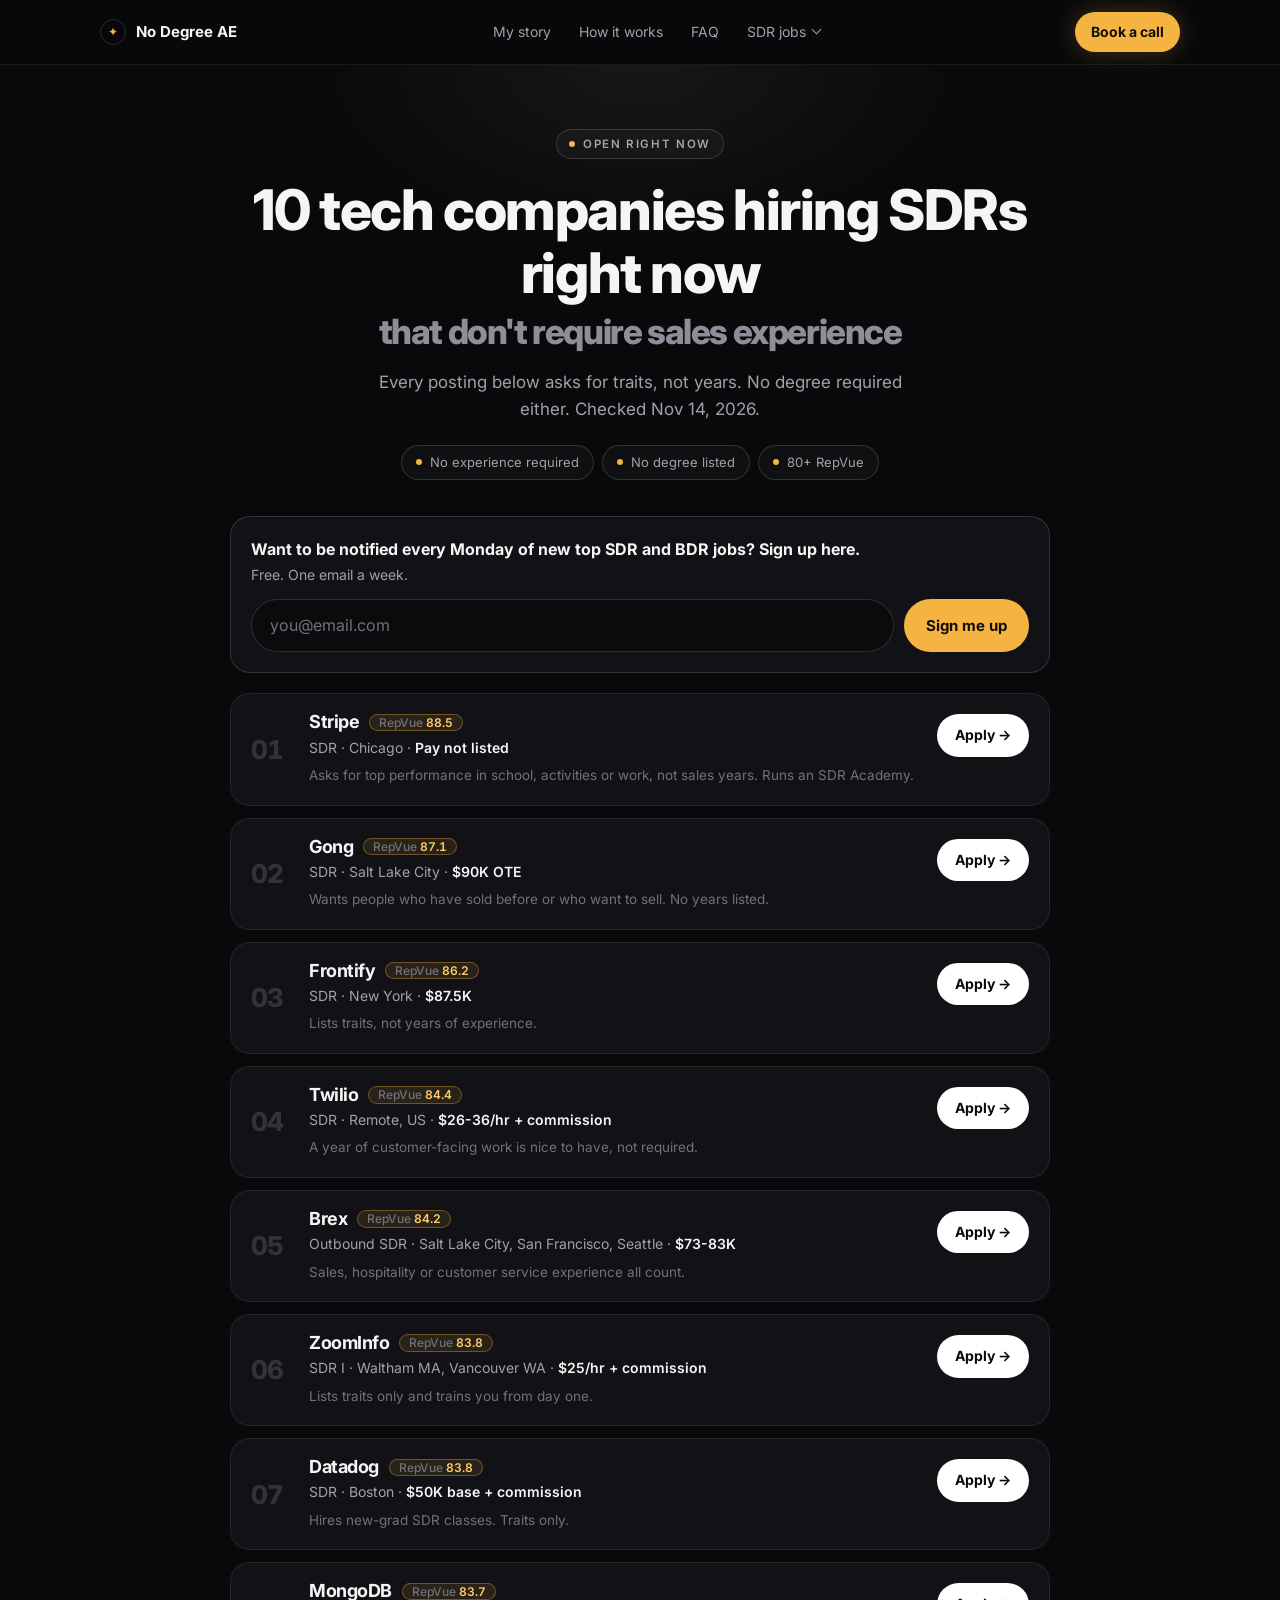
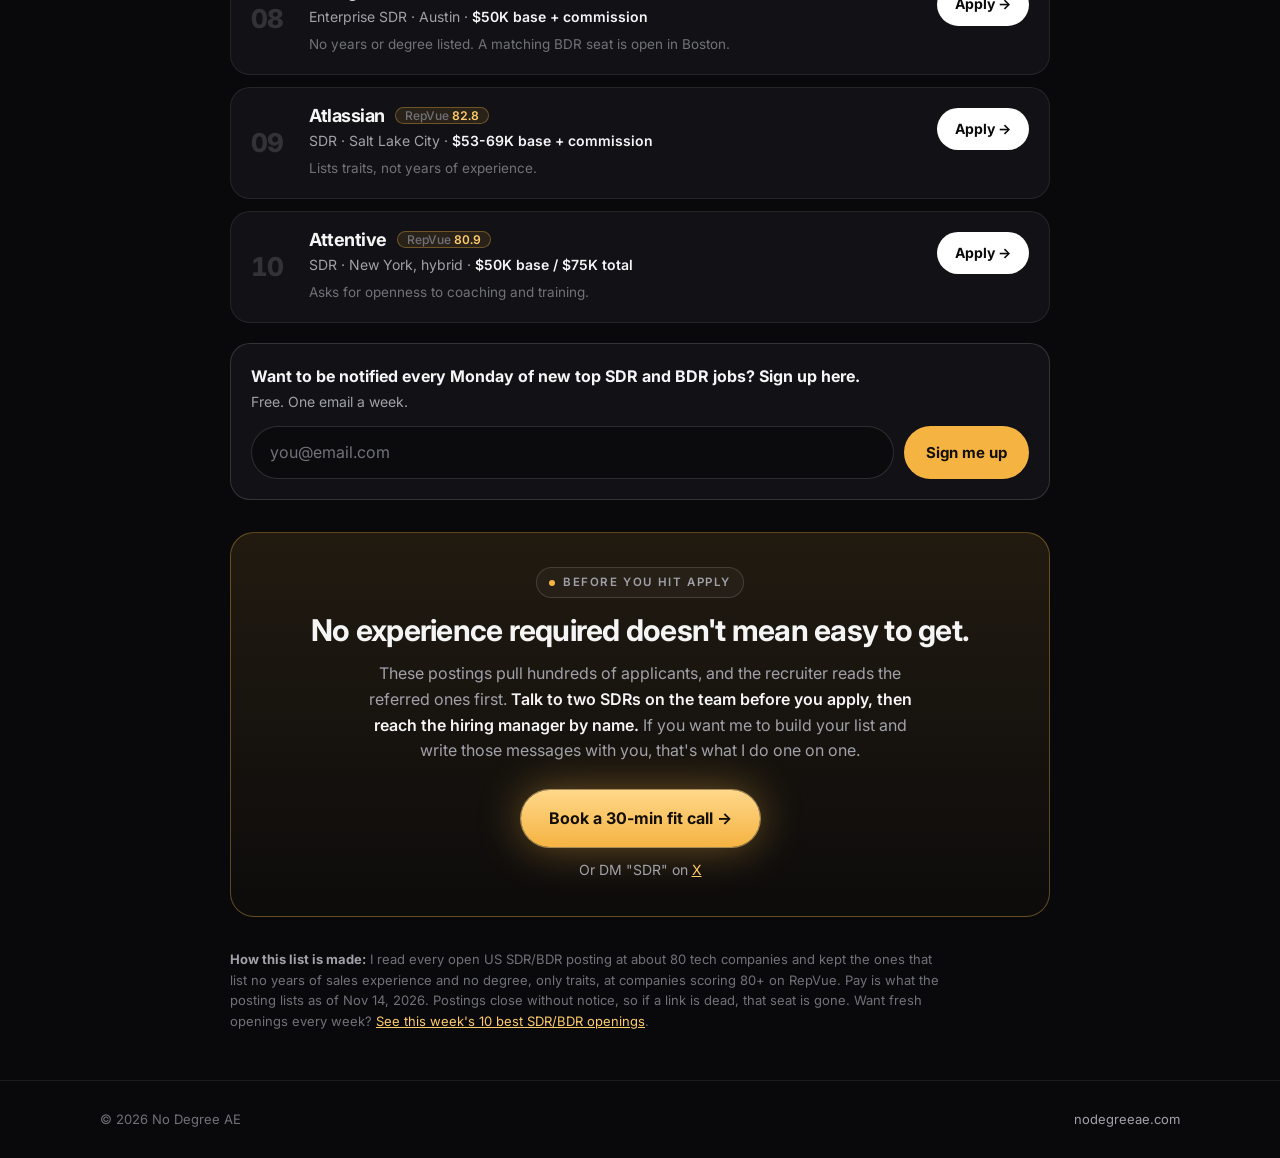
<file: no-experience.html>
<!doctype html>
<html lang="en">
<head>
<meta charset="utf-8">
<meta name="viewport" content="width=device-width, initial-scale=1, viewport-fit=cover">
<meta name="description" content="10 tech companies hiring SDRs right now that don't require sales experience. No years of experience or degree on the posting. Apply links for each.">
<meta property="og:type" content="website">
<meta property="og:url" content="https://nodegreeae.com/no-experience">
<meta property="og:title" content="10 tech companies hiring SDRs with no sales experience required">
<meta property="og:description" content="Apply links for all 10. New SDR/BDR jobs every Monday.">
<meta property="og:image" content="https://nodegreeae.com/og-no-experience.png">
<meta name="twitter:card" content="summary_large_image">
<meta name="twitter:image" content="https://nodegreeae.com/og-no-experience.png">
<meta name="theme-color" content="#09090B">
<title>SDR Jobs With No Experience Required | No Degree AE</title>
<!-- Google tag (gtag.js) -->
<script async src="https://www.googletagmanager.com/gtag/js?id=G-7WECSMBL4V"></script>
<script>
window.dataLayer=window.dataLayer||[];function gtag(){dataLayer.push(arguments);}
gtag('js',new Date());gtag('config','G-7WECSMBL4V');
</script>
<link rel="preconnect" href="https://fonts.googleapis.com">
<link rel="stylesheet" href="https://fonts.googleapis.com/css2?family=Inter:wght@400;500;600;700;800&display=swap">
<style>
:root{--bg:#09090B;--card:#121216;--line:rgba(255,255,255,.08);--line2:rgba(255,255,255,.14);--fg:#F5F5F6;--muted:#A1A1AA;--dim:#71717A;--gold:#F5B342;--gold2:#FFCB6B;--gold-bg:rgba(245,179,66,.10);--gold-line:rgba(245,179,66,.35);color-scheme:dark}
*{box-sizing:border-box}
html{scroll-padding-top:84px}
body{margin:0;background:var(--bg);color:var(--fg);font-family:Inter,ui-sans-serif,system-ui,-apple-system,"Segoe UI",sans-serif;font-size:16px;line-height:1.6;-webkit-font-smoothing:antialiased}
a{color:inherit}h1,h2,h3{margin:0;letter-spacing:-.025em;line-height:1.12;font-weight:700}p{margin:0}
.wrap{max-width:860px;margin:0 auto;padding:0 20px}
nav{position:sticky;top:0;z-index:20;background:rgba(9,9,11,.82);backdrop-filter:blur(14px);-webkit-backdrop-filter:blur(14px);border-bottom:1px solid var(--line)}
nav .wrap{display:flex;align-items:center;justify-content:space-between;height:64px;gap:16px;max-width:1120px}
.logo{display:flex;align-items:center;gap:10px;font-weight:700;font-size:15px;text-decoration:none}
.logo i{width:26px;height:26px;border-radius:50%;border:1px solid var(--line2);display:grid;place-items:center;font-style:normal;font-size:12px;color:var(--gold)}
.nav-cta{background:var(--gold);color:#140F05;font-weight:700;font-size:14px;text-decoration:none;padding:9px 16px;border-radius:999px;white-space:nowrap;box-shadow:0 0 24px rgba(245,179,66,.25)}
.links{display:flex;gap:4px}
.links a{font-size:14px;color:var(--muted);text-decoration:none;padding:6px 12px;border-radius:8px}
.links a:hover{color:var(--fg);background:rgba(255,255,255,.05)}
@media (max-width:820px){.links{display:none}}
/* SDR jobs menu in the top bar */
.navmid{display:flex;align-items:center;gap:4px}
.dd{position:relative}
.dd-btn{font:inherit;font-size:14px;color:var(--muted);background:none;border:0;padding:6px 12px;border-radius:8px;cursor:pointer;display:inline-flex;align-items:center;gap:7px;white-space:nowrap}
.dd-btn:hover,.dd.open .dd-btn{color:var(--fg);background:rgba(255,255,255,.05)}
.dd-btn::after{content:"";width:6px;height:6px;border-right:1.5px solid currentColor;border-bottom:1.5px solid currentColor;transform:translateY(-2px) rotate(45deg);transition:transform .15s}
.dd.open .dd-btn::after{transform:translateY(1px) rotate(225deg)}
.dd-menu{position:absolute;top:calc(100% + 14px);left:50%;transform:translateX(-50%);width:340px;background:#121216;border:1px solid var(--line2);border-radius:18px;padding:8px;box-shadow:0 24px 60px rgba(0,0,0,.65);display:none;z-index:30;text-align:left}
.dd.open .dd-menu{display:grid;gap:2px}
.dd-menu a{display:block;text-decoration:none;padding:12px 14px;border-radius:12px;font-size:14px}
.dd-menu a:hover,.dd-menu a:focus-visible{background:rgba(255,255,255,.06);outline:0}
.dd-menu b{display:block;font-size:15px;font-weight:600;color:var(--fg);line-height:1.3}
.dd-menu span{display:block;font-size:13px;color:var(--muted);margin-top:3px;line-height:1.4}
.dd-menu a.dd-mail{border-top:1px solid var(--line);border-radius:0 0 12px 12px;margin-top:4px;color:var(--gold2);font-weight:600;font-size:13.5px}
@media (max-width:820px){
  nav .wrap{gap:8px}
  .navmid{margin-left:auto}
  .dd-btn{padding:6px 8px}
  .nav-cta{padding:9px 13px}
  .dd-menu{position:fixed;top:72px;left:16px;right:16px;width:auto;transform:none}
}
@media (max-width:370px){.logo{font-size:14px;gap:7px}.dd-btn{font-size:13px;padding:6px 6px}.nav-cta{font-size:13px;padding:8px 11px}}
.pill{display:inline-flex;align-items:center;gap:8px;border:1px solid var(--line2);background:rgba(255,255,255,.03);border-radius:999px;padding:6px 14px;font-size:13px;color:var(--muted)}
.pill::before{content:"";width:6px;height:6px;border-radius:50%;background:var(--gold)}
.pill.caps{font-size:11.5px;letter-spacing:.14em;text-transform:uppercase;font-weight:600;padding:5px 12px}
.head{position:relative;text-align:center;padding:64px 0 36px}
.head::before{content:"";position:absolute;inset:0;pointer-events:none;background:radial-gradient(60% 60% at 50% 0%,rgba(255,255,255,.06),transparent 70%)}
.head h1{font-size:clamp(34px,5.6vw,56px);font-weight:800;margin-top:20px}
.head h1 span{display:block;color:#8E8E98;font-size:.62em;margin-top:.2em}
.head p{color:var(--muted);font-size:17px;max-width:560px;margin:18px auto 0}
.meta{display:flex;flex-wrap:wrap;gap:8px;justify-content:center;margin-top:22px}
.list{display:grid;gap:12px;margin:0;padding:0 0 40px;counter-reset:job}
.job{list-style:none;background:var(--card);border:1px solid var(--line);border-radius:20px;padding:18px 20px;display:grid;grid-template-columns:auto 1fr auto;gap:4px 18px;align-items:center;counter-increment:job;transition:border-color .15s}
.job:hover{border-color:var(--line2)}
.job::before{content:counter(job,decimal-leading-zero);grid-row:1/3;font-size:26px;font-weight:800;letter-spacing:-.04em;color:rgba(255,255,255,.14);width:40px;font-variant-numeric:tabular-nums}
.job h3{font-size:18px;display:flex;align-items:center;gap:10px;flex-wrap:wrap}
.score{font-size:12px;font-weight:600;color:var(--gold2);background:var(--gold-bg);border:1px solid var(--gold-line);border-radius:999px;padding:1px 9px;font-variant-numeric:tabular-nums;letter-spacing:0}
.score::before{content:"RepVue ";color:var(--dim);font-weight:500}
.info{grid-column:2;font-size:14px;color:var(--muted)}
.info b{color:var(--fg);font-weight:600}
.req{grid-column:2;font-size:13.5px;color:var(--dim);margin-top:2px}
.job::before{grid-row:1/4}.apply{grid-row:1/4}
.apply{grid-row:1/3;grid-column:3;font-size:14px;font-weight:700;color:#0A0A0B;background:#fff;text-decoration:none;padding:10px 18px;border-radius:999px;white-space:nowrap}
.apply::after{content:" \2192"}
@media (max-width:560px){.job{grid-template-columns:auto 1fr;padding:16px}.job::before{font-size:20px;width:30px;grid-row:1/3}.apply{grid-row:auto;grid-column:2;justify-self:start;margin-top:10px}}
#signup2{margin-top:-20px;margin-bottom:32px}
.tip{border:1px solid var(--gold-line);background:linear-gradient(180deg,var(--gold-bg),rgba(245,179,66,.02));border-radius:24px;padding:34px 28px;text-align:center;margin-bottom:32px}
.tip h2{font-size:clamp(23px,3.4vw,30px);margin-top:16px}
.tip p{color:var(--muted);margin:14px auto 0;max-width:560px}
.tip p b{color:var(--fg);font-weight:600}
.cta-block{margin-top:26px;display:flex;flex-direction:column;align-items:center;gap:12px}
.btn{display:inline-flex;align-items:center;gap:10px;background:linear-gradient(180deg,#FFD88A,#F5B342);color:#140F05;font-weight:700;font-size:16px;text-decoration:none;padding:16px 28px;border-radius:999px;box-shadow:0 0 0 1px rgba(255,216,138,.55),0 0 44px rgba(245,179,66,.42)}
.alt{font-size:14px;color:var(--muted)}.alt a{color:var(--gold2)}
.how{font-size:13px;color:var(--dim);line-height:1.6;padding-bottom:48px;max-width:720px}
.how b{color:var(--muted)}
footer{border-top:1px solid var(--line);padding:28px 0;color:var(--dim);font-size:13px}
footer .wrap{display:flex;justify-content:space-between;flex-wrap:wrap;gap:12px;max-width:1120px}
footer a{color:var(--muted);text-decoration:none}
.signup{background:var(--card);border:1px solid var(--line2);border-radius:20px;padding:20px;margin:0 0 20px;display:grid;gap:12px}
.signup label{font-weight:700;font-size:16px}
.signup label span{display:block;font-weight:400;font-size:14px;color:var(--muted);margin-top:2px}
.signup .row{display:flex;gap:10px;flex-wrap:wrap}
.signup input[type=email]{flex:1 1 220px;min-width:0;background:#0B0B0E;border:1px solid var(--line2);border-radius:999px;color:var(--fg);font:inherit;font-size:16px;padding:13px 18px}
.signup input[type=email]::placeholder{color:var(--dim)}
.signup input[type=email]:focus{outline:none;border-color:var(--gold)}
.signup button{background:var(--gold);color:#140F05;border:0;border-radius:999px;font:inherit;font-weight:700;font-size:15px;padding:13px 22px;cursor:pointer;white-space:nowrap}
.signup button:disabled{opacity:.6;cursor:default}
.signup .msg{font-size:14px;color:var(--muted);min-height:0}
.signup .msg:empty{display:none}
.signup .msg.ok{color:#6FCF97;font-weight:600}
.signup .hp{position:absolute;left:-9999px}
@media (max-width:560px){.signup button{flex:1 1 100%}}
:focus-visible{outline:2px solid var(--gold);outline-offset:3px}
</style>
</head>
<body>
<nav><div class="wrap">
  <a class="logo" href="/"><i>&#10022;</i>No Degree AE</a>
  <div class="navmid"><div class="links"><a href="/#story">My story</a><a href="/#how">How it works</a><a href="/#faq">FAQ</a></div><div class="dd" id="jobsdd"><button class="dd-btn" type="button" aria-haspopup="true" aria-expanded="false" aria-controls="jobsmenu">SDR jobs</button><div class="dd-menu" id="jobsmenu"><a href="/jobs"><b>Top new SDR jobs this week</b><span>The 10 best openings, 80+ on RepVue. New list every Monday.</span></a><a href="/no-experience"><b>No experience required</b><span>10 tech companies hiring SDRs right now.</span></a><a class="dd-mail" href="/jobs#signup">Get new SDR jobs by email every Monday &rarr;</a></div></div></div>
  <a class="nav-cta" href="https://calendly.com/nodegreeeae/30min" target="_blank" rel="noopener">Book a call</a>
</div></nav>
<main class="wrap">
  <header class="head">
    <span class="pill caps">Open right now</span>
    <h1>10 tech companies hiring SDRs right now <span>that don't require sales experience</span></h1>
    <p>Every posting below asks for traits, not years. No degree required either. Checked Nov 14, 2026.</p>
    <div class="meta"><span class="pill">No experience required</span><span class="pill">No degree listed</span><span class="pill">80+ RepVue</span></div>
  </header>
  <form class="signup" id="signup" name="jobs-list" method="POST" action="/no-experience?joined=1" data-netlify="true" netlify-honeypot="bot-field">
    <input type="hidden" name="form-name" value="jobs-list">
    <p class="hp"><label>Leave this empty <input name="bot-field" tabindex="-1" autocomplete="off"></label></p>
    <label for="su-email">Want to be notified every Monday of new top SDR and BDR jobs? Sign up here. <span>Free. One email a week.</span></label>
    <div class="row">
      <input id="su-email" type="email" name="email" placeholder="you@email.com" autocomplete="email" required>
      <button type="submit">Sign me up</button>
    </div>
    <p class="msg" id="su-msg" aria-live="polite"></p>
  </form>
  <ol class="list" id="jobs">
    <li class="job">
      <h3>Stripe <span class="score">88.5</span></h3>
      <p class="info">SDR &middot; Chicago &middot; <b>Pay not listed</b></p>
      <p class="req">Asks for top performance in school, activities or work, not sales years. Runs an SDR Academy.</p>
      <a class="apply" href="https://stripe.com/jobs/search?gh_jid=6570253" target="_blank" rel="noopener">Apply</a>
    </li>
    <li class="job">
      <h3>Gong <span class="score">87.1</span></h3>
      <p class="info">SDR &middot; Salt Lake City &middot; <b>$90K OTE</b></p>
      <p class="req">Wants people who have sold before or who want to sell. No years listed.</p>
      <a class="apply" href="https://job-boards.greenhouse.io/gongio/jobs/4657464006" target="_blank" rel="noopener">Apply</a>
    </li>
    <li class="job">
      <h3>Frontify <span class="score">86.2</span></h3>
      <p class="info">SDR &middot; New York &middot; <b>$87.5K</b></p>
      <p class="req">Lists traits, not years of experience.</p>
      <a class="apply" href="https://www.linkedin.com/jobs/view/4477710319" target="_blank" rel="noopener">Apply</a>
    </li>
    <li class="job">
      <h3>Twilio <span class="score">84.4</span></h3>
      <p class="info">SDR &middot; Remote, US &middot; <b>$26-36/hr + commission</b></p>
      <p class="req">A year of customer-facing work is nice to have, not required.</p>
      <a class="apply" href="https://job-boards.greenhouse.io/twilio/jobs/8347887" target="_blank" rel="noopener">Apply</a>
    </li>
    <li class="job">
      <h3>Brex <span class="score">84.2</span></h3>
      <p class="info">Outbound SDR &middot; Salt Lake City, San Francisco, Seattle &middot; <b>$73-83K</b></p>
      <p class="req">Sales, hospitality or customer service experience all count.</p>
      <a class="apply" href="https://www.brex.com/careers/8814628002?gh_jid=8814628002" target="_blank" rel="noopener">Apply</a>
    </li>
    <li class="job">
      <h3>ZoomInfo <span class="score">83.8</span></h3>
      <p class="info">SDR I &middot; Waltham MA, Vancouver WA &middot; <b>$25/hr + commission</b></p>
      <p class="req">Lists traits only and trains you from day one.</p>
      <a class="apply" href="https://www.zoominfo.com/careers?gh_jid=8494771002" target="_blank" rel="noopener">Apply</a>
    </li>
    <li class="job">
      <h3>Datadog <span class="score">83.8</span></h3>
      <p class="info">SDR &middot; Boston &middot; <b>$50K base + commission</b></p>
      <p class="req">Hires new-grad SDR classes. Traits only.</p>
      <a class="apply" href="https://careers.datadoghq.com/detail/6741571/?gh_jid=6741571" target="_blank" rel="noopener">Apply</a>
    </li>
    <li class="job">
      <h3>MongoDB <span class="score">83.7</span></h3>
      <p class="info">Enterprise SDR &middot; Austin &middot; <b>$50K base + commission</b></p>
      <p class="req">No years or degree listed. A matching BDR seat is open in Boston.</p>
      <a class="apply" href="https://www.mongodb.com/careers/job/?gh_jid=7311204" target="_blank" rel="noopener">Apply</a>
    </li>
    <li class="job">
      <h3>Atlassian <span class="score">82.8</span></h3>
      <p class="info">SDR &middot; Salt Lake City &middot; <b>$53-69K base + commission</b></p>
      <p class="req">Lists traits, not years of experience.</p>
      <a class="apply" href="https://www.linkedin.com/jobs/view/4446387888" target="_blank" rel="noopener">Apply</a>
    </li>
    <li class="job">
      <h3>Attentive <span class="score">80.9</span></h3>
      <p class="info">SDR &middot; New York, hybrid &middot; <b>$50K base / $75K total</b></p>
      <p class="req">Asks for openness to coaching and training.</p>
      <a class="apply" href="https://job-boards.greenhouse.io/attentive/jobs/4121033009" target="_blank" rel="noopener">Apply</a>
    </li>
  </ol>
  <form class="signup" id="signup2" name="jobs-list" method="POST" action="/no-experience?joined=1" data-netlify="true" netlify-honeypot="bot-field">
    <input type="hidden" name="form-name" value="jobs-list">
    <p class="hp"><label>Leave this empty <input name="bot-field" tabindex="-1" autocomplete="off"></label></p>
    <label for="su-email2">Want to be notified every Monday of new top SDR and BDR jobs? Sign up here. <span>Free. One email a week.</span></label>
    <div class="row">
      <input id="su-email2" type="email" name="email" placeholder="you@email.com" autocomplete="email" required>
      <button type="submit">Sign me up</button>
    </div>
    <p class="msg" aria-live="polite"></p>
  </form>
  <section class="tip">
    <span class="pill caps">Before you hit apply</span>
    <h2>No experience required doesn't mean easy to get.</h2>
    <p>These postings pull hundreds of applicants, and the recruiter reads the referred ones first. <b>Talk to two SDRs on the team before you apply, then reach the hiring manager by name.</b> If you want me to build your list and write those messages with you, that's what I do one on one.</p>
    <div class="cta-block">
      <a class="btn" href="https://calendly.com/nodegreeeae/30min" target="_blank" rel="noopener">Book a 30-min fit call &rarr;</a>
      <span class="alt">Or DM "SDR" on <a href="https://x.com/NoDegreeAE" target="_blank" rel="noopener">X</a></span>
    </div>
  </section>
  <p class="how"><b>How this list is made:</b> I read every open US SDR/BDR posting at about 80 tech companies and kept the ones that list no years of sales experience and no degree, only traits, at companies scoring 80+ on RepVue. Pay is what the posting lists as of Nov 14, 2026. Postings close without notice, so if a link is dead, that seat is gone. Want fresh openings every week? <a href="/jobs" style="color:var(--gold2)">See this week's 10 best SDR/BDR openings</a>.</p>
</main>
<footer><div class="wrap"><span>&copy; 2026 No Degree AE</span><a href="/">nodegreeae.com</a></div></footer>
<script>
document.querySelectorAll('a.apply').forEach(function(a){a.addEventListener('click',function(){if(window.gtag)gtag('event','job_click',{company:a.parentNode.querySelector('h3').firstChild.textContent.trim()});});});
document.querySelectorAll('a[href*="calendly.com"]').forEach(function(a){a.addEventListener('click',function(){if(window.gtag)gtag('event','book_call',{location:'no-experience'});});});

(function(){
  var forms=document.querySelectorAll('form.signup');
  function done(f){f.querySelector('.row').style.display='none';var m=f.querySelector('.msg');m.className='msg ok';m.textContent="You're in. Next Monday's list goes straight to your inbox.";}
  Array.prototype.forEach.call(forms,function(f,idx){
    var m=f.querySelector('.msg');
    if(/[?&]joined=1/.test(location.search))done(f);
    f.addEventListener('submit',function(e){
      if(!window.fetch)return;e.preventDefault();
      var b=f.querySelector('button');b.disabled=true;m.className='msg';m.textContent='';
      fetch('/',{method:'POST',headers:{'Content-Type':'application/x-www-form-urlencoded'},body:new URLSearchParams(new FormData(f)).toString()})
        .then(function(r){if(!r.ok)throw 0;Array.prototype.forEach.call(forms,done);if(window.gtag)gtag('event','jobs_signup',{location:'no-experience',spot:idx?'bottom':'top'});})
        .catch(function(){b.disabled=false;m.textContent="That didn't go through. Try again, or DM \"SDR\" on X.";});
    });
  });
})();
</script>
<script>
(function(){var d=document.getElementById('jobsdd');if(!d)return;var b=d.querySelector('.dd-btn');
function set(o){d.classList.toggle('open',o);b.setAttribute('aria-expanded',o?'true':'false');}
b.addEventListener('click',function(e){e.stopPropagation();set(!d.classList.contains('open'));});
document.addEventListener('click',function(e){if(!d.contains(e.target))set(false);});
document.addEventListener('keydown',function(e){if(e.key==='Escape'){set(false);b.focus();}});
d.querySelectorAll('a').forEach(function(a){a.addEventListener('click',function(){if(window.gtag)gtag('event','jobs_menu',{to:a.getAttribute('href')});});});
})();
</script>
</body>
</html>
</file>
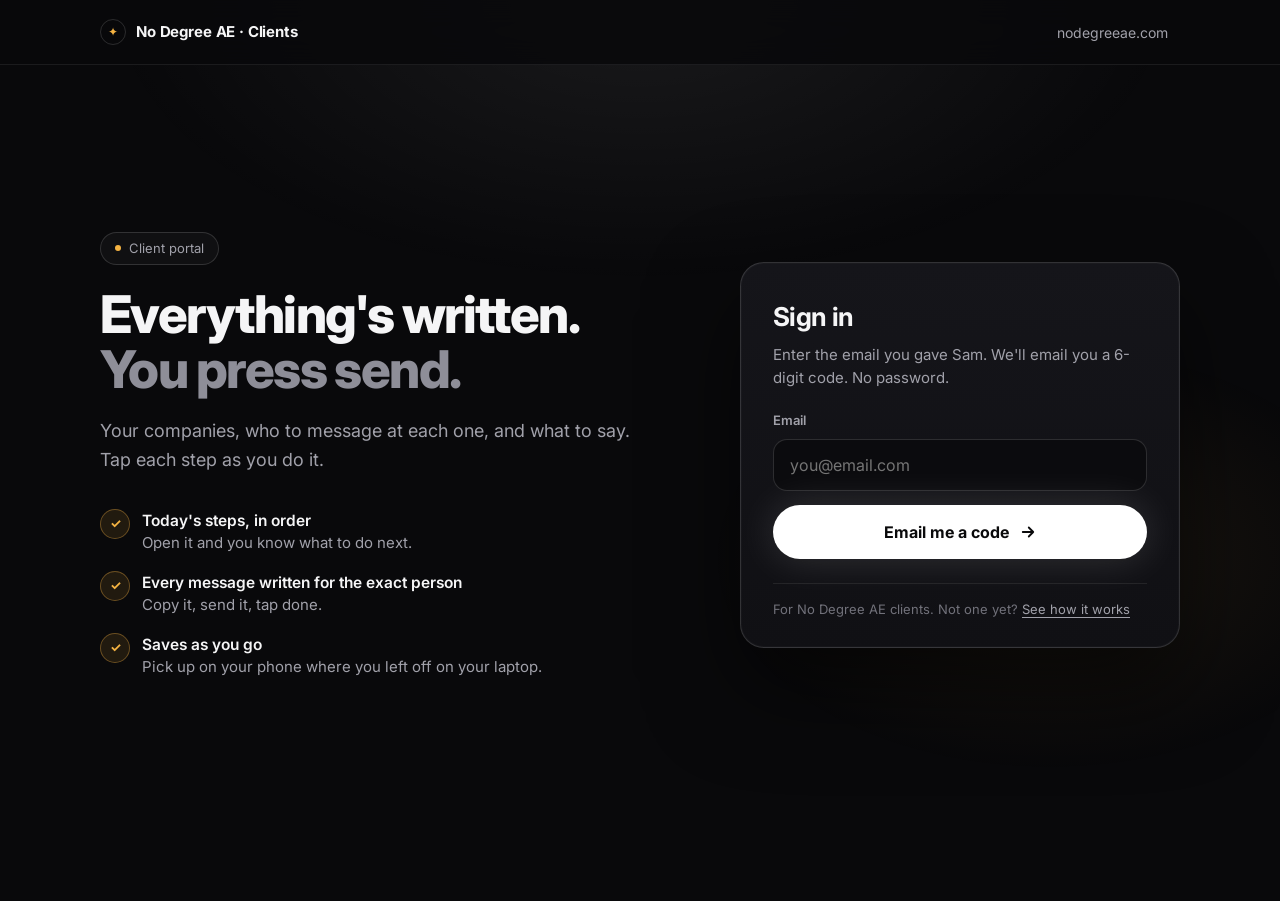
<file: portal/hq.html>
<!doctype html>
<html lang="en">
<head>
<meta charset="utf-8">
<meta name="viewport" content="width=device-width, initial-scale=1, viewport-fit=cover">
<meta name="theme-color" content="#09090B">
<meta name="robots" content="noindex, nofollow">
<meta name="referrer" content="no-referrer">
<title>Clients · No Degree AE</title>
<link rel="preconnect" href="https://fonts.googleapis.com">
<link rel="stylesheet" href="https://fonts.googleapis.com/css2?family=Inter:wght@400;500;600;700;800&display=swap">
<link rel="stylesheet" href="/portal/portal.css?v=3">
</head>
<body>
<div class="top">
  <div class="wrap wide">
    <div class="bar1">
      <div class="brand"><i></i>No Degree AE · Clients</div>
      <div class="whose"><span id="sum"></span> <button class="b sm" id="refresh" hidden>Refresh</button></div>
    </div>
  </div>
</div>
<main><div class="wrap wide" id="view"><div class="center"><p>Loading…</p></div></div></main>
<div class="wrap wide acct" id="acct" hidden></div>

<script src="/portal/supabase.js?v=2.119.0"></script>
<script src="/portal/lib.js?v=4"></script>
<script src="/portal/sb.js?v=4"></script>
<script>
(function () {
  'use strict';
  var esc = PQ.esc, HDR = {};
  var CLIENTS = [], NOW = Date.now(), OPEN = {}, ARMED = null, FORM = { text: '', target: '', reset: false, msg: '', name: '', email: '' };
  var view = document.getElementById('view');

  function fail(t, s) { view.innerHTML = '<div class="center"><h2>' + esc(t) + '</h2><p>' + esc(s) + '</p></div>'; }
  function link() { return location.origin + '/portal/'; }
  function load(quiet) {
    return PQ.api({ op: 'admin.list' }, HDR).then(function (r) {
      if (r.status === 401) return PQ.start(begin);
      if (r.status === 404) return fail('Nothing here', 'This page is for Sam.');
      if (r.status !== 200) { if (!quiet) fail('Couldn\'t load', 'Something went wrong. Reload the page.'); return; }
      CLIENTS = r.body.clients; NOW = r.body.now || Date.now();
      document.getElementById('refresh').hidden = false; render();
    }, function () { if (!quiet) fail('You\'re offline', 'Check your connection and reload.'); });
  }

  function flags(c, tot, t) {
    var s = c.state, f = '';
    if (c.role === 'admin') f += '<span class="flag good">You · test page</span>';
    if (!c.queue.companies.length) return f + '<span class="flag gold">No list loaded yet</span>';
    if (tot.interviews) f += '<span class="flag good">' + PQ.plural(tot.interviews, 'interview') + '</span>';
    if ((s.reqs || []).length) f += '<span class="flag gold">' + s.reqs.length + ' to check</span>';
    var started = c.queue.companies.filter(function (co) { return co.items.some(function (i) { return PQ.st(s, i.id).done; }); }).map(function (co) { return co.n; });
    var noMgr = PQ.merge(c.queue, s).companies.filter(function (co) { return !co.mgr && started.indexOf(co.n) >= 0; }).length;
    if (noMgr) f += '<span class="flag gold">' + noMgr + ' started, no manager</span>';
    if (!s.firstSeen) f += '<span class="flag">Hasn\'t opened it</span>';
    else if (!s.lastTap) f += '<span class="flag">Opened, no taps</span>';
    else if (NOW - s.lastTap > 2 * 864e5) f += '<span class="flag">Quiet ' + Math.floor((NOW - s.lastTap) / 864e5) + ' days</span>';
    if (t.past || (PQ.tomorrow(c.queue, s).empty && t.d >= PQ.lastDay(c.queue))) f += '<span class="flag">Needs companies</span>';
    return f;
  }
  function row(c) {
    var s = c.state, q = PQ.merge(c.queue, s), t = PQ.today(q, s), tot = PQ.totals(q, s), act = PQ.activity(s, 7, NOW), max = Math.max.apply(null, act.map(function (d) { return d.n; }).concat([1]));
    var h = '<div class="row" id="row-' + c.key + '">';
    h += '<div class="row-top"><div><b>' + esc(c.name) + '</b>' + flags(c, tot, t) + '</div><span>' + esc(c.label || '') + '</span></div>';
    h += '<p class="foot" style="margin-top:4px">Signs in with ' + esc(c.email) + '</p>';
    if (!c.queue.companies.length && c.role === 'admin') return h + '<p class="foot">Your own test page. It has no list loaded, so there\'s nothing to try yet.</p></div>';
    if (!c.queue.companies.length) return h + '<p class="foot">They can sign in now and will see "Your list is being built" until a list is loaded.</p>' +
      '<div class="acts"><button class="b sm" data-act="copylink" data-key="' + c.key + '">Copy the sign-in link</button>' +
      (c.role === 'admin' ? '' : '<button class="undo" data-act="del" data-key="' + c.key + '">' + (ARMED === c.key ? 'Tap again to delete ' + esc(c.name) : 'Delete') + '</button>') + '</div></div>';
    h += '<p class="foot" style="margin-top:4px">Day ' + (t.d + 1) + ' · last tap ' + PQ.rel(s.lastTap, NOW) + ' · last opened ' + PQ.rel(s.lastSeen, NOW) + ' · ' + tot.started + ' of ' + tot.companies + ' companies started</p>';
    h += '<div class="nums"><div><b>' + t.done + '/' + t.total + '</b><span>Today</span></div><div><b>' + tot.sent + '</b><span>Steps done</span></div><div><b>' + tot.accepted + '</b><span>Accepted</span></div><div><b>' + tot.replies + '</b><span>Replies</span></div>' +
         '<div><b>' + tot.repCalls + '</b><span>Rep calls</span></div><div><b>' + tot.referrals + '</b><span>Referrals</span></div><div><b>' + tot.meetings + '</b><span>Mgr meetings</span></div><div class="' + (tot.interviews ? 'hot' : '') + '"><b>' + tot.interviews + '</b><span>Interviews</span></div></div>';
    if ((s.reqs || []).length) {
      h += '<div class="plain gold reqs"><h3>' + esc(PQ.first(c.name)) + ' found companies. Check them before they go in.</h3>' + s.reqs.map(function (r) {
        return '<div class="msg">' + esc(r.text) + '</div><div class="acts"><button class="b sm" data-act="reqdone" data-key="' + c.key + '" data-id="' + esc(r.id) + '">Handled</button><span class="lab">sent ' + PQ.rel(r.t, NOW) + '</span></div>';
      }).join('') + '<p class="lab" style="margin-top:8px">Add the good ones to their queue file (mark them yours), list the rest under cut with the reason, then update the client below.</p></div>';
    }
    h += '<div class="spark" title="Taps per day, last 7 days">' + act.map(function (d) { return '<div><i class="' + (d.n ? '' : 'z') + '" style="height:' + (d.n ? Math.max(12, Math.round(100 * d.n / max)) : 6) + '%"></i><span>' + d.label + (d.n ? ' ' + d.n : '') + '</span></div>'; }).join('') + '</div>';
    var cos = q.companies.map(function (co) {
      var items = co.items.filter(function (i) { return i.kind !== 'prep'; }), d = items.filter(function (i) { return PQ.st(s, i.id).done; }).length;
      var mg = co.mgr ? esc(co.mgr.name) + (co.mgr.fromRep ? ' (from a rep)' : '') : '<span style="color:var(--bad)">no manager yet</span>';
      return '<div><div>' + co.n + '. ' + esc(co.name) + (PQ.interview(s, co) ? '<span class="iv">Interview</span>' : '') + ' <span class="lab">· ' + mg + '</span></div><span>' + d + '/' + items.length + '</span></div>';
    }).join('');
    var log = (s.log || []).slice(-15).reverse().map(function (e) {
      var d = new Date(e.t); return '<div>' + d.toLocaleDateString([], { weekday: 'short' }) + ' ' + d.toLocaleTimeString([], { hour: 'numeric', minute: '2-digit' }) + ' · <b>' + esc(PQ.describe(q, e)) + '</b></div>';
    }).join('') || '<div>No taps yet.</div>';
    h += '<details class="box" data-k="d' + c.key + '"' + (OPEN['d' + c.key] ? ' open' : '') + ' style="background:var(--bg2)"><summary>Companies and recent taps <span class="r">' + (s.log || []).length + ' taps total</span></summary>' +
         '<div class="colist">' + cos + '</div><div class="log">' + log + '</div></details>';
    h += '<div class="acts"><button class="b sm" data-act="copylink" data-key="' + c.key + '">Copy the sign-in link</button>' +
         '<a class="b sm" href="/portal/#ro=' + c.key + '" target="_blank" rel="noopener">See their page (read-only)</a>' +
         (c.role === 'admin' ? '' : '<button class="undo" data-act="del" data-key="' + c.key + '">' + (ARMED === c.key ? 'Tap again to delete ' + esc(c.name) + ' and all their progress' : 'Delete') + '</button>') + '</div>';
    return h + '</div>';
  }
  function form() {
    var opts = '<option value="">New client</option>' + CLIENTS.map(function (c) { return '<option value="' + c.key + '"' + (FORM.target === c.key ? ' selected' : '') + '>Update ' + esc(c.name) + '</option>'; }).join('');
    return '<details class="box" data-k="form"' + (OPEN.form ? ' open' : '') + ' style="margin-top:24px"><summary>Add or update a client <span class="r">name + email</span></summary>' +
      '<label class="field">Who <select id="f-target" style="margin-left:6px;background:var(--bg2);border:1px solid var(--line2);border-radius:8px;padding:4px 8px">' + opts + '</select></label>' +
      '<label class="field">First name<input class="txt" id="f-name" maxlength="60" autocomplete="off" placeholder="' + (FORM.target ? 'Leave blank to keep it' : 'First name') + '" value="' + esc(FORM.name) + '"></label>' +
      '<label class="field">The email they\'ll sign in with<input class="txt" id="f-email" type="email" autocapitalize="off" autocomplete="off" spellcheck="false" placeholder="' + (FORM.target ? 'Leave blank to keep it' : 'name@email.com') + '" value="' + esc(FORM.email) + '"></label>' +
      '<label class="field">Queue file contents (optional, Claude loads this)<textarea id="f-text" spellcheck="false" placeholder=\'{"name":"...","label":"...","queue":{...}}\'>' + esc(FORM.text) + '</textarea></label>' +
      '<label class="field"><input type="checkbox" id="f-reset"' + (FORM.reset ? ' checked' : '') + '> Wipe their progress (only when starting someone over)</label>' +
      '<div class="acts"><button class="b primary" data-act="save">Save</button><span class="lab" id="f-msg">' + esc(FORM.msg) + '</span></div></details>';
  }
  function render() {
    var tapped = 0, iv = 0, today = PQ.localDate(new Date(NOW));
    var real = CLIENTS.filter(function (c) { return c.role !== 'admin'; }); // Sam's own test page doesn't count
    real.forEach(function (c) { if (c.state.lastTap && PQ.localDate(new Date(c.state.lastTap)) === today) tapped++; iv += PQ.totals(c.queue, c.state).interviews; });
    document.getElementById('sum').textContent = PQ.plural(real.length, 'client') + ' · ' + tapped + ' tapped today · ' + PQ.plural(iv, 'interview');
    view.innerHTML = (CLIENTS.length ? CLIENTS.map(row).join('') : '<div class="center"><h2>No clients yet</h2><p>Add one below.</p></div>') + form();
  }
  function c0(key) { return CLIENTS.filter(function (x) { return x.key === key; })[0]; }
  function put(obj, key, reset) {
    var body = { op: 'admin.put' }; ['name', 'label', 'queue', 'email'].forEach(function (k) { if (obj[k] !== undefined && obj[k] !== '') body[k] = obj[k]; });
    if (key) body.key = key; if (reset) body.resetState = true;
    return PQ.api(body, HDR);
  }
  window.PORTAL = { put: put, list: function () { return CLIENTS; }, reload: load }; // lets the queue be loaded by script as well as by paste

  view.addEventListener('toggle', function (e) { var k = e.target.getAttribute && e.target.getAttribute('data-k'); if (k) OPEN[k] = e.target.open; }, true);
  view.addEventListener('input', function (e) { if (e.target.id === 'f-text') FORM.text = e.target.value; if (e.target.id === 'f-name') FORM.name = e.target.value; if (e.target.id === 'f-email') FORM.email = e.target.value; if (e.target.id === 'f-reset') FORM.reset = e.target.checked; });
  view.addEventListener('change', function (e) { if (e.target.id === 'f-target') { FORM.target = e.target.value; render(); } if (e.target.id === 'f-reset') FORM.reset = e.target.checked; });
  view.addEventListener('click', function (e) {
    var b = e.target.closest('[data-act]'); if (!b) return;
    var act = b.getAttribute('data-act'), key = b.getAttribute('data-key');
    var c = CLIENTS.filter(function (x) { return x.key === key; })[0];
    if (act === 'copylink') { PQ.copy(link(), b); return; }
    if (act === 'reqdone') { PQ.api({ op: 'admin.reqs', key: key, done: [b.getAttribute('data-id')] }, HDR).then(function () { load(); }); return; }
    if (act === 'del') {
      if (ARMED !== key) { ARMED = key; render(); return; }
      ARMED = null; PQ.api({ op: 'admin.del', key: key }, HDR).then(function () { load(); }); return;
    }
    if (act === 'save') {
      var obj = {}, file = null, nm = FORM.name.trim(), em = FORM.email.trim().toLowerCase();
      if (FORM.text.trim()) {
        try { file = JSON.parse(FORM.text); } catch (err) { FORM.msg = 'That isn\'t valid JSON.'; render(); return; }
        if (!file || !file.queue) { FORM.msg = 'The queue file needs a queue.'; render(); return; }
        obj.queue = file.queue; if (file.label !== undefined) obj.label = file.label; if (file.name) obj.name = file.name;
      }
      if (nm) obj.name = nm; if (em) obj.email = em;
      if (!FORM.target && !obj.name) { FORM.msg = 'Needs their first name.'; render(); return; }
      if (!FORM.target && !obj.email) { FORM.msg = 'Needs the email they\'ll sign in with.'; render(); return; }
      if (em && !/^[^\s@]+@[^\s@]+\.[^\s@]+$/.test(em)) { FORM.msg = 'That doesn\'t look like an email.'; render(); return; }
      if (FORM.target && !obj.name && !obj.email && !obj.queue && !FORM.reset) { FORM.msg = 'Nothing to change.'; render(); return; }
      var shown = obj.name || (c0(FORM.target) || {}).name || 'them';
      FORM.msg = 'Saving…'; render();
      put(obj, FORM.target || null, FORM.reset).then(function (r) {
        if (r.status !== 200) { FORM.msg = r.body.error === 'email_in_use' ? 'Not saved: that email is already on the list.' : 'Not saved: ' + (r.body.error || r.status); render(); return; }
        FORM = { text: '', target: '', reset: false, name: '', email: '', msg: (r.body.created ? 'Added ' : 'Updated ') + shown + '.' + (r.body.created ? ' They can sign in at nodegreeae.com/portal with that email.' : '') }; load();
      }, function () { FORM.msg = 'Offline. Not saved.'; render(); });
    }
  });
  document.getElementById('refresh').addEventListener('click', function () { load(); });
  function begin(me) { if (me.role !== 'admin') return fail('Nothing here', 'This page is for Sam.'); load(); }
  setInterval(function () { if (!document.hidden && !OPEN.form && PQ.me() && PQ.me().role === 'admin') load(true); }, 60000);
  PQ.start(begin);
})();
</script>
</body>
</html>
</file>
<file: portal/portal.css>
/* Client portal + dashboard. Same look as nodegreeae.com (Inter, near-black, gold). */
:root{
  --bg:#09090B; --bg2:#0E0E11; --panel:#121216; --panel2:#1C1C22;
  --line:rgba(255,255,255,.08); --line2:rgba(255,255,255,.14);
  --fg:#F5F5F6; --muted:#A1A1AA; --dim:#71717A;
  --gold:#F5B342; --gold2:#FFCB6B; --gold-ink:#140F05; --ok:#6FCF97; --bad:#F2A27C;
  --display:Inter,ui-sans-serif,system-ui,-apple-system,"Segoe UI",sans-serif;
  --body:Inter,ui-sans-serif,system-ui,-apple-system,"Segoe UI",sans-serif;
  color-scheme:dark;
}
*{box-sizing:border-box}
body{margin:0;background:var(--bg);color:var(--fg);font-family:var(--body);font-size:16px;line-height:1.5;-webkit-font-smoothing:antialiased}
button,textarea,input{font:inherit;color:inherit}
button{cursor:pointer}
a{color:inherit}
.wrap{max-width:560px;margin:0 auto;padding:0 16px}
.wide{max-width:860px}
h1,h2,h3{font-family:var(--display);letter-spacing:-.025em;margin:0;font-weight:700}
p{margin:0}
[hidden]{display:none!important}

.top{position:sticky;top:0;z-index:5;background:rgba(9,9,11,.86);backdrop-filter:blur(14px);-webkit-backdrop-filter:blur(14px);border-bottom:1px solid var(--line)}
.top .wrap{padding-top:12px;padding-bottom:12px}
.bar1{display:flex;align-items:center;justify-content:space-between;gap:12px}
.brand{font-weight:700;font-size:15px;letter-spacing:-.01em;display:flex;align-items:center;gap:10px;white-space:nowrap}
.brand i{width:26px;height:26px;border-radius:50%;border:1px solid var(--line2);display:grid;place-items:center;font-style:normal;font-size:12px;color:var(--gold);flex:none}
.brand i::before{content:"\2726"}
.whose{font-size:13px;color:var(--muted);text-align:right}
.save{font-size:12px;color:var(--dim);margin-left:8px;white-space:nowrap}
.save.bad{color:var(--bad)}
.tabs{display:grid;grid-template-columns:repeat(2,1fr);background:var(--panel);border:1px solid var(--line);border-radius:999px;padding:3px;margin-top:10px}
.tabs button{border:0;background:transparent;font-size:13.5px;font-weight:600;color:var(--muted);padding:7px 8px;border-radius:999px}
.tabs button[aria-selected="true"]{background:var(--gold);color:var(--gold-ink)}
.prog{margin-top:12px}
.prog-row{display:flex;align-items:baseline;justify-content:space-between;gap:12px}
.prog-row b{font-family:var(--display);font-size:22px;font-weight:700;font-variant-numeric:tabular-nums;white-space:nowrap}
.prog-row span{font-size:13px;color:var(--muted);text-align:right}
.track{height:6px;border-radius:99px;background:var(--panel2);margin-top:8px;overflow:hidden}
.track i{display:block;height:100%;width:0;background:var(--gold);border-radius:99px;transition:width .25s ease}
.banner{background:#2A1D12;border-bottom:1px solid rgba(242,162,124,.35);color:#F6C7AE;font-size:13.5px;padding:9px 16px;text-align:center}
.banner button{margin-left:8px;border:1px solid rgba(242,162,124,.5);background:transparent;border-radius:99px;font-size:12.5px;font-weight:700;padding:3px 10px}
.banner.info{background:var(--bg2);border-color:var(--line);color:var(--muted)}

main{padding:20px 0 72px}
.stats{display:grid;grid-template-columns:repeat(4,1fr);gap:8px;margin-bottom:16px}
.stat{background:var(--panel);border:1px solid var(--line);border-radius:14px;padding:10px 10px 9px}
.stat b{display:block;font-family:var(--display);font-size:21px;font-variant-numeric:tabular-nums;line-height:1.1}
.stat span{font-size:11.5px;color:var(--muted)}
.stat.hot{border-color:rgba(245,179,66,.5)} .stat.hot b{color:var(--gold2)}

.sec{margin-top:28px}
.sec > h2{font-size:19px;font-weight:700}
.sec > .sub{font-size:13.5px;color:var(--muted);margin-top:2px}
.co{margin-top:26px}
.co-head{display:flex;align-items:baseline;justify-content:space-between;gap:10px}
.co-head h2{font-size:22px;font-weight:700}
.score{font-family:var(--body);font-size:12px;font-weight:700;color:var(--gold2);border:1px solid rgba(245,179,66,.35);border-radius:99px;padding:1px 7px;margin-left:8px;vertical-align:middle;letter-spacing:0}
.iv{font-family:var(--body);font-size:11px;font-weight:800;letter-spacing:.08em;text-transform:uppercase;color:var(--gold-ink);background:var(--gold);border-radius:99px;padding:2px 8px;margin-left:8px;vertical-align:middle}
.count{font-size:13px;color:var(--muted);font-variant-numeric:tabular-nums;white-space:nowrap}
.co-meta{font-size:13px;color:var(--muted);margin-top:2px}
.co-why{font-size:14px;opacity:.88;margin-top:8px}
.links{display:flex;flex-wrap:wrap;gap:6px 14px;margin-top:8px;font-size:13.5px}
.links a{color:var(--gold2);text-underline-offset:3px}

.card{background:var(--panel);border:1px solid var(--line);border-radius:16px;padding:14px;margin-top:10px}
.card.done{border-color:rgba(111,207,151,.28)}
.card-top{display:flex;align-items:flex-start;justify-content:space-between;gap:10px}
.chips{display:flex;align-items:center;gap:8px;flex-wrap:wrap}
.chip{font-size:10.5px;letter-spacing:.1em;text-transform:uppercase;font-weight:700;color:var(--gold);border:1px solid rgba(245,179,66,.35);border-radius:99px;padding:2px 8px;white-space:nowrap}
.chip.mgr{color:var(--fg);border-color:var(--line2)}
.chip.soft{color:var(--muted);border-color:var(--line2)}
.coname{font-size:12.5px;color:var(--muted);font-weight:600}
.who{font-weight:700;font-size:16px;margin-top:8px}
.role{font-size:13.5px;color:var(--muted);margin-top:1px}
.do{font-size:14.5px;margin-top:10px}
.do b{color:var(--gold2);font-weight:700}
.msg{background:var(--bg2);border:1px solid var(--line);border-radius:12px;padding:12px;margin-top:10px;font-size:14.5px;white-space:pre-wrap;overflow-wrap:anywhere}
.msg .subj{display:block;color:var(--muted);font-size:13px;margin-bottom:8px;white-space:normal}
.msg mark{background:rgba(245,179,66,.18);color:var(--gold2);border-radius:4px;padding:0 3px}
.fill{font-size:12.5px;color:var(--gold2);margin-top:6px}
.acts{display:flex;flex-wrap:wrap;gap:8px;margin-top:12px;align-items:center}
.b{display:inline-flex;align-items:center;justify-content:center;min-height:42px;padding:0 14px;border-radius:999px;border:1px solid var(--line2);background:transparent;font-size:14px;font-weight:600;text-decoration:none}
.b:hover{border-color:rgba(255,255,255,.3)}
.b.primary{background:var(--gold);border-color:transparent;color:var(--gold-ink);font-weight:700}
.b.primary:hover{background:var(--gold2)}
.b.sm{min-height:34px;padding:0 12px;font-size:13px}
.b:focus-visible,summary:focus-visible,.tabs button:focus-visible,a:focus-visible{outline:2px solid var(--gold);outline-offset:2px}
.tick{display:inline-flex;align-items:center;gap:6px;color:var(--ok);font-size:13.5px;font-weight:700;white-space:nowrap}
.undo{border:0;background:transparent;color:var(--dim);font-size:12.5px;text-decoration:underline;padding:6px 4px}
.next{border-top:1px dashed var(--line2);margin-top:14px;padding-top:12px}
.lab{font-size:13px;color:var(--muted)}
.wrow{display:flex;align-items:center;justify-content:space-between;gap:10px;background:var(--panel);border:1px solid var(--line);border-radius:14px;padding:10px 12px;margin-top:8px}
.wrow .n{font-weight:700;font-size:14.5px}
.wrow .s{font-size:12.5px;color:var(--muted)}
.ro [data-act]:not([data-act="copy"]){opacity:.4;pointer-events:none}

details.box{background:var(--panel);border:1px solid var(--line);border-radius:16px;padding:14px;margin-top:10px}
details.box > summary{cursor:pointer;font-weight:700;list-style:none;display:flex;justify-content:space-between;gap:10px;align-items:center}
details.box > summary::-webkit-details-marker{display:none}
details.box > summary .r{font-size:13px;color:var(--muted);font-weight:500;white-space:nowrap}
details.box[open] > summary{margin-bottom:4px}
details.co-acc > summary .nm{font-family:var(--display);font-size:18px;letter-spacing:-.01em}
.tier{margin-top:30px}
.tier h2{font-size:13px;letter-spacing:.14em;text-transform:uppercase;color:var(--gold);font-family:var(--body);font-weight:700}
.tier p{font-size:14px;color:var(--muted);margin-top:4px}
.plain{background:var(--panel);border:1px solid var(--line);border-radius:16px;padding:14px;font-size:14.5px;margin-top:10px}
.plain h3{font-size:16px;margin-bottom:6px}
.plain p + p{margin-top:8px}
.plain.gold{border-color:rgba(245,179,66,.45)}
.locked{margin-top:30px;border:1px dashed var(--line2);border-radius:16px;padding:16px;color:var(--muted);font-size:14.5px}
.locked h3{font-size:16px;color:var(--fg);margin-bottom:6px}
.center{text-align:center;padding:56px 8px;color:var(--muted)}
.center h2{color:var(--fg);font-size:22px;margin-bottom:8px}

/* dashboard */
.row{background:var(--panel);border:1px solid var(--line);border-radius:16px;padding:14px;margin-top:12px}
.row-top{display:flex;justify-content:space-between;align-items:baseline;gap:10px;flex-wrap:wrap}
.row-top b{font-size:18px;font-family:var(--display)}
.row-top span{font-size:13px;color:var(--muted)}
.flag{font-size:11px;font-weight:800;letter-spacing:.06em;text-transform:uppercase;border-radius:99px;padding:2px 8px;margin-left:8px;vertical-align:middle;border:1px solid rgba(242,162,124,.5);color:var(--bad)}
.flag.good{border-color:rgba(111,207,151,.4);color:var(--ok)}
.nums{display:grid;grid-template-columns:repeat(4,1fr);gap:6px;margin-top:10px}
.nums div{background:var(--bg2);border-radius:10px;padding:8px}
.nums b{display:block;font-family:var(--display);font-size:18px;font-variant-numeric:tabular-nums}
.nums span{font-size:11.5px;color:var(--muted)}
.nums .hot b{color:var(--gold2)}
@media (min-width:700px){.nums{grid-template-columns:repeat(8,1fr)}}
.spark{display:flex;align-items:flex-end;gap:6px;height:44px;margin-top:12px}
.spark div{flex:1;display:flex;flex-direction:column;align-items:center;justify-content:flex-end;gap:3px;height:100%}
.spark i{display:block;width:100%;max-width:26px;border-radius:4px 4px 2px 2px;background:var(--gold);min-height:2px}
.spark i.z{background:var(--panel2)}
.spark span{font-size:10.5px;color:var(--dim)}
.foot{font-size:13px;color:var(--muted);margin-top:10px}
.log{font-size:13px;color:var(--muted);margin-top:8px;display:grid;gap:4px}
.log b{color:var(--fg);font-weight:600}
.colist{display:grid;gap:4px;margin-top:8px;font-size:13.5px}
.colist div{display:flex;justify-content:space-between;gap:10px}
.colist span{color:var(--muted);font-variant-numeric:tabular-nums}
textarea{width:100%;min-height:120px;background:var(--bg2);border:1px solid var(--line2);border-radius:12px;padding:10px;font-family:ui-monospace,Menlo,monospace;font-size:12.5px}
.field{display:block;font-size:13px;color:var(--muted);margin-top:10px}
textarea.plaintext{font-family:var(--body);font-size:16px;min-height:96px;margin-top:10px}
input.txt{display:block;width:100%;background:var(--bg2);border:1px solid var(--line2);border-radius:12px;padding:10px 12px;font-size:16px;margin-top:8px}
input.txt:focus-visible,textarea:focus-visible{outline:2px solid var(--gold);outline-offset:1px}
.mgrbox{background:var(--panel);border:1px solid var(--line);border-radius:16px;padding:12px 14px;margin-top:10px;font-size:14.5px}
.mgrbox.none{border-color:rgba(245,179,66,.45)}
.mgrbox .tick{font-size:12.5px}
details.addrep{background:transparent;border-style:dashed}
details.addrep > summary{font-weight:600;font-size:14.5px}
.score.yours{color:var(--muted);border-color:var(--line2)}
.flag.gold{border-color:rgba(245,179,66,.55);color:var(--gold2)}
.linkbox{font-family:ui-monospace,Menlo,monospace;font-size:12px;background:var(--bg2);border:1px solid var(--line);border-radius:10px;padding:8px;margin-top:8px;overflow-wrap:anywhere;color:var(--muted)}
@media (prefers-reduced-motion:reduce){.track i{transition:none}}


/* ================= portal v3: sign-in page, account line, test bar, desktop layout ================= */
.acct{font-size:12.5px;color:var(--dim);text-align:center;padding-top:8px;padding-bottom:calc(28px + env(safe-area-inset-bottom,0px));overflow-wrap:anywhere}
.acct a{color:var(--muted);text-underline-offset:3px}
.tbar{background:var(--bg2);border-bottom:1px solid var(--line);font-size:12.5px;color:var(--muted);padding:8px 16px;display:flex;flex-wrap:wrap;gap:6px 10px;align-items:center;justify-content:center;text-align:center}
.tbar button{border:1px solid var(--line2);background:transparent;border-radius:999px;color:var(--fg);font:inherit;padding:5px 12px;cursor:pointer}
.navlink{font-size:14px;color:var(--muted);text-decoration:none;padding:6px 12px;border-radius:8px;white-space:nowrap}
.navlink:hover{color:var(--fg);background:rgba(255,255,255,.05)}
[hidden]{display:none!important}

/* ---- signed out: the sign-in page ---- */
body.signed-out{min-height:100vh}
body.signed-out::before{content:"";position:fixed;inset:0;pointer-events:none;z-index:0;
  background:radial-gradient(60% 45% at 50% 0%,rgba(255,255,255,.07),transparent 70%),radial-gradient(38% 34% at 82% 62%,rgba(245,179,66,.08),transparent 70%)}
.signed-out .top,.signed-out main{position:relative;z-index:1}
.signed-out .top{position:sticky}
.signed-out .top .wrap{max-width:1120px;padding:0 20px;height:64px;display:flex;align-items:center}
.signed-out .bar1{width:100%}
.signed-out .whose{display:none}
.signed-out main{padding:0 0 56px}
.signed-out main .wrap{max-width:1120px;padding:0 20px}
.auth{display:grid;grid-template-columns:minmax(0,1fr) 440px;grid-template-areas:"copy card" "list card";column-gap:80px;align-content:center;min-height:calc(100vh - 64px - 56px);padding:40px 0}
.auth-copy{grid-area:copy;align-self:end}
.auth-list{grid-area:list;align-self:start}
.auth-card{grid-area:card;align-self:center}
.pill{display:inline-flex;align-items:center;gap:8px;border:1px solid var(--line2);background:rgba(255,255,255,.03);border-radius:999px;padding:6px 14px;font-size:13px;color:var(--muted)}
.pill::before{content:"";width:6px;height:6px;border-radius:50%;background:var(--gold)}
.auth-copy h1{font-size:clamp(34px,4.1vw,52px);font-weight:800;letter-spacing:-.03em;line-height:1.06;margin-top:22px}
.auth-copy h1 span{display:block;color:#8E8E98}
.auth-copy .sub{color:var(--muted);font-size:18px;line-height:1.6;margin-top:20px;max-width:540px}
.auth-list{list-style:none;margin:34px 0 0;padding:0;display:grid;gap:16px;max-width:540px}
.auth-list li{display:grid;grid-template-columns:28px 1fr;gap:14px;align-items:start;font-size:15px;line-height:1.5;color:var(--muted)}
.auth-list li::before{content:"\2713";width:28px;height:28px;border-radius:50%;display:grid;place-items:center;font-size:13px;font-weight:700;color:var(--gold);border:1px solid rgba(245,179,66,.35);background:rgba(245,179,66,.10)}
.auth-list b{display:block;color:var(--fg);font-weight:600;font-size:15.5px}
.auth-card{background:linear-gradient(180deg,#15151A,#101014);border:1px solid var(--line2);border-radius:24px;padding:34px 32px 28px;box-shadow:0 40px 90px rgba(0,0,0,.55),0 0 0 1px rgba(255,255,255,.02) inset}
.auth-card h2{font-size:26px;font-weight:700}
.auth-card .lead{color:var(--muted);font-size:15px;margin-top:8px}
.auth-card .lead b{color:var(--fg);font-weight:600;overflow-wrap:anywhere}
.auth-card form{margin-top:22px}
.auth-card label{display:block;font-size:13px;font-weight:600;color:var(--muted);margin-bottom:8px}
.auth-card input.txt{margin-top:0;min-height:52px;border-radius:14px;padding:12px 16px;background:#0B0B0E}
.auth-card input.code{text-align:center;font-size:26px;letter-spacing:.32em;font-weight:700;font-variant-numeric:tabular-nums}
.auth-card input.code::placeholder{letter-spacing:.2em;color:var(--dim);font-weight:500}
.auth-card .go{display:flex;align-items:center;justify-content:center;gap:10px;width:100%;min-height:54px;margin-top:14px;border:0;border-radius:999px;background:#fff;color:#0A0A0B;font-size:16px;font-weight:700;box-shadow:0 0 40px rgba(255,255,255,.14);transition:transform .15s ease}
.auth-card .go:hover{transform:translateY(-1px)}
.auth-card .go[disabled]{opacity:.6;transform:none}
.auth-card .go svg{width:18px;height:18px}
.auth-card .go:focus-visible{outline:2px solid var(--gold);outline-offset:3px}
.auth-card .alt{display:flex;flex-wrap:wrap;gap:4px 18px;justify-content:center;margin-top:14px}
.lg-msg{margin-top:16px;color:var(--bad);font-size:14px;background:rgba(242,162,124,.08);border:1px solid rgba(242,162,124,.3);border-radius:12px;padding:10px 12px}
.auth-card .fine{border-top:1px solid var(--line);margin-top:24px;padding-top:16px;font-size:13px;color:var(--dim)}
.auth-card .fine a{color:var(--muted);text-underline-offset:3px}
.signed-out .center{max-width:440px;margin:72px auto 0;background:linear-gradient(180deg,#15151A,#101014);border:1px solid var(--line2);border-radius:24px;padding:36px 28px}
@media (max-width:900px){
  .auth{grid-template-columns:minmax(0,1fr);grid-template-areas:"copy" "card" "list";row-gap:26px;min-height:0;padding:28px 0 8px}
  .auth-copy{align-self:auto}
  .auth-copy .sub{display:none}
  .auth-copy h1{margin-top:16px}
  .auth-card{padding:26px 20px 22px;border-radius:20px}
  .auth-list{margin-top:6px}
}

/* ---- signed in, on a laptop: sidebar + wide content instead of a phone column ---- */
@media (min-width:1024px){
  body:not(.signed-out){padding-left:300px}
  body:not(.signed-out) .top{position:fixed;left:0;top:0;bottom:0;width:300px;border-bottom:0;border-right:1px solid var(--line);background:var(--bg2);-webkit-backdrop-filter:none;backdrop-filter:none;overflow-y:auto}
  body:not(.signed-out) .top .wrap{max-width:none;padding:26px 22px 120px}
  body:not(.signed-out) .bar1{flex-direction:column;align-items:flex-start;gap:22px}
  body:not(.signed-out) .whose{text-align:left;font-size:15px;color:var(--fg);font-weight:600;display:flex;flex-direction:column;gap:8px;align-items:flex-start}
  body:not(.signed-out) .save{margin-left:0;font-weight:500}
  body:not(.signed-out) .tabs{grid-template-columns:1fr;gap:2px;border-radius:16px;padding:5px;margin-top:22px}
  body:not(.signed-out) .tabs button{text-align:left;padding:11px 14px;border-radius:12px;font-size:14.5px}
  body:not(.signed-out) .prog{margin-top:18px;background:var(--panel);border:1px solid var(--line);border-radius:16px;padding:16px}
  body:not(.signed-out) .prog-row{flex-direction:column;align-items:flex-start;gap:2px}
  body:not(.signed-out) .prog-row b{font-size:30px;letter-spacing:-.02em}
  body:not(.signed-out) .prog-row span{text-align:left}
  body:not(.signed-out) .track{margin-top:12px}
  body:not(.signed-out) main{padding:36px 0 96px}
  body:not(.signed-out) main .wrap{max-width:820px;padding:0 36px}
  body:not(.signed-out) main .wrap.wide{max-width:1040px}
  body:not(.signed-out) .acct{position:fixed;left:0;bottom:0;width:300px;max-width:none;margin:0;z-index:6;text-align:left;padding:14px 22px 16px;border-top:1px solid var(--line);background:var(--bg2);line-height:1.7}
  body:not(.signed-out) .stats{gap:12px;margin-bottom:24px}
  body:not(.signed-out) .stat{padding:16px 16px 14px;border-radius:16px}
  body:not(.signed-out) .stat b{font-size:28px}
  body:not(.signed-out) .stat span{font-size:13px}
  body:not(.signed-out) .co-head h2{font-size:26px}
  body:not(.signed-out) .co-why{font-size:15px}
  body:not(.signed-out) .card,body:not(.signed-out) .mgrbox,body:not(.signed-out) details.box,body:not(.signed-out) .plain,body:not(.signed-out) .row{padding:20px;border-radius:18px}
  body:not(.signed-out) .sec > h2{font-size:22px}
  body:not(.signed-out) .center{padding-top:120px}
  body:not(.signed-out) .tbar,body:not(.signed-out) .banner{justify-content:flex-start;text-align:left;padding-left:36px}
}
</file>
